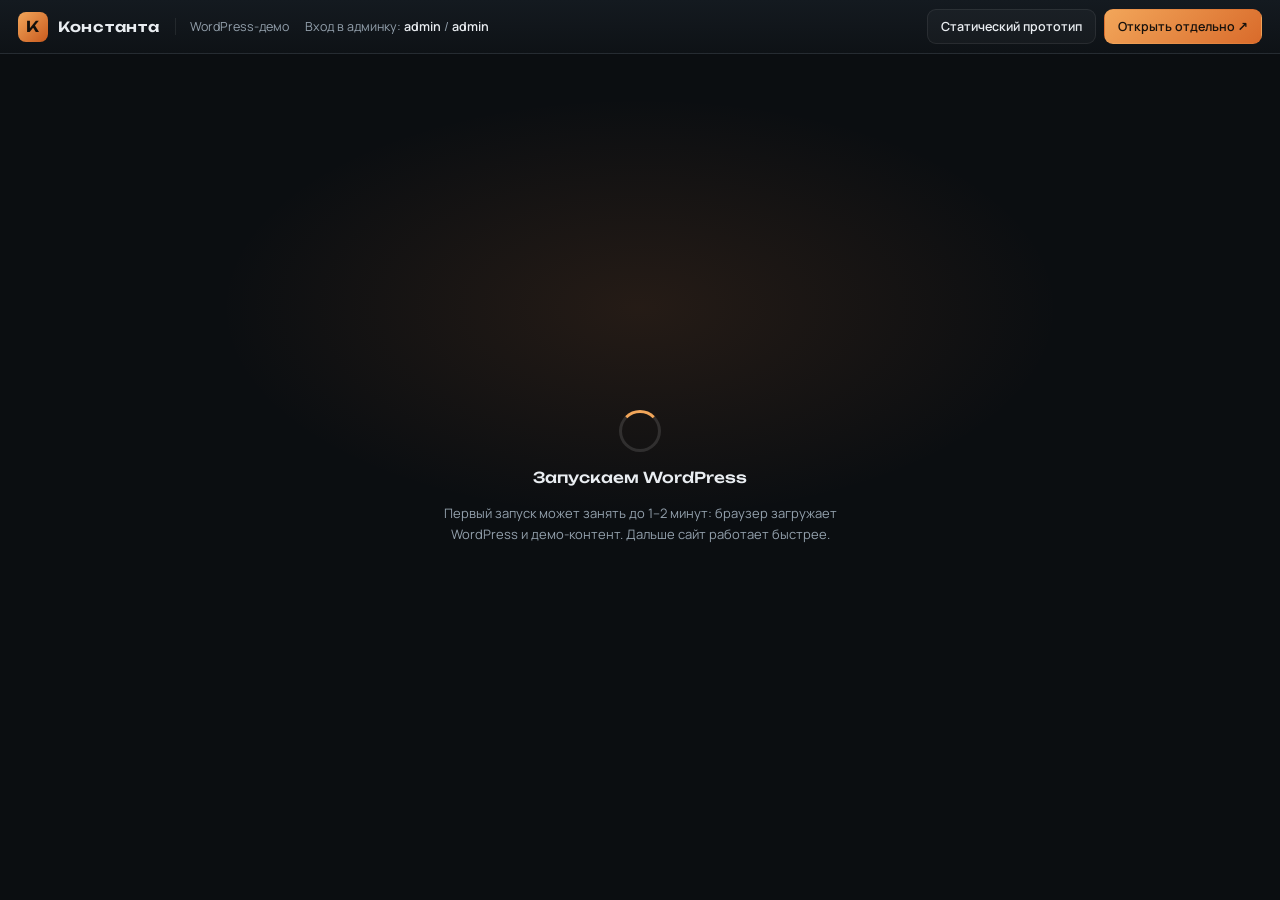
<file: index.html>
<!DOCTYPE html>
<html lang="ru">
<head>
  <meta charset="UTF-8">
  <meta name="viewport" content="width=device-width, initial-scale=1.0">
  <title>Константа — WordPress-демо</title>
  <meta name="description" content="Демонстрационный стенд WordPress-сайта «Константа»: скупка кабеля, провода, арматуры, электрики и металлопроката.">
  <meta name="theme-color" content="#0B0E11">
  <link rel="icon" href="assets/img/favicon.svg" type="image/svg+xml">
  <link rel="preconnect" href="https://fonts.googleapis.com">
  <link rel="preconnect" href="https://fonts.gstatic.com" crossorigin>
  <link href="https://fonts.googleapis.com/css2?family=Manrope:wght@400;500;600;700;800&family=Unbounded:wght@400;500;600&display=swap" rel="stylesheet">
  <style>
    :root {
      --bg: #0B0E11;
      --panel: #12171C;
      --line: rgba(255, 255, 255, .08);
      --text: #E9EDF1;
      --muted: #93A0AC;
      --accent: #E07B39;
      --accent-2: #F2A65A;
    }

    * { box-sizing: border-box; }

    html, body {
      margin: 0;
      height: 100%;
    }

    body {
      display: grid;
      grid-template-rows: auto 1fr;
      height: 100dvh;
      overflow: hidden;
      color: var(--text);
      background: var(--bg);
      font-family: Manrope, "Segoe UI", system-ui, sans-serif;
    }

    .bar {
      display: flex;
      align-items: center;
      gap: 16px;
      min-height: 54px;
      padding: 8px 18px;
      background: linear-gradient(180deg, #141A20, #0E1216);
      border-bottom: 1px solid var(--line);
      z-index: 3;
    }

    .brand {
      display: flex;
      align-items: center;
      gap: 10px;
      color: inherit;
      text-decoration: none;
      font-family: Unbounded, Manrope, sans-serif;
      font-size: 14px;
      font-weight: 600;
      letter-spacing: .05em;
      white-space: nowrap;
    }

    .mark {
      display: grid;
      place-items: center;
      width: 30px;
      height: 30px;
      border-radius: 8px;
      background: linear-gradient(135deg, var(--accent-2), #C85A1E);
      color: #14100C;
      font-family: Unbounded, sans-serif;
      font-size: 15px;
      font-weight: 600;
      line-height: 1;
    }

    .tag {
      padding-left: 14px;
      border-left: 1px solid var(--line);
      color: var(--muted);
      font-size: 12.5px;
      white-space: nowrap;
    }

    .hint {
      color: var(--muted);
      font-size: 12.5px;
      white-space: nowrap;
    }

    .hint b {
      color: var(--text);
      font-weight: 600;
    }

    .links {
      display: flex;
      align-items: center;
      gap: 8px;
      margin-left: auto;
      flex-wrap: wrap;
    }

    .btn {
      display: inline-flex;
      align-items: center;
      gap: 6px;
      padding: 8px 13px;
      border: 1px solid var(--line);
      border-radius: 9px;
      color: var(--text);
      background: rgba(255, 255, 255, .03);
      font: inherit;
      font-size: 12.5px;
      font-weight: 600;
      text-decoration: none;
      white-space: nowrap;
      transition: border-color .2s, background .2s, color .2s;
    }

    .btn:hover {
      border-color: rgba(224, 123, 57, .55);
      background: rgba(224, 123, 57, .1);
    }

    .btn--accent {
      border-color: transparent;
      background: linear-gradient(135deg, var(--accent-2), #D96B2B);
      color: #17110C;
    }

    .btn--accent:hover {
      background: linear-gradient(135deg, #FFB46F, #E07B39);
      color: #17110C;
    }

    .frame {
      position: relative;
      min-height: 0;
      background: var(--bg);
    }

    .frame iframe {
      position: absolute;
      inset: 0;
      width: 100%;
      height: 100%;
      border: 0;
      background: #fff;
    }

    .loader {
      position: absolute;
      inset: 0;
      display: grid;
      place-content: center;
      justify-items: center;
      gap: 16px;
      padding: 24px;
      text-align: center;
      background:
        radial-gradient(600px 300px at 50% 30%, rgba(224, 123, 57, .12), transparent 70%),
        var(--bg);
      z-index: 2;
      transition: opacity .35s ease, visibility .35s ease;
    }

    .loader.is-hidden {
      opacity: 0;
      visibility: hidden;
      pointer-events: none;
    }

    .spinner {
      width: 42px;
      height: 42px;
      border: 3px solid rgba(255, 255, 255, .12);
      border-top-color: var(--accent-2);
      border-radius: 50%;
      animation: spin .9s linear infinite;
    }

    .loader strong {
      font-family: Unbounded, Manrope, sans-serif;
      font-size: 15px;
      font-weight: 500;
    }

    .loader span {
      max-width: 420px;
      color: var(--muted);
      font-size: 13px;
      line-height: 1.55;
    }

    @keyframes spin {
      to { transform: rotate(360deg); }
    }

    @media (max-width: 860px) {
      .tag, .hint { display: none; }
    }

    @media (max-width: 560px) {
      .bar {
        flex-wrap: wrap;
        gap: 8px 12px;
        padding: 10px 14px;
      }

      .links {
        width: 100%;
        margin-left: 0;
      }

      .links .btn {
        flex: 1;
        justify-content: center;
      }
    }
  </style>
</head>
<body>
  <header class="bar">
    <a class="brand" href="./" aria-label="Константа — WordPress-демо">
      <span class="mark" aria-hidden="true">К</span>
      <span>Константа</span>
    </a>
    <span class="tag">WordPress-демо</span>
    <span class="hint">Вход в админку: <b>admin</b> / <b>admin</b></span>
    <nav class="links" aria-label="Действия">
      <a class="btn" href="prototype.html">Статический прототип</a>
      <a class="btn btn--accent" id="open-external" href="https://playground.wordpress.net/?blueprint-url=https%3A%2F%2Fzhibinov.github.io%2Fskupka-demo%2Fwp%2Fblueprint.json" target="_blank" rel="noopener">Открыть отдельно ↗</a>
    </nav>
  </header>

  <main class="frame">
    <div class="loader" id="loader">
      <div class="spinner" aria-hidden="true"></div>
      <strong>Запускаем WordPress</strong>
      <span>Первый запуск может занять до 1–2 минут: браузер загружает WordPress и демо-контент. Дальше сайт работает быстрее.</span>
    </div>

    <iframe
      id="wp"
      title="WordPress-сайт «Константа»"
      src="https://playground.wordpress.net/?blueprint-url=https%3A%2F%2Fzhibinov.github.io%2Fskupka-demo%2Fwp%2Fblueprint.json"
      allow="clipboard-read; clipboard-write; fullscreen"
      loading="eager"
      referrerpolicy="no-referrer-when-downgrade"
    ></iframe>
  </main>

  <script>
    (function () {
      var frame = document.getElementById('wp');
      var loader = document.getElementById('loader');
      var external = document.getElementById('open-external');
      var blueprint = 'https://zhibinov.github.io/skupka-demo/wp/blueprint.json';
      var playground = 'https://playground.wordpress.net/?blueprint-url=' + encodeURIComponent(blueprint);

      external.href = playground;

      function hideLoader() {
        loader.classList.add('is-hidden');
      }

      frame.addEventListener('load', function () {
        window.setTimeout(hideLoader, 800);
      });

      window.setTimeout(hideLoader, 12000);
    })();
  </script>
</body>
</html>
</file>
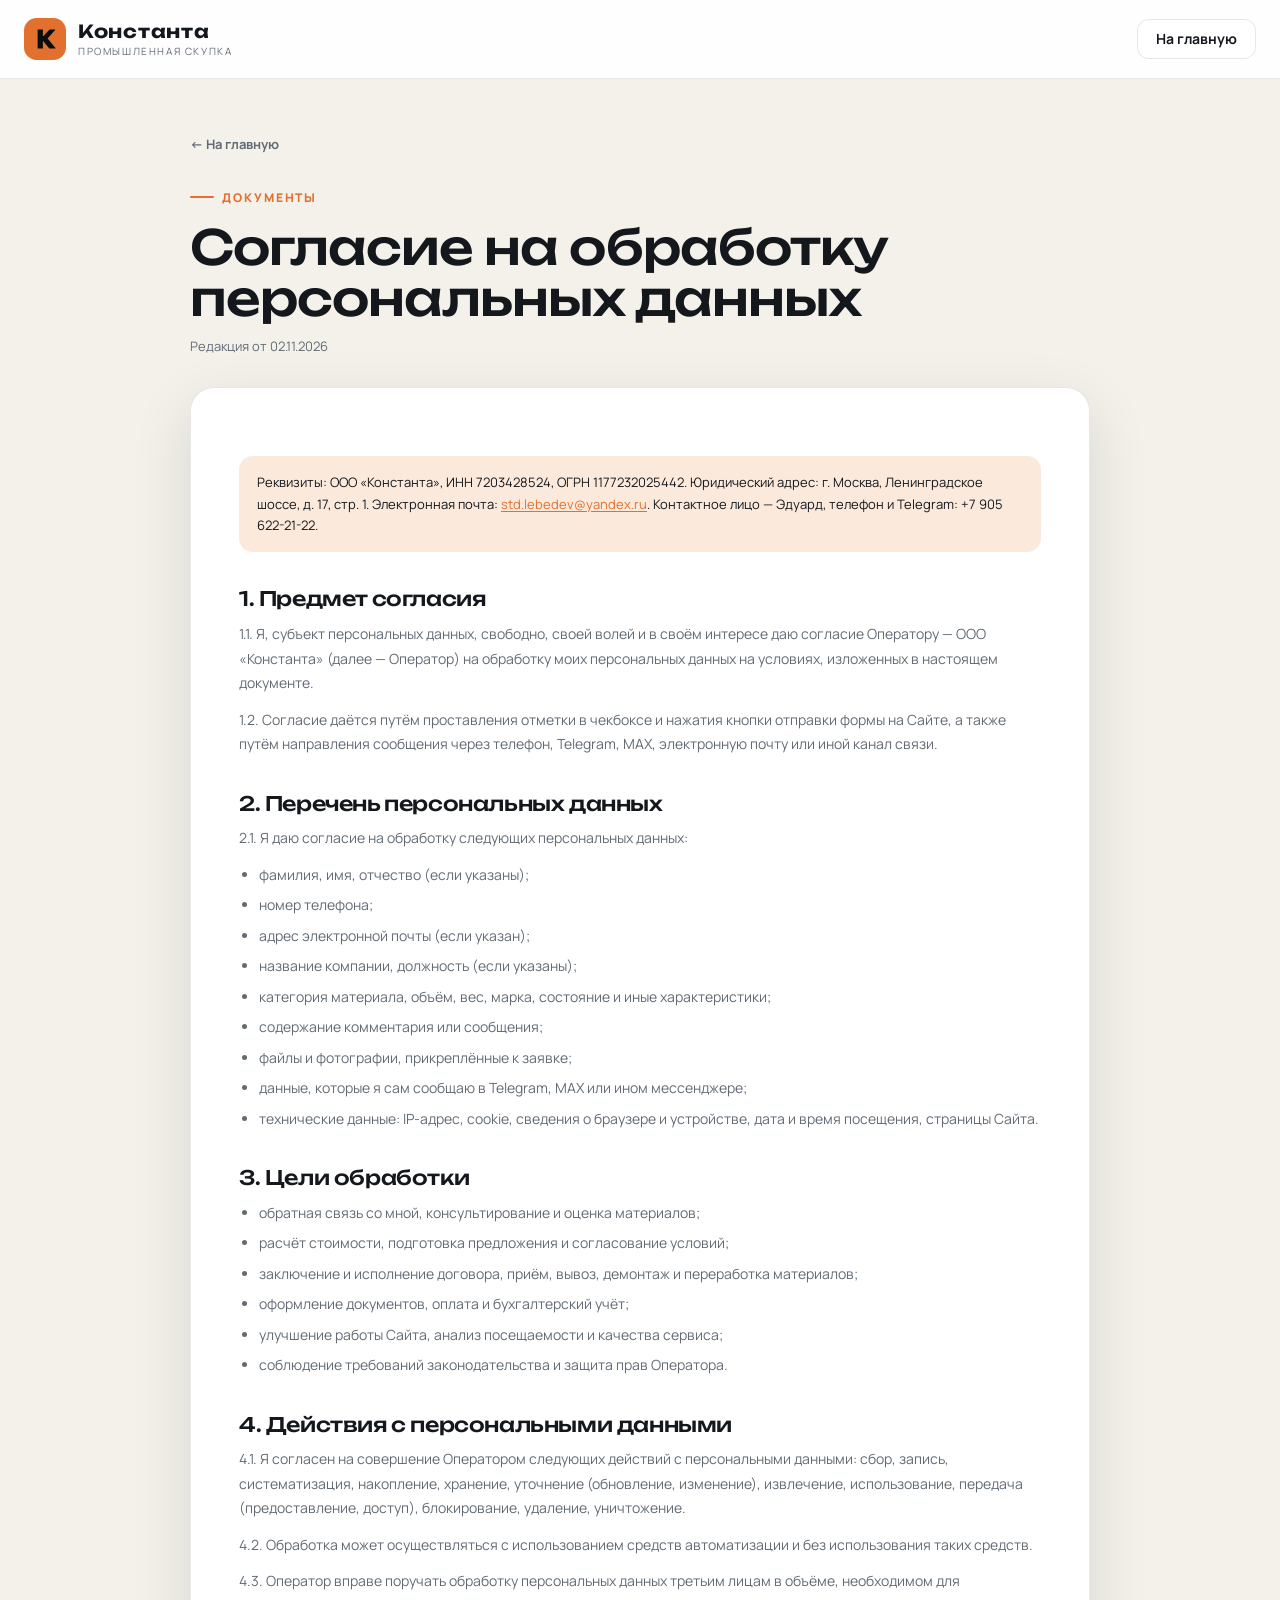
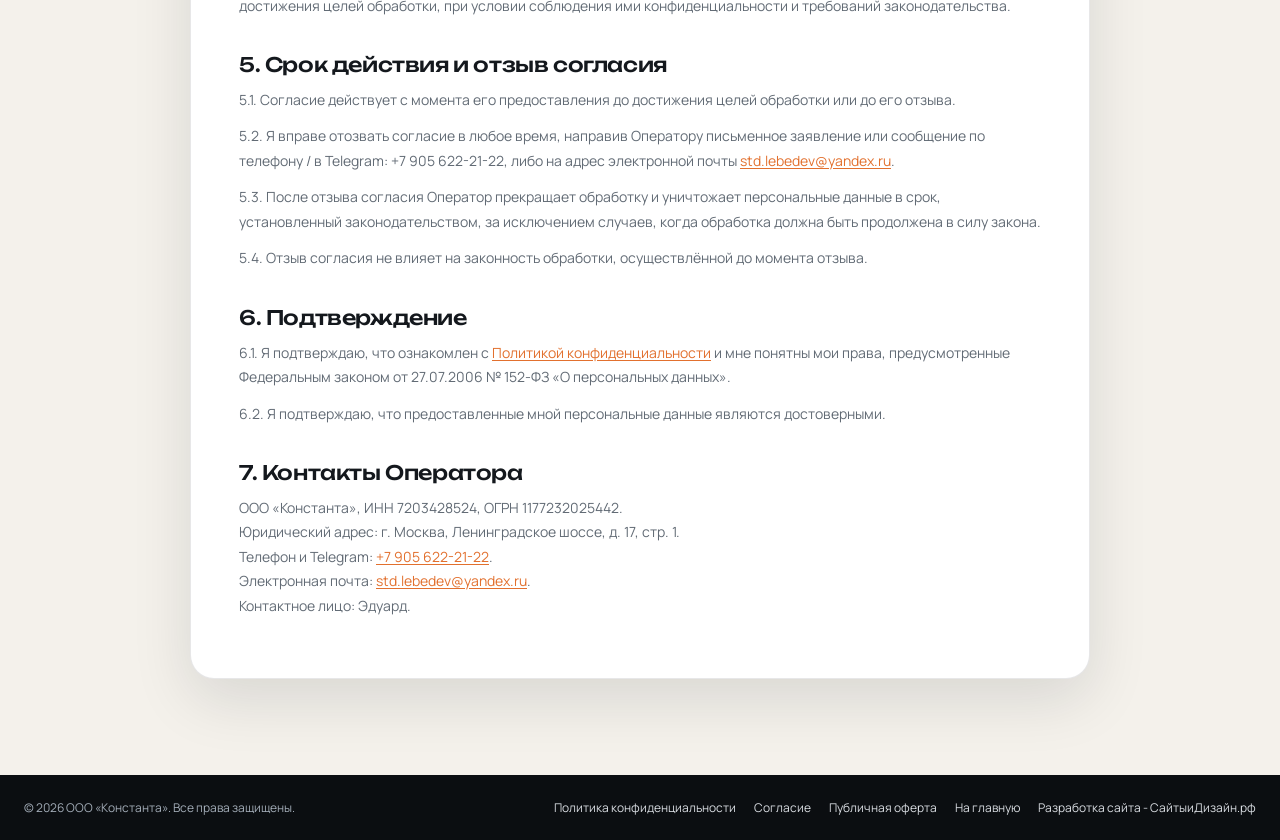
<file: consent.html>
﻿<!DOCTYPE html>
<html lang="ru">
<head>
  <meta charset="UTF-8">
  <meta name="viewport" content="width=device-width, initial-scale=1.0">
  <title>Согласие на обработку персональных данных — Константа</title>
  <meta name="description" content="Согласие на обработку персональных данных пользователей сайта Константа.">
  <meta name="theme-color" content="#0B0E11">
  <link rel="icon" href="assets/img/favicon.svg" type="image/svg+xml">
  <link rel="preconnect" href="https://fonts.googleapis.com">
  <link rel="preconnect" href="https://fonts.gstatic.com" crossorigin>
  <link href="https://fonts.googleapis.com/css2?family=Manrope:wght@400;500;600;700;800&family=Unbounded:wght@400;500;600&display=swap" rel="stylesheet">
  <link rel="stylesheet" href="assets/css/style.css">
  <link rel="stylesheet" href="assets/css/legal.css">
</head>
<body class="legal-page">

  <header class="legal-header">
    <div class="container legal-header__inner">
      <a class="logo" href="prototype.html" aria-label="Константа — на главную">
        <svg class="logo__mark" viewBox="0 0 40 40" aria-hidden="true">
          <rect width="40" height="40" rx="12" fill="#E2702E"/>
          <path d="M13 11h5v6.6L24.4 11H30l-7.5 8.6L30.4 29h-6.3l-6.1-7.4V29h-5z" fill="#0B0E11"/>
        </svg>
        <span class="logo__text"><strong>Константа</strong><small>промышленная скупка</small></span>
      </a>
      <a class="btn btn--outline btn--sm" href="prototype.html">На главную</a>
    </div>
  </header>

  <main class="legal-main">
    <div class="container legal-container">
      <a class="legal-back" href="prototype.html">← На главную</a>
      <span class="eyebrow">Документы</span>
      <h1>Согласие на обработку персональных данных</h1>
      <p class="legal-updated">Редакция от 02.11.2026</p>

      <div class="legal-content">
        <div class="legal-note">
          Реквизиты: ООО «Константа», ИНН 7203428524, ОГРН 1177232025442. Юридический адрес: г. Москва, Ленинградское шоссе, д. 17, стр. 1. Электронная почта: <a href="mailto:std.lebedev@yandex.ru">std.lebedev@yandex.ru</a>. Контактное лицо — Эдуард, телефон и Telegram: +7 905 622-21-22.
        </div>

        <h2>1. Предмет согласия</h2>
        <p>1.1. Я, субъект персональных данных, свободно, своей волей и в своём интересе даю согласие Оператору — ООО «Константа» (далее — Оператор) на обработку моих персональных данных на условиях, изложенных в настоящем документе.</p>
        <p>1.2. Согласие даётся путём проставления отметки в чекбоксе и нажатия кнопки отправки формы на Сайте, а также путём направления сообщения через телефон, Telegram, MAX, электронную почту или иной канал связи.</p>

        <h2>2. Перечень персональных данных</h2>
        <p>2.1. Я даю согласие на обработку следующих персональных данных:</p>
        <ul>
          <li>фамилия, имя, отчество (если указаны);</li>
          <li>номер телефона;</li>
          <li>адрес электронной почты (если указан);</li>
          <li>название компании, должность (если указаны);</li>
          <li>категория материала, объём, вес, марка, состояние и иные характеристики;</li>
          <li>содержание комментария или сообщения;</li>
          <li>файлы и фотографии, прикреплённые к заявке;</li>
          <li>данные, которые я сам сообщаю в Telegram, MAX или ином мессенджере;</li>
          <li>технические данные: IP-адрес, cookie, сведения о браузере и устройстве, дата и время посещения, страницы Сайта.</li>
        </ul>

        <h2>3. Цели обработки</h2>
        <ul>
          <li>обратная связь со мной, консультирование и оценка материалов;</li>
          <li>расчёт стоимости, подготовка предложения и согласование условий;</li>
          <li>заключение и исполнение договора, приём, вывоз, демонтаж и переработка материалов;</li>
          <li>оформление документов, оплата и бухгалтерский учёт;</li>
          <li>улучшение работы Сайта, анализ посещаемости и качества сервиса;</li>
          <li>соблюдение требований законодательства и защита прав Оператора.</li>
        </ul>

        <h2>4. Действия с персональными данными</h2>
        <p>4.1. Я согласен на совершение Оператором следующих действий с персональными данными: сбор, запись, систематизация, накопление, хранение, уточнение (обновление, изменение), извлечение, использование, передача (предоставление, доступ), блокирование, удаление, уничтожение.</p>
        <p>4.2. Обработка может осуществляться с использованием средств автоматизации и без использования таких средств.</p>
        <p>4.3. Оператор вправе поручать обработку персональных данных третьим лицам в объёме, необходимом для достижения целей обработки, при условии соблюдения ими конфиденциальности и требований законодательства.</p>

        <h2>5. Срок действия и отзыв согласия</h2>
        <p>5.1. Согласие действует с момента его предоставления до достижения целей обработки или до его отзыва.</p>
        <p>5.2. Я вправе отозвать согласие в любое время, направив Оператору письменное заявление или сообщение по телефону / в Telegram: +7 905 622-21-22, либо на адрес электронной почты <a href="mailto:std.lebedev@yandex.ru">std.lebedev@yandex.ru</a>.</p>
        <p>5.3. После отзыва согласия Оператор прекращает обработку и уничтожает персональные данные в срок, установленный законодательством, за исключением случаев, когда обработка должна быть продолжена в силу закона.</p>
        <p>5.4. Отзыв согласия не влияет на законность обработки, осуществлённой до момента отзыва.</p>

        <h2>6. Подтверждение</h2>
        <p>6.1. Я подтверждаю, что ознакомлен с <a href="privacy.html">Политикой конфиденциальности</a> и мне понятны мои права, предусмотренные Федеральным законом от 27.07.2006 № 152-ФЗ «О персональных данных».</p>
        <p>6.2. Я подтверждаю, что предоставленные мной персональные данные являются достоверными.</p>

        <h2>7. Контакты Оператора</h2>
        <p>ООО «Константа», ИНН 7203428524, ОГРН 1177232025442.<br>Юридический адрес: г. Москва, Ленинградское шоссе, д. 17, стр. 1.<br>Телефон и Telegram: <a href="tel:+79056222122">+7 905 622-21-22</a>.<br>Электронная почта: <a href="mailto:std.lebedev@yandex.ru">std.lebedev@yandex.ru</a>.<br>Контактное лицо: Эдуард.</p>
      </div>
    </div>
  </main>

  <footer class="legal-footer">
    <div class="container legal-footer__inner">
      <span>© 2026 ООО «Константа». Все права защищены.</span>
      <nav aria-label="Документы">
        <a href="privacy.html">Политика конфиденциальности</a>
        <a href="consent.html">Согласие</a>
        <a href="offer.html">Публичная оферта</a>
        <a href="prototype.html">На главную</a>
        <a href="http://sitesanddesign.ru/" target="_blank" rel="noopener">Разработка сайта - СайтыиДизайн.рф</a>
      </nav>
    </div>
  </footer>

</body>
</html>
</file>
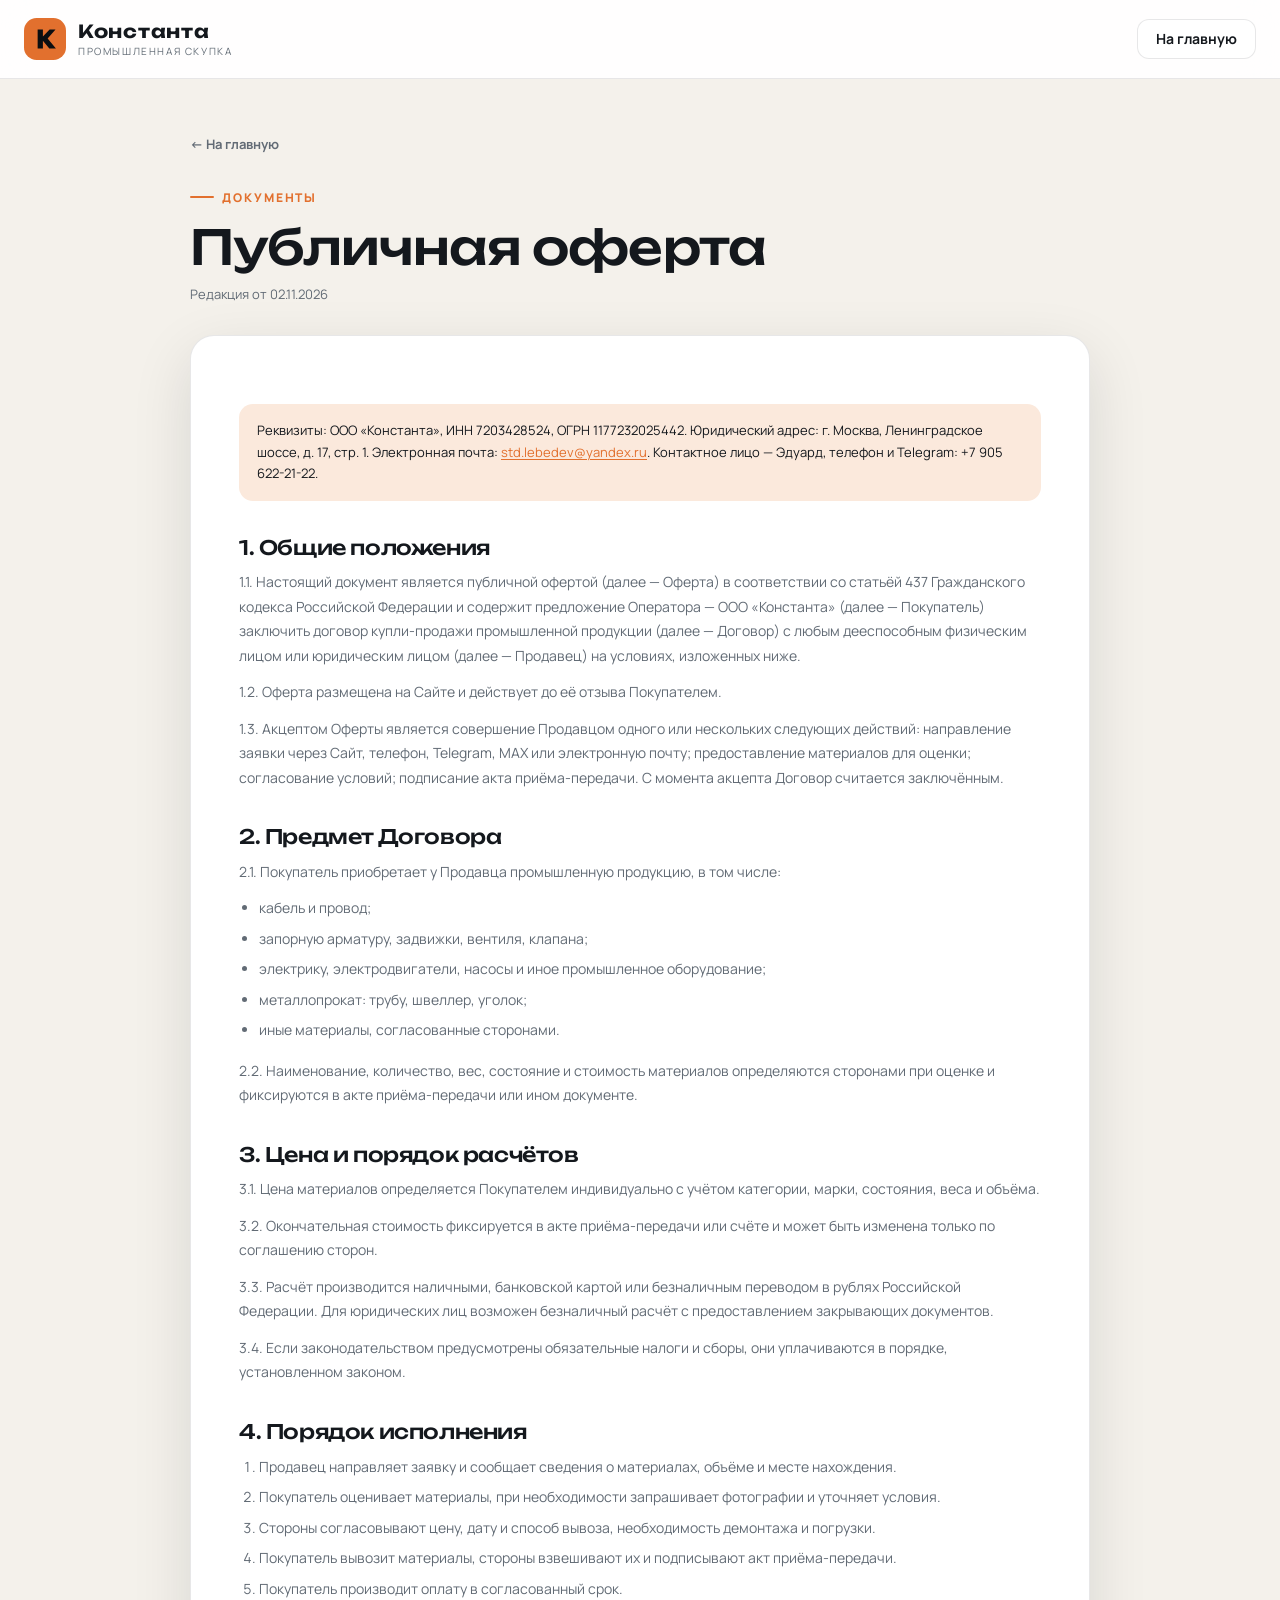
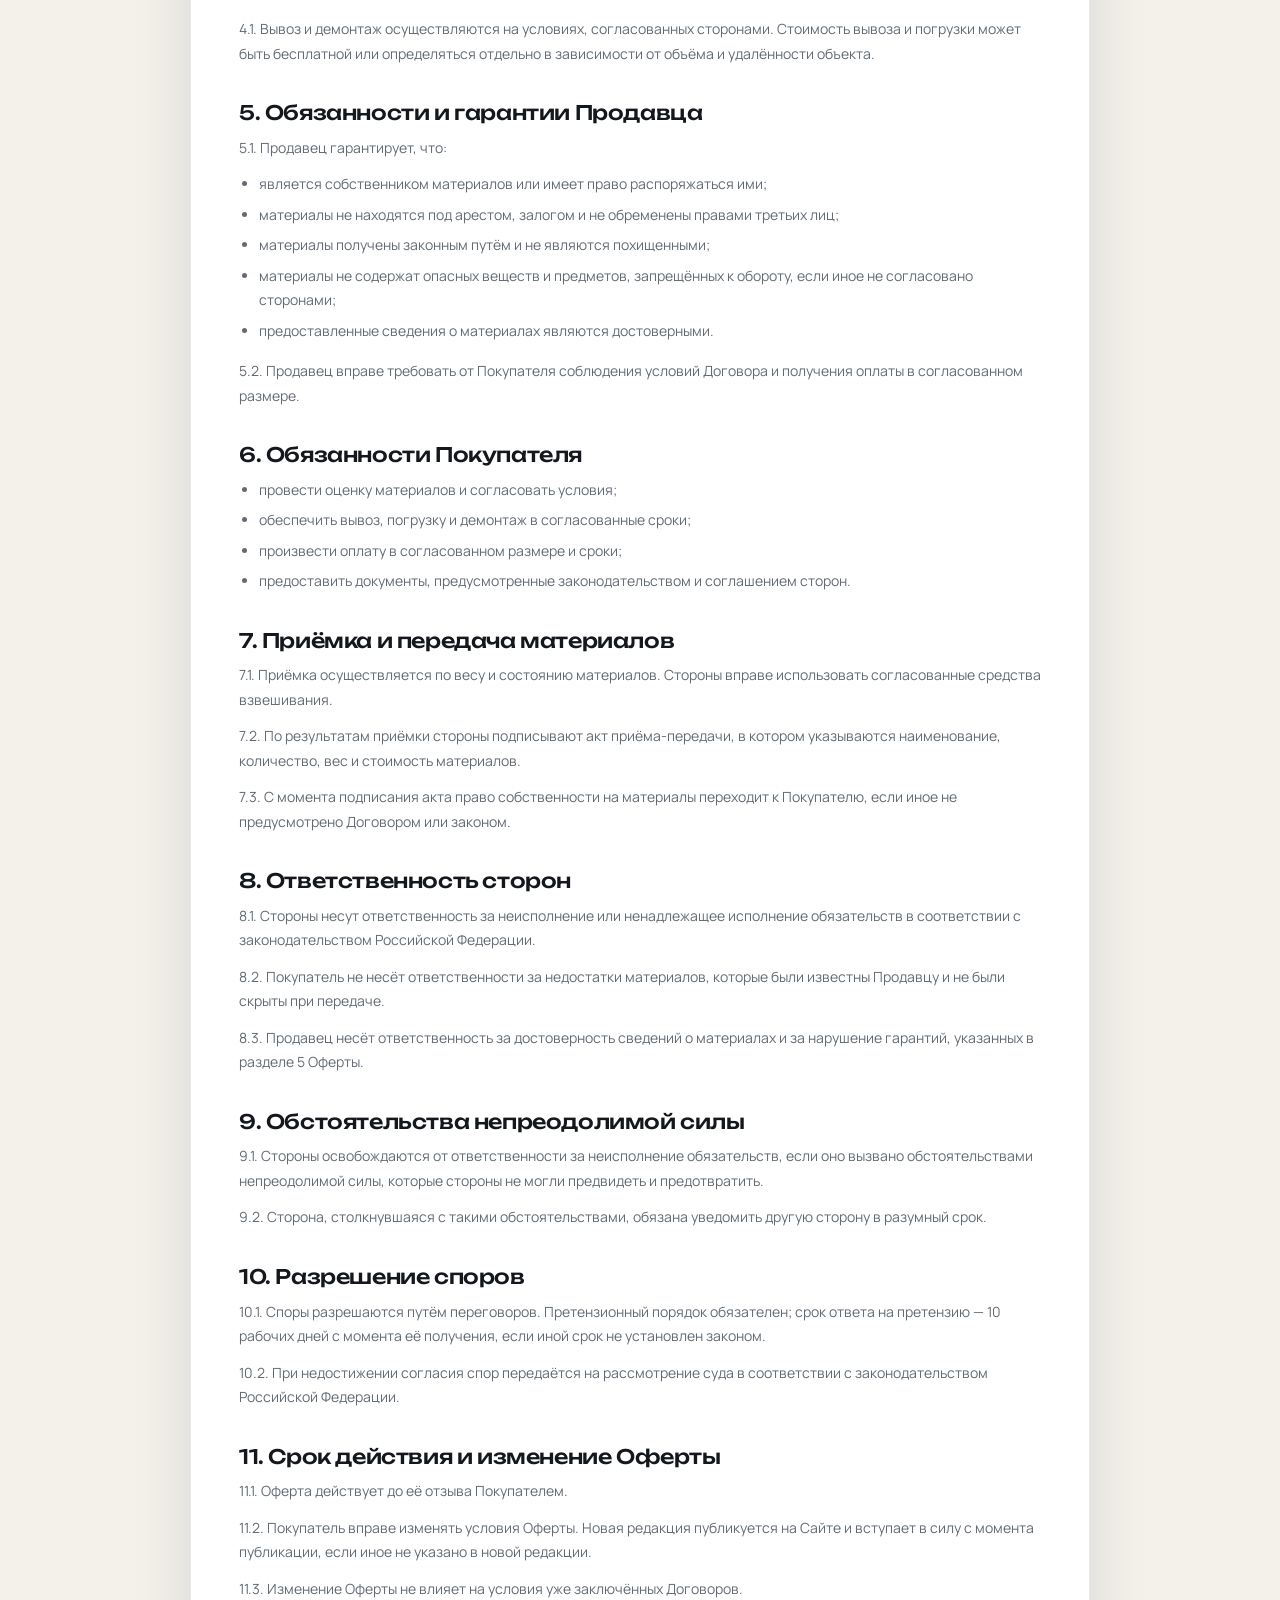
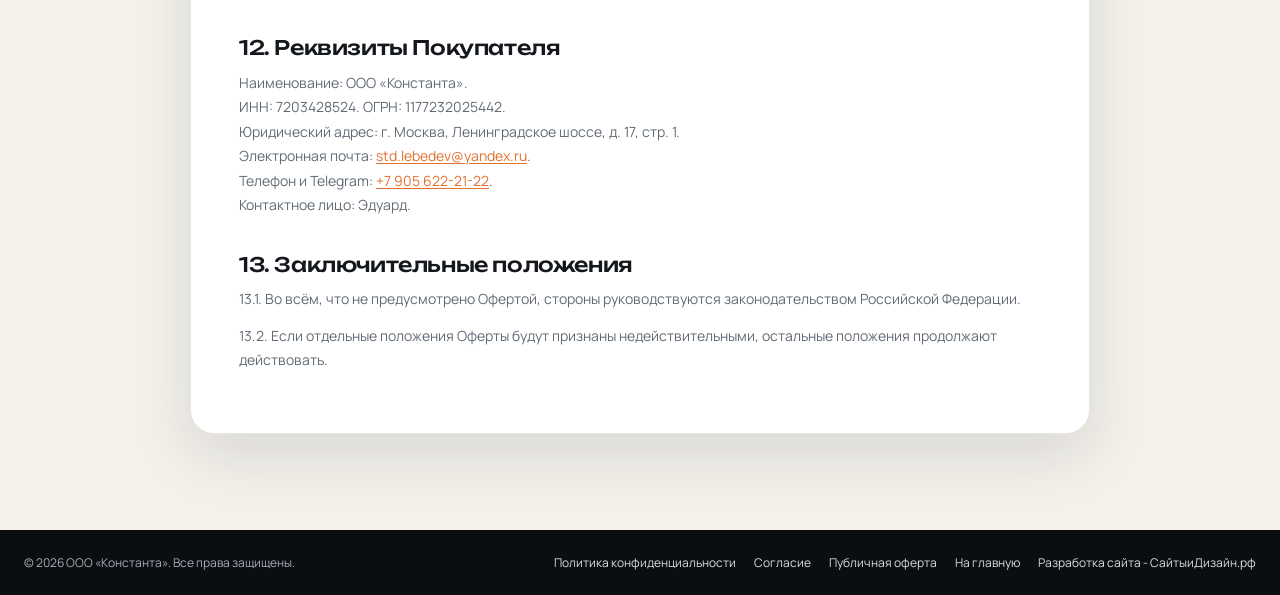
<file: offer.html>
﻿<!DOCTYPE html>
<html lang="ru">
<head>
  <meta charset="UTF-8">
  <meta name="viewport" content="width=device-width, initial-scale=1.0">
  <title>Публичная оферта — Константа</title>
  <meta name="description" content="Публичная оферта о заключении договора купли-продажи промышленной продукции Константа.">
  <meta name="theme-color" content="#0B0E11">
  <link rel="icon" href="assets/img/favicon.svg" type="image/svg+xml">
  <link rel="preconnect" href="https://fonts.googleapis.com">
  <link rel="preconnect" href="https://fonts.gstatic.com" crossorigin>
  <link href="https://fonts.googleapis.com/css2?family=Manrope:wght@400;500;600;700;800&family=Unbounded:wght@400;500;600&display=swap" rel="stylesheet">
  <link rel="stylesheet" href="assets/css/style.css">
  <link rel="stylesheet" href="assets/css/legal.css">
</head>
<body class="legal-page">

  <header class="legal-header">
    <div class="container legal-header__inner">
      <a class="logo" href="prototype.html" aria-label="Константа — на главную">
        <svg class="logo__mark" viewBox="0 0 40 40" aria-hidden="true">
          <rect width="40" height="40" rx="12" fill="#E2702E"/>
          <path d="M13 11h5v6.6L24.4 11H30l-7.5 8.6L30.4 29h-6.3l-6.1-7.4V29h-5z" fill="#0B0E11"/>
        </svg>
        <span class="logo__text"><strong>Константа</strong><small>промышленная скупка</small></span>
      </a>
      <a class="btn btn--outline btn--sm" href="prototype.html">На главную</a>
    </div>
  </header>

  <main class="legal-main">
    <div class="container legal-container">
      <a class="legal-back" href="prototype.html">← На главную</a>
      <span class="eyebrow">Документы</span>
      <h1>Публичная оферта</h1>
      <p class="legal-updated">Редакция от 02.11.2026</p>

      <div class="legal-content">
        <div class="legal-note">
          Реквизиты: ООО «Константа», ИНН 7203428524, ОГРН 1177232025442. Юридический адрес: г. Москва, Ленинградское шоссе, д. 17, стр. 1. Электронная почта: <a href="mailto:std.lebedev@yandex.ru">std.lebedev@yandex.ru</a>. Контактное лицо — Эдуард, телефон и Telegram: +7 905 622-21-22.
        </div>

        <h2>1. Общие положения</h2>
        <p>1.1. Настоящий документ является публичной офертой (далее — Оферта) в соответствии со статьёй 437 Гражданского кодекса Российской Федерации и содержит предложение Оператора — ООО «Константа» (далее — Покупатель) заключить договор купли-продажи промышленной продукции (далее — Договор) с любым дееспособным физическим лицом или юридическим лицом (далее — Продавец) на условиях, изложенных ниже.</p>
        <p>1.2. Оферта размещена на Сайте и действует до её отзыва Покупателем.</p>
        <p>1.3. Акцептом Оферты является совершение Продавцом одного или нескольких следующих действий: направление заявки через Сайт, телефон, Telegram, MAX или электронную почту; предоставление материалов для оценки; согласование условий; подписание акта приёма-передачи. С момента акцепта Договор считается заключённым.</p>

        <h2>2. Предмет Договора</h2>
        <p>2.1. Покупатель приобретает у Продавца промышленную продукцию, в том числе:</p>
        <ul>
          <li>кабель и провод;</li>
          <li>запорную арматуру, задвижки, вентиля, клапана;</li>
          <li>электрику, электродвигатели, насосы и иное промышленное оборудование;</li>
          <li>металлопрокат: трубу, швеллер, уголок;</li>
          <li>иные материалы, согласованные сторонами.</li>
        </ul>
        <p>2.2. Наименование, количество, вес, состояние и стоимость материалов определяются сторонами при оценке и фиксируются в акте приёма-передачи или ином документе.</p>

        <h2>3. Цена и порядок расчётов</h2>
        <p>3.1. Цена материалов определяется Покупателем индивидуально с учётом категории, марки, состояния, веса и объёма.</p>
        <p>3.2. Окончательная стоимость фиксируется в акте приёма-передачи или счёте и может быть изменена только по соглашению сторон.</p>
        <p>3.3. Расчёт производится наличными, банковской картой или безналичным переводом в рублях Российской Федерации. Для юридических лиц возможен безналичный расчёт с предоставлением закрывающих документов.</p>
        <p>3.4. Если законодательством предусмотрены обязательные налоги и сборы, они уплачиваются в порядке, установленном законом.</p>

        <h2>4. Порядок исполнения</h2>
        <ol>
          <li>Продавец направляет заявку и сообщает сведения о материалах, объёме и месте нахождения.</li>
          <li>Покупатель оценивает материалы, при необходимости запрашивает фотографии и уточняет условия.</li>
          <li>Стороны согласовывают цену, дату и способ вывоза, необходимость демонтажа и погрузки.</li>
          <li>Покупатель вывозит материалы, стороны взвешивают их и подписывают акт приёма-передачи.</li>
          <li>Покупатель производит оплату в согласованный срок.</li>
        </ol>
        <p>4.1. Вывоз и демонтаж осуществляются на условиях, согласованных сторонами. Стоимость вывоза и погрузки может быть бесплатной или определяться отдельно в зависимости от объёма и удалённости объекта.</p>

        <h2>5. Обязанности и гарантии Продавца</h2>
        <p>5.1. Продавец гарантирует, что:</p>
        <ul>
          <li>является собственником материалов или имеет право распоряжаться ими;</li>
          <li>материалы не находятся под арестом, залогом и не обременены правами третьих лиц;</li>
          <li>материалы получены законным путём и не являются похищенными;</li>
          <li>материалы не содержат опасных веществ и предметов, запрещённых к обороту, если иное не согласовано сторонами;</li>
          <li>предоставленные сведения о материалах являются достоверными.</li>
        </ul>
        <p>5.2. Продавец вправе требовать от Покупателя соблюдения условий Договора и получения оплаты в согласованном размере.</p>

        <h2>6. Обязанности Покупателя</h2>
        <ul>
          <li>провести оценку материалов и согласовать условия;</li>
          <li>обеспечить вывоз, погрузку и демонтаж в согласованные сроки;</li>
          <li>произвести оплату в согласованном размере и сроки;</li>
          <li>предоставить документы, предусмотренные законодательством и соглашением сторон.</li>
        </ul>

        <h2>7. Приёмка и передача материалов</h2>
        <p>7.1. Приёмка осуществляется по весу и состоянию материалов. Стороны вправе использовать согласованные средства взвешивания.</p>
        <p>7.2. По результатам приёмки стороны подписывают акт приёма-передачи, в котором указываются наименование, количество, вес и стоимость материалов.</p>
        <p>7.3. С момента подписания акта право собственности на материалы переходит к Покупателю, если иное не предусмотрено Договором или законом.</p>

        <h2>8. Ответственность сторон</h2>
        <p>8.1. Стороны несут ответственность за неисполнение или ненадлежащее исполнение обязательств в соответствии с законодательством Российской Федерации.</p>
        <p>8.2. Покупатель не несёт ответственности за недостатки материалов, которые были известны Продавцу и не были скрыты при передаче.</p>
        <p>8.3. Продавец несёт ответственность за достоверность сведений о материалах и за нарушение гарантий, указанных в разделе 5 Оферты.</p>

        <h2>9. Обстоятельства непреодолимой силы</h2>
        <p>9.1. Стороны освобождаются от ответственности за неисполнение обязательств, если оно вызвано обстоятельствами непреодолимой силы, которые стороны не могли предвидеть и предотвратить.</p>
        <p>9.2. Сторона, столкнувшаяся с такими обстоятельствами, обязана уведомить другую сторону в разумный срок.</p>

        <h2>10. Разрешение споров</h2>
        <p>10.1. Споры разрешаются путём переговоров. Претензионный порядок обязателен; срок ответа на претензию — 10 рабочих дней с момента её получения, если иной срок не установлен законом.</p>
        <p>10.2. При недостижении согласия спор передаётся на рассмотрение суда в соответствии с законодательством Российской Федерации.</p>

        <h2>11. Срок действия и изменение Оферты</h2>
        <p>11.1. Оферта действует до её отзыва Покупателем.</p>
        <p>11.2. Покупатель вправе изменять условия Оферты. Новая редакция публикуется на Сайте и вступает в силу с момента публикации, если иное не указано в новой редакции.</p>
        <p>11.3. Изменение Оферты не влияет на условия уже заключённых Договоров.</p>

        <h2>12. Реквизиты Покупателя</h2>
        <p>Наименование: ООО «Константа».<br>ИНН: 7203428524. ОГРН: 1177232025442.<br>Юридический адрес: г. Москва, Ленинградское шоссе, д. 17, стр. 1.<br>Электронная почта: <a href="mailto:std.lebedev@yandex.ru">std.lebedev@yandex.ru</a>.<br>Телефон и Telegram: <a href="tel:+79056222122">+7 905 622-21-22</a>.<br>Контактное лицо: Эдуард.</p>

        <h2>13. Заключительные положения</h2>
        <p>13.1. Во всём, что не предусмотрено Офертой, стороны руководствуются законодательством Российской Федерации.</p>
        <p>13.2. Если отдельные положения Оферты будут признаны недействительными, остальные положения продолжают действовать.</p>
      </div>
    </div>
  </main>

  <footer class="legal-footer">
    <div class="container legal-footer__inner">
      <span>© 2026 ООО «Константа». Все права защищены.</span>
      <nav aria-label="Документы">
        <a href="privacy.html">Политика конфиденциальности</a>
        <a href="consent.html">Согласие</a>
        <a href="offer.html">Публичная оферта</a>
        <a href="prototype.html">На главную</a>
        <a href="http://sitesanddesign.ru/" target="_blank" rel="noopener">Разработка сайта - СайтыиДизайн.рф</a>
      </nav>
    </div>
  </footer>

</body>
</html>
</file>
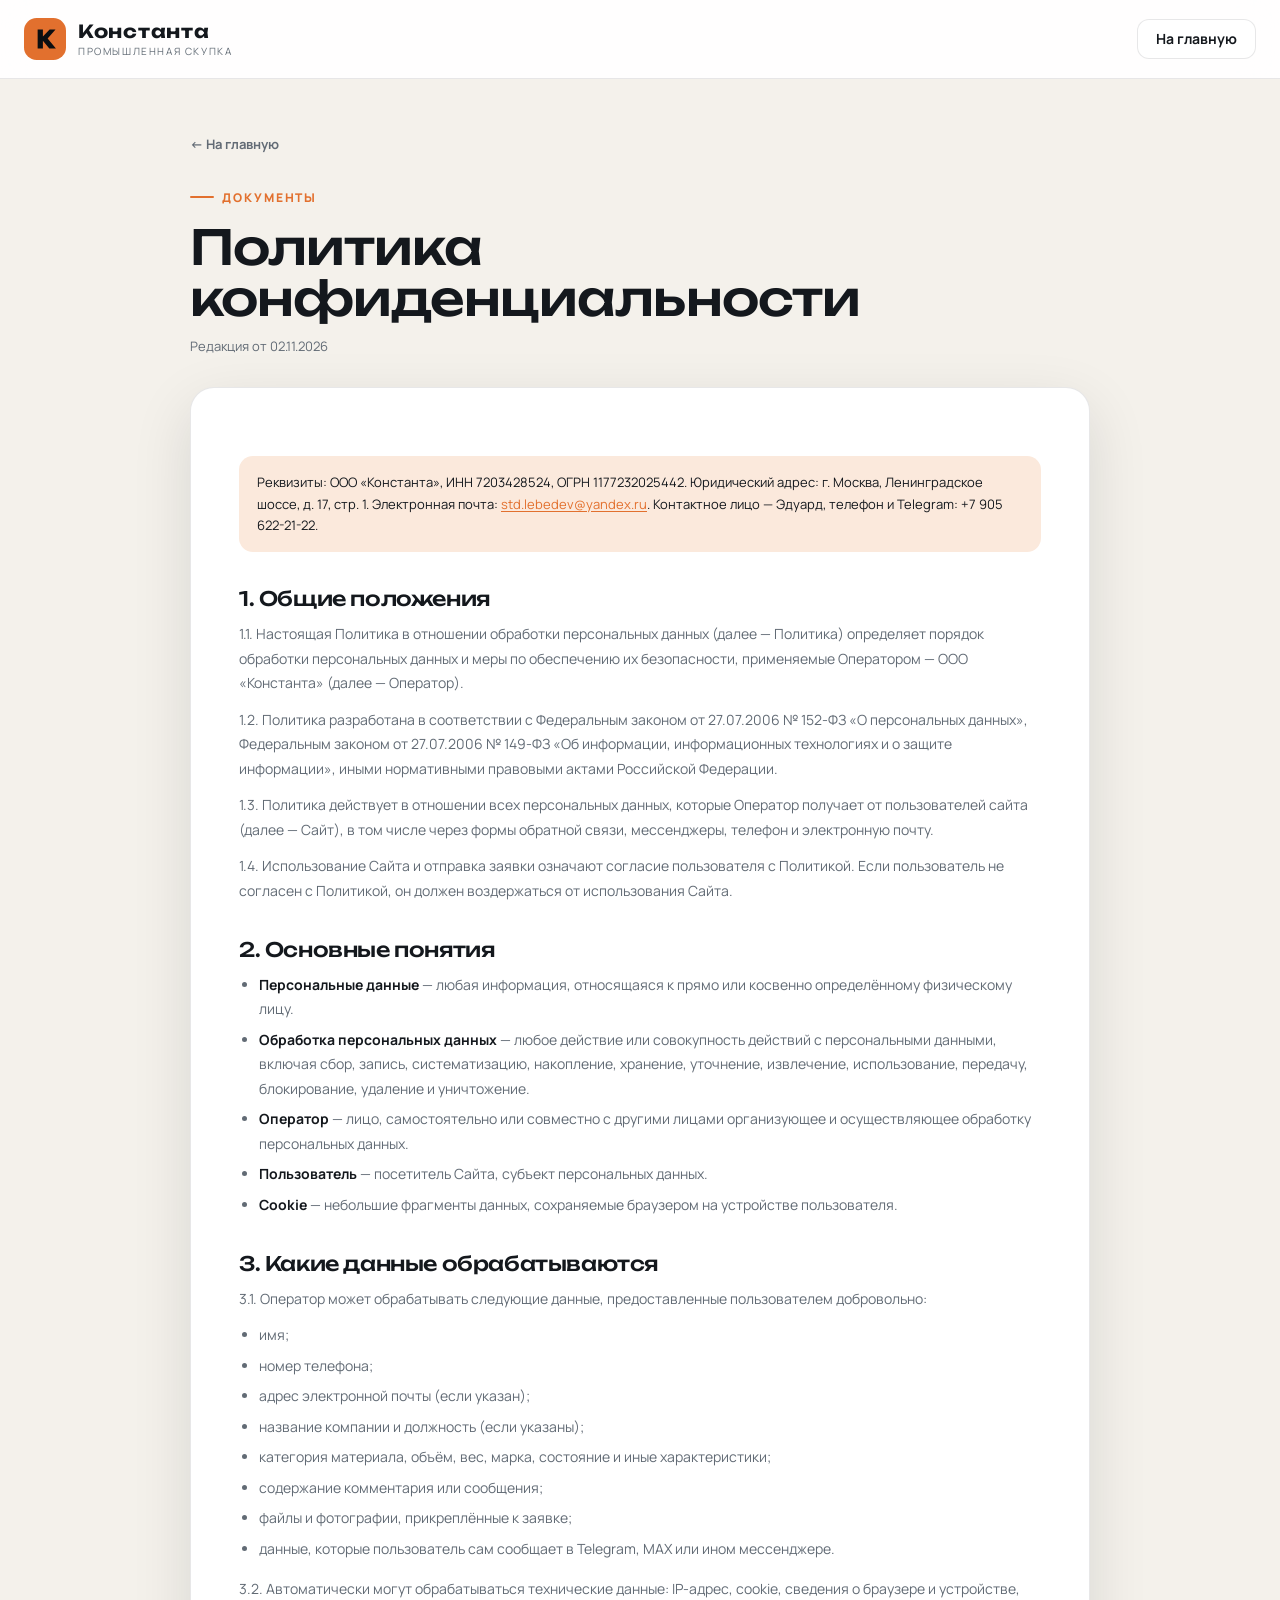
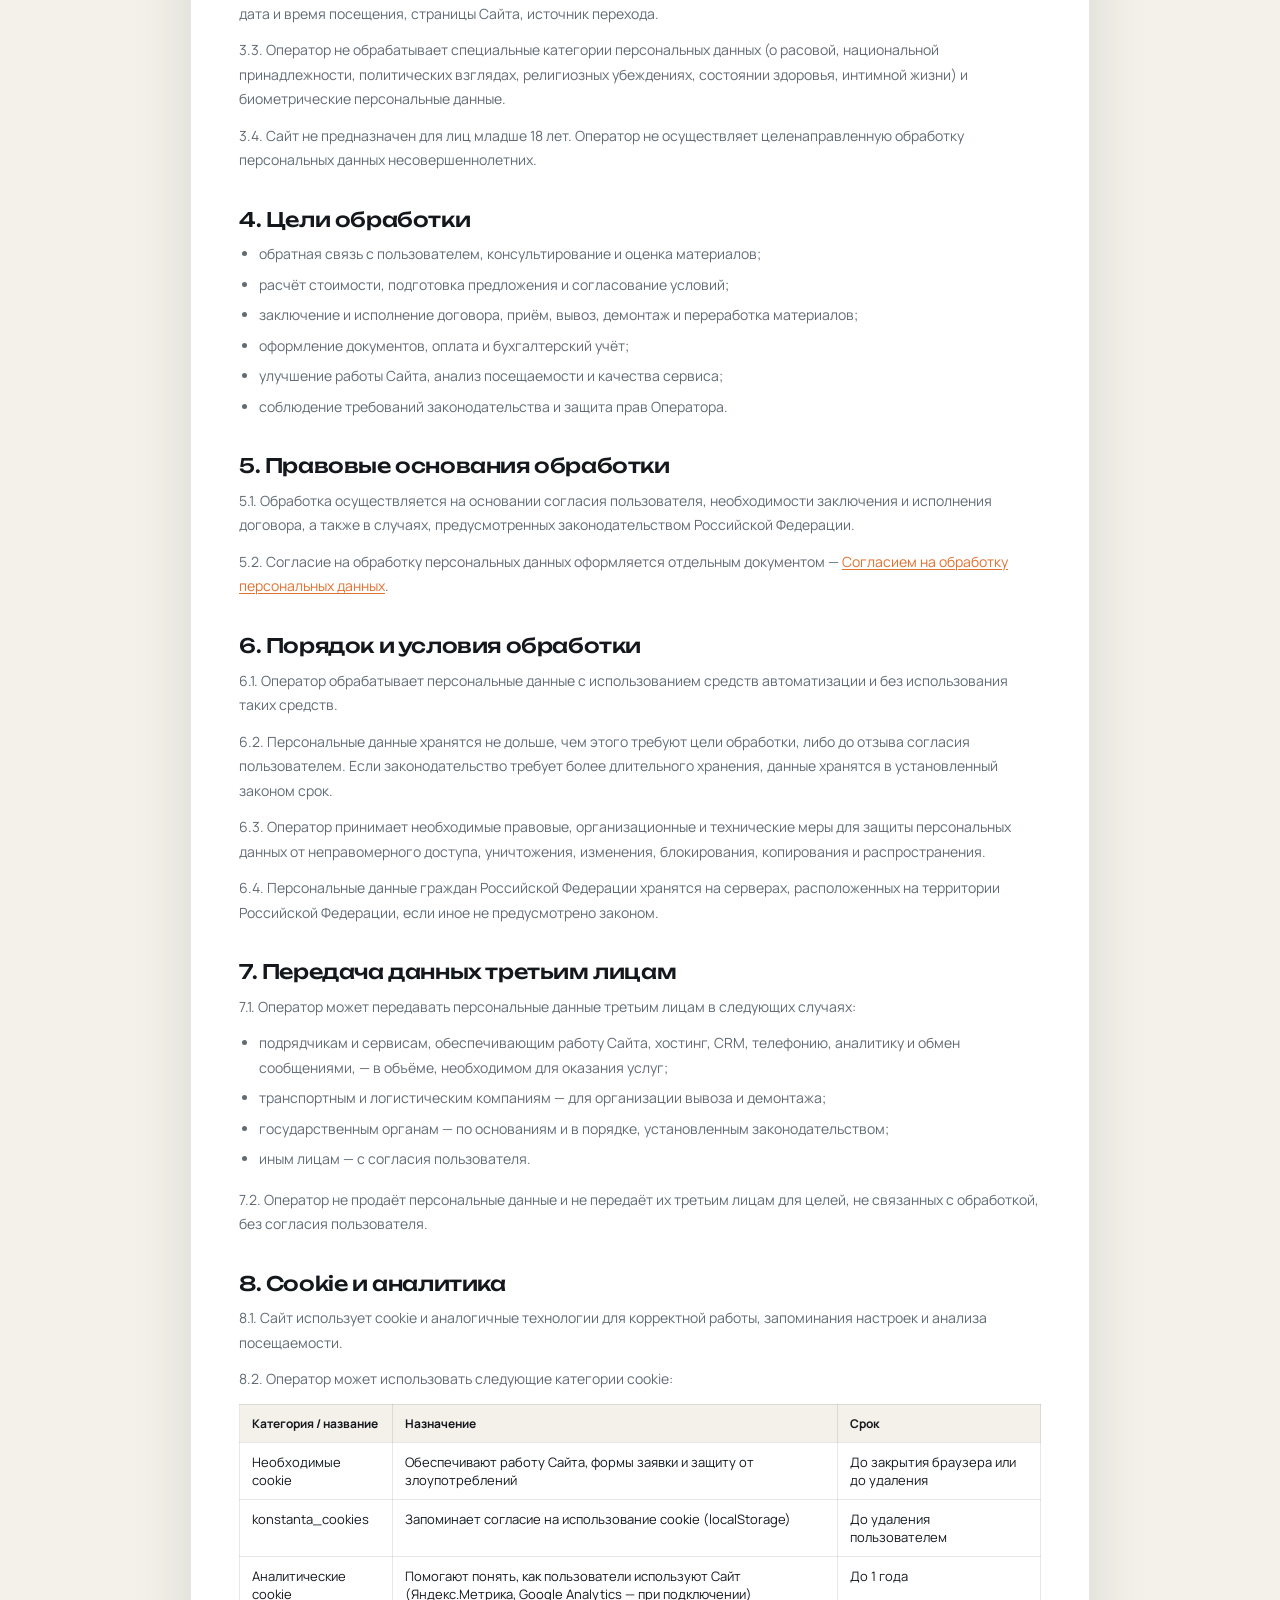
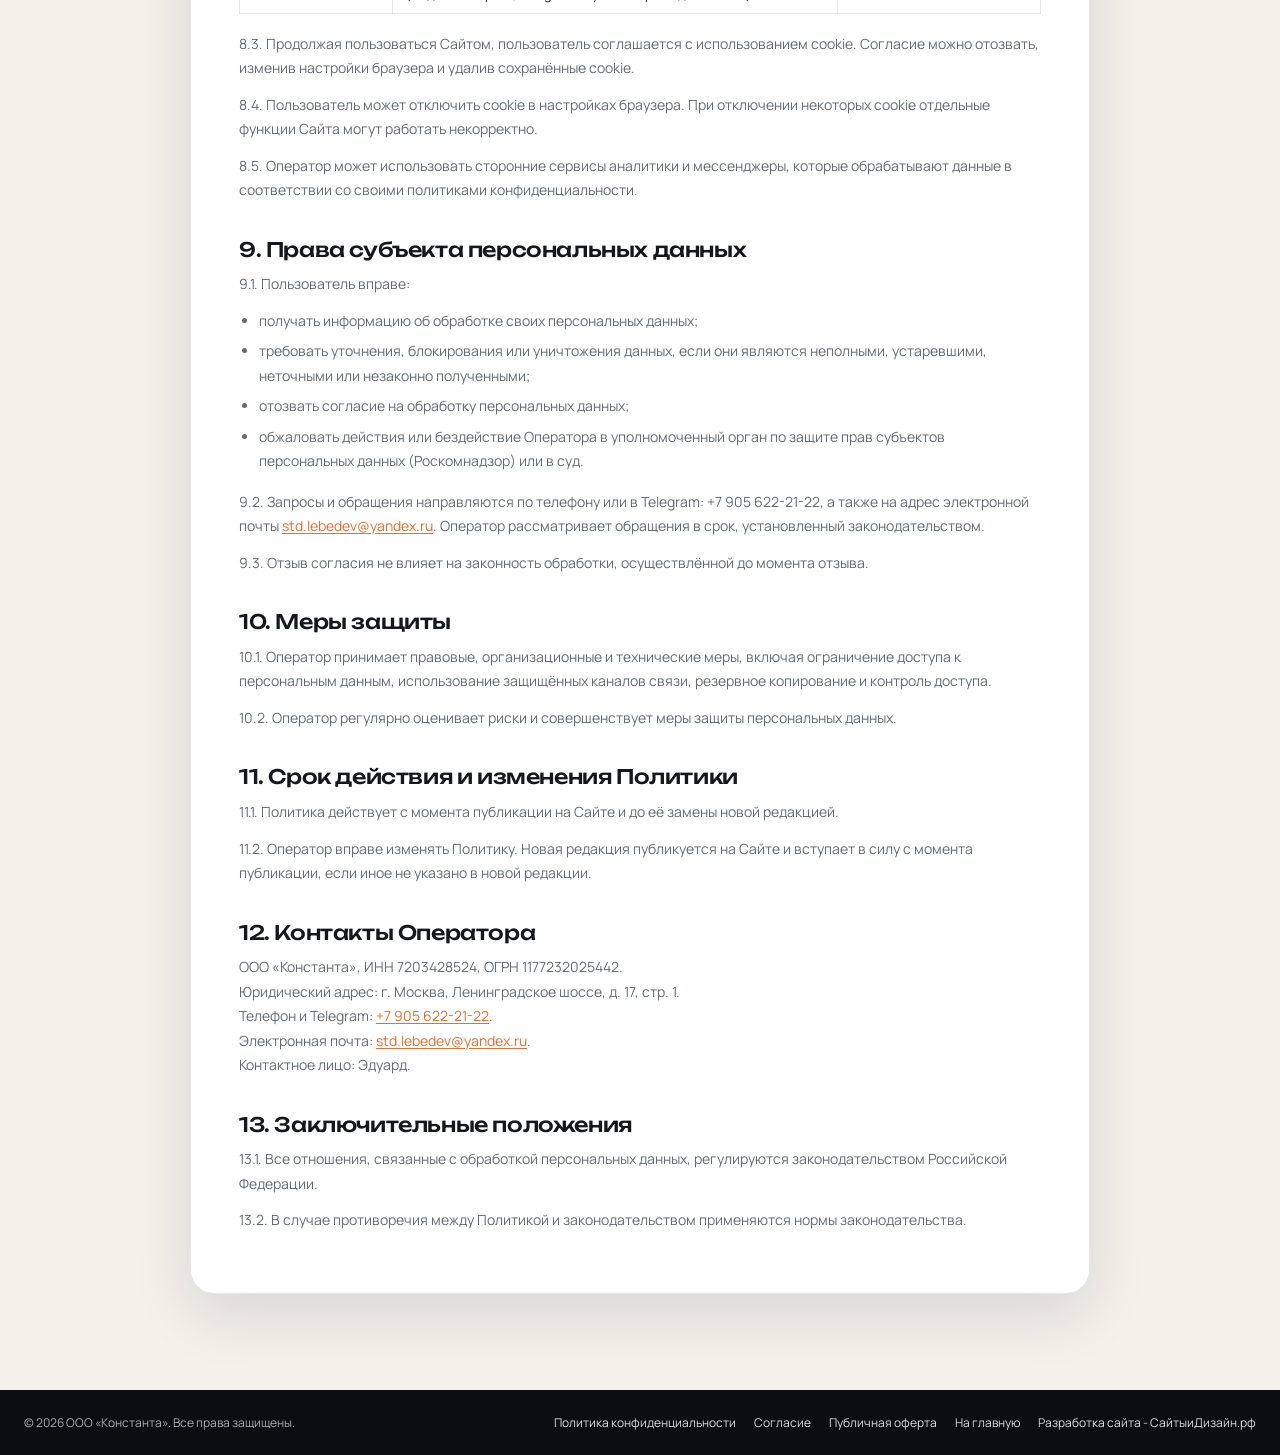
<file: privacy.html>
﻿<!DOCTYPE html>
<html lang="ru">
<head>
  <meta charset="UTF-8">
  <meta name="viewport" content="width=device-width, initial-scale=1.0">
  <title>Политика конфиденциальности — Константа</title>
  <meta name="description" content="Политика в отношении обработки персональных данных и использования cookie на сайте Константа.">
  <meta name="theme-color" content="#0B0E11">
  <link rel="icon" href="assets/img/favicon.svg" type="image/svg+xml">
  <link rel="preconnect" href="https://fonts.googleapis.com">
  <link rel="preconnect" href="https://fonts.gstatic.com" crossorigin>
  <link href="https://fonts.googleapis.com/css2?family=Manrope:wght@400;500;600;700;800&family=Unbounded:wght@400;500;600&display=swap" rel="stylesheet">
  <link rel="stylesheet" href="assets/css/style.css">
  <link rel="stylesheet" href="assets/css/legal.css">
</head>
<body class="legal-page">

  <header class="legal-header">
    <div class="container legal-header__inner">
      <a class="logo" href="prototype.html" aria-label="Константа — на главную">
        <svg class="logo__mark" viewBox="0 0 40 40" aria-hidden="true">
          <rect width="40" height="40" rx="12" fill="#E2702E"/>
          <path d="M13 11h5v6.6L24.4 11H30l-7.5 8.6L30.4 29h-6.3l-6.1-7.4V29h-5z" fill="#0B0E11"/>
        </svg>
        <span class="logo__text"><strong>Константа</strong><small>промышленная скупка</small></span>
      </a>
      <a class="btn btn--outline btn--sm" href="prototype.html">На главную</a>
    </div>
  </header>

  <main class="legal-main">
    <div class="container legal-container">
      <a class="legal-back" href="prototype.html">← На главную</a>
      <span class="eyebrow">Документы</span>
      <h1>Политика конфиденциальности</h1>
      <p class="legal-updated">Редакция от 02.11.2026</p>

      <div class="legal-content">
        <div class="legal-note">
          Реквизиты: ООО «Константа», ИНН 7203428524, ОГРН 1177232025442. Юридический адрес: г. Москва, Ленинградское шоссе, д. 17, стр. 1. Электронная почта: <a href="mailto:std.lebedev@yandex.ru">std.lebedev@yandex.ru</a>. Контактное лицо — Эдуард, телефон и Telegram: +7 905 622-21-22.
        </div>

        <h2>1. Общие положения</h2>
        <p>1.1. Настоящая Политика в отношении обработки персональных данных (далее — Политика) определяет порядок обработки персональных данных и меры по обеспечению их безопасности, применяемые Оператором — ООО «Константа» (далее — Оператор).</p>
        <p>1.2. Политика разработана в соответствии с Федеральным законом от 27.07.2006 № 152-ФЗ «О персональных данных», Федеральным законом от 27.07.2006 № 149-ФЗ «Об информации, информационных технологиях и о защите информации», иными нормативными правовыми актами Российской Федерации.</p>
        <p>1.3. Политика действует в отношении всех персональных данных, которые Оператор получает от пользователей сайта (далее — Сайт), в том числе через формы обратной связи, мессенджеры, телефон и электронную почту.</p>
        <p>1.4. Использование Сайта и отправка заявки означают согласие пользователя с Политикой. Если пользователь не согласен с Политикой, он должен воздержаться от использования Сайта.</p>

        <h2>2. Основные понятия</h2>
        <ul>
          <li><strong>Персональные данные</strong> — любая информация, относящаяся к прямо или косвенно определённому физическому лицу.</li>
          <li><strong>Обработка персональных данных</strong> — любое действие или совокупность действий с персональными данными, включая сбор, запись, систематизацию, накопление, хранение, уточнение, извлечение, использование, передачу, блокирование, удаление и уничтожение.</li>
          <li><strong>Оператор</strong> — лицо, самостоятельно или совместно с другими лицами организующее и осуществляющее обработку персональных данных.</li>
          <li><strong>Пользователь</strong> — посетитель Сайта, субъект персональных данных.</li>
          <li><strong>Cookie</strong> — небольшие фрагменты данных, сохраняемые браузером на устройстве пользователя.</li>
        </ul>

        <h2>3. Какие данные обрабатываются</h2>
        <p>3.1. Оператор может обрабатывать следующие данные, предоставленные пользователем добровольно:</p>
        <ul>
          <li>имя;</li>
          <li>номер телефона;</li>
          <li>адрес электронной почты (если указан);</li>
          <li>название компании и должность (если указаны);</li>
          <li>категория материала, объём, вес, марка, состояние и иные характеристики;</li>
          <li>содержание комментария или сообщения;</li>
          <li>файлы и фотографии, прикреплённые к заявке;</li>
          <li>данные, которые пользователь сам сообщает в Telegram, MAX или ином мессенджере.</li>
        </ul>
        <p>3.2. Автоматически могут обрабатываться технические данные: IP-адрес, cookie, сведения о браузере и устройстве, дата и время посещения, страницы Сайта, источник перехода.</p>
        <p>3.3. Оператор не обрабатывает специальные категории персональных данных (о расовой, национальной принадлежности, политических взглядах, религиозных убеждениях, состоянии здоровья, интимной жизни) и биометрические персональные данные.</p>
        <p>3.4. Сайт не предназначен для лиц младше 18 лет. Оператор не осуществляет целенаправленную обработку персональных данных несовершеннолетних.</p>

        <h2>4. Цели обработки</h2>
        <ul>
          <li>обратная связь с пользователем, консультирование и оценка материалов;</li>
          <li>расчёт стоимости, подготовка предложения и согласование условий;</li>
          <li>заключение и исполнение договора, приём, вывоз, демонтаж и переработка материалов;</li>
          <li>оформление документов, оплата и бухгалтерский учёт;</li>
          <li>улучшение работы Сайта, анализ посещаемости и качества сервиса;</li>
          <li>соблюдение требований законодательства и защита прав Оператора.</li>
        </ul>

        <h2>5. Правовые основания обработки</h2>
        <p>5.1. Обработка осуществляется на основании согласия пользователя, необходимости заключения и исполнения договора, а также в случаях, предусмотренных законодательством Российской Федерации.</p>
        <p>5.2. Согласие на обработку персональных данных оформляется отдельным документом — <a href="consent.html">Согласием на обработку персональных данных</a>.</p>

        <h2>6. Порядок и условия обработки</h2>
        <p>6.1. Оператор обрабатывает персональные данные с использованием средств автоматизации и без использования таких средств.</p>
        <p>6.2. Персональные данные хранятся не дольше, чем этого требуют цели обработки, либо до отзыва согласия пользователем. Если законодательство требует более длительного хранения, данные хранятся в установленный законом срок.</p>
        <p>6.3. Оператор принимает необходимые правовые, организационные и технические меры для защиты персональных данных от неправомерного доступа, уничтожения, изменения, блокирования, копирования и распространения.</p>
        <p>6.4. Персональные данные граждан Российской Федерации хранятся на серверах, расположенных на территории Российской Федерации, если иное не предусмотрено законом.</p>

        <h2>7. Передача данных третьим лицам</h2>
        <p>7.1. Оператор может передавать персональные данные третьим лицам в следующих случаях:</p>
        <ul>
          <li>подрядчикам и сервисам, обеспечивающим работу Сайта, хостинг, CRM, телефонию, аналитику и обмен сообщениями, — в объёме, необходимом для оказания услуг;</li>
          <li>транспортным и логистическим компаниям — для организации вывоза и демонтажа;</li>
          <li>государственным органам — по основаниям и в порядке, установленным законодательством;</li>
          <li>иным лицам — с согласия пользователя.</li>
        </ul>
        <p>7.2. Оператор не продаёт персональные данные и не передаёт их третьим лицам для целей, не связанных с обработкой, без согласия пользователя.</p>

        <h2 id="cookies">8. Cookie и аналитика</h2>
        <p>8.1. Сайт использует cookie и аналогичные технологии для корректной работы, запоминания настроек и анализа посещаемости.</p>
        <p>8.2. Оператор может использовать следующие категории cookie:</p>
        <table class="legal-cookie-table">
          <thead>
            <tr><th>Категория / название</th><th>Назначение</th><th>Срок</th></tr>
          </thead>
          <tbody>
            <tr><td>Необходимые cookie</td><td>Обеспечивают работу Сайта, формы заявки и защиту от злоупотреблений</td><td>До закрытия браузера или до удаления</td></tr>
            <tr><td>konstanta_cookies</td><td>Запоминает согласие на использование cookie (localStorage)</td><td>До удаления пользователем</td></tr>
            <tr><td>Аналитические cookie</td><td>Помогают понять, как пользователи используют Сайт (Яндекс.Метрика, Google Analytics — при подключении)</td><td>До 1 года</td></tr>
          </tbody>
        </table>
        <p>8.3. Продолжая пользоваться Сайтом, пользователь соглашается с использованием cookie. Согласие можно отозвать, изменив настройки браузера и удалив сохранённые cookie.</p>
        <p>8.4. Пользователь может отключить cookie в настройках браузера. При отключении некоторых cookie отдельные функции Сайта могут работать некорректно.</p>
        <p>8.5. Оператор может использовать сторонние сервисы аналитики и мессенджеры, которые обрабатывают данные в соответствии со своими политиками конфиденциальности.</p>

        <h2>9. Права субъекта персональных данных</h2>
        <p>9.1. Пользователь вправе:</p>
        <ul>
          <li>получать информацию об обработке своих персональных данных;</li>
          <li>требовать уточнения, блокирования или уничтожения данных, если они являются неполными, устаревшими, неточными или незаконно полученными;</li>
          <li>отозвать согласие на обработку персональных данных;</li>
          <li>обжаловать действия или бездействие Оператора в уполномоченный орган по защите прав субъектов персональных данных (Роскомнадзор) или в суд.</li>
        </ul>
        <p>9.2. Запросы и обращения направляются по телефону или в Telegram: +7 905 622-21-22, а также на адрес электронной почты <a href="mailto:std.lebedev@yandex.ru">std.lebedev@yandex.ru</a>. Оператор рассматривает обращения в срок, установленный законодательством.</p>
        <p>9.3. Отзыв согласия не влияет на законность обработки, осуществлённой до момента отзыва.</p>

        <h2>10. Меры защиты</h2>
        <p>10.1. Оператор принимает правовые, организационные и технические меры, включая ограничение доступа к персональным данным, использование защищённых каналов связи, резервное копирование и контроль доступа.</p>
        <p>10.2. Оператор регулярно оценивает риски и совершенствует меры защиты персональных данных.</p>

        <h2>11. Срок действия и изменения Политики</h2>
        <p>11.1. Политика действует с момента публикации на Сайте и до её замены новой редакцией.</p>
        <p>11.2. Оператор вправе изменять Политику. Новая редакция публикуется на Сайте и вступает в силу с момента публикации, если иное не указано в новой редакции.</p>

        <h2>12. Контакты Оператора</h2>
        <p>ООО «Константа», ИНН 7203428524, ОГРН 1177232025442.<br>Юридический адрес: г. Москва, Ленинградское шоссе, д. 17, стр. 1.<br>Телефон и Telegram: <a href="tel:+79056222122">+7 905 622-21-22</a>.<br>Электронная почта: <a href="mailto:std.lebedev@yandex.ru">std.lebedev@yandex.ru</a>.<br>Контактное лицо: Эдуард.</p>

        <h2>13. Заключительные положения</h2>
        <p>13.1. Все отношения, связанные с обработкой персональных данных, регулируются законодательством Российской Федерации.</p>
        <p>13.2. В случае противоречия между Политикой и законодательством применяются нормы законодательства.</p>
      </div>
    </div>
  </main>

  <footer class="legal-footer">
    <div class="container legal-footer__inner">
      <span>© 2026 ООО «Константа». Все права защищены.</span>
      <nav aria-label="Документы">
        <a href="privacy.html">Политика конфиденциальности</a>
        <a href="consent.html">Согласие</a>
        <a href="offer.html">Публичная оферта</a>
        <a href="prototype.html">На главную</a>
        <a href="http://sitesanddesign.ru/" target="_blank" rel="noopener">Разработка сайта - СайтыиДизайн.рф</a>
      </nav>
    </div>
  </footer>

</body>
</html>
</file>
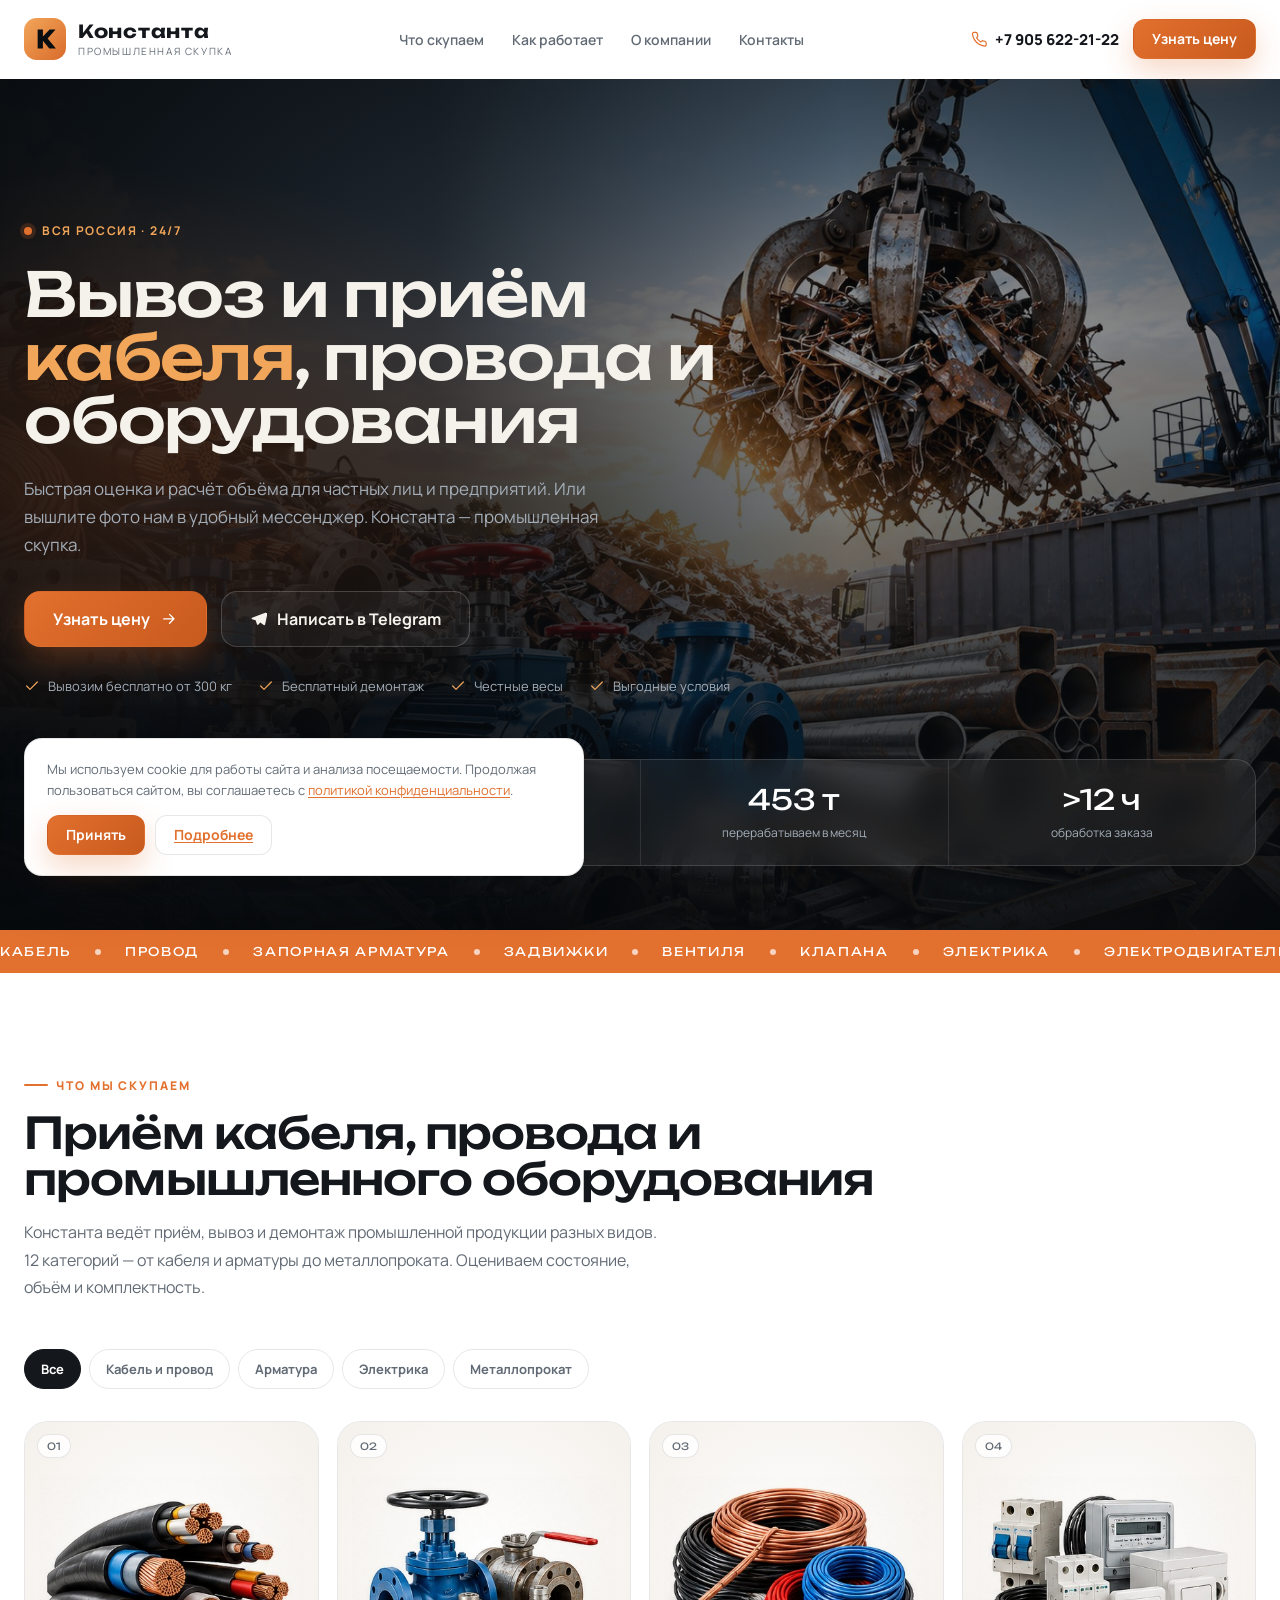
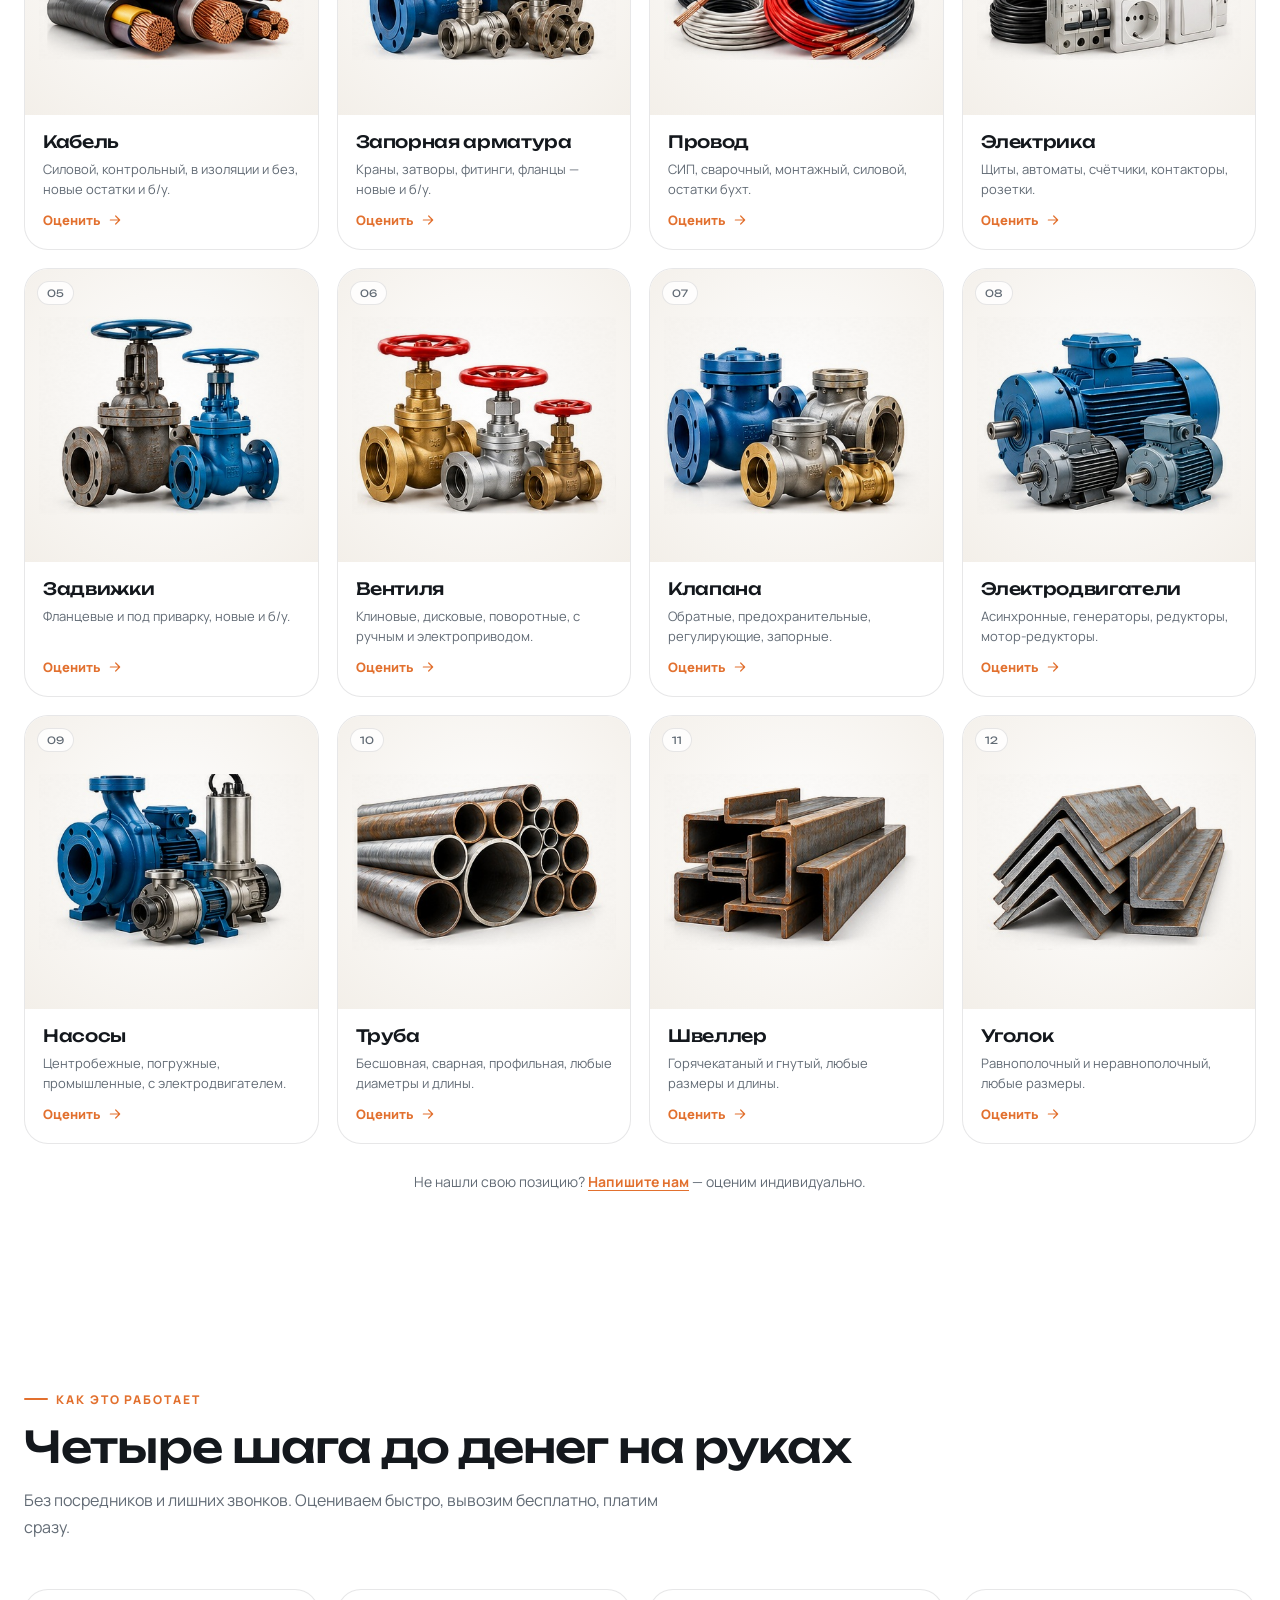
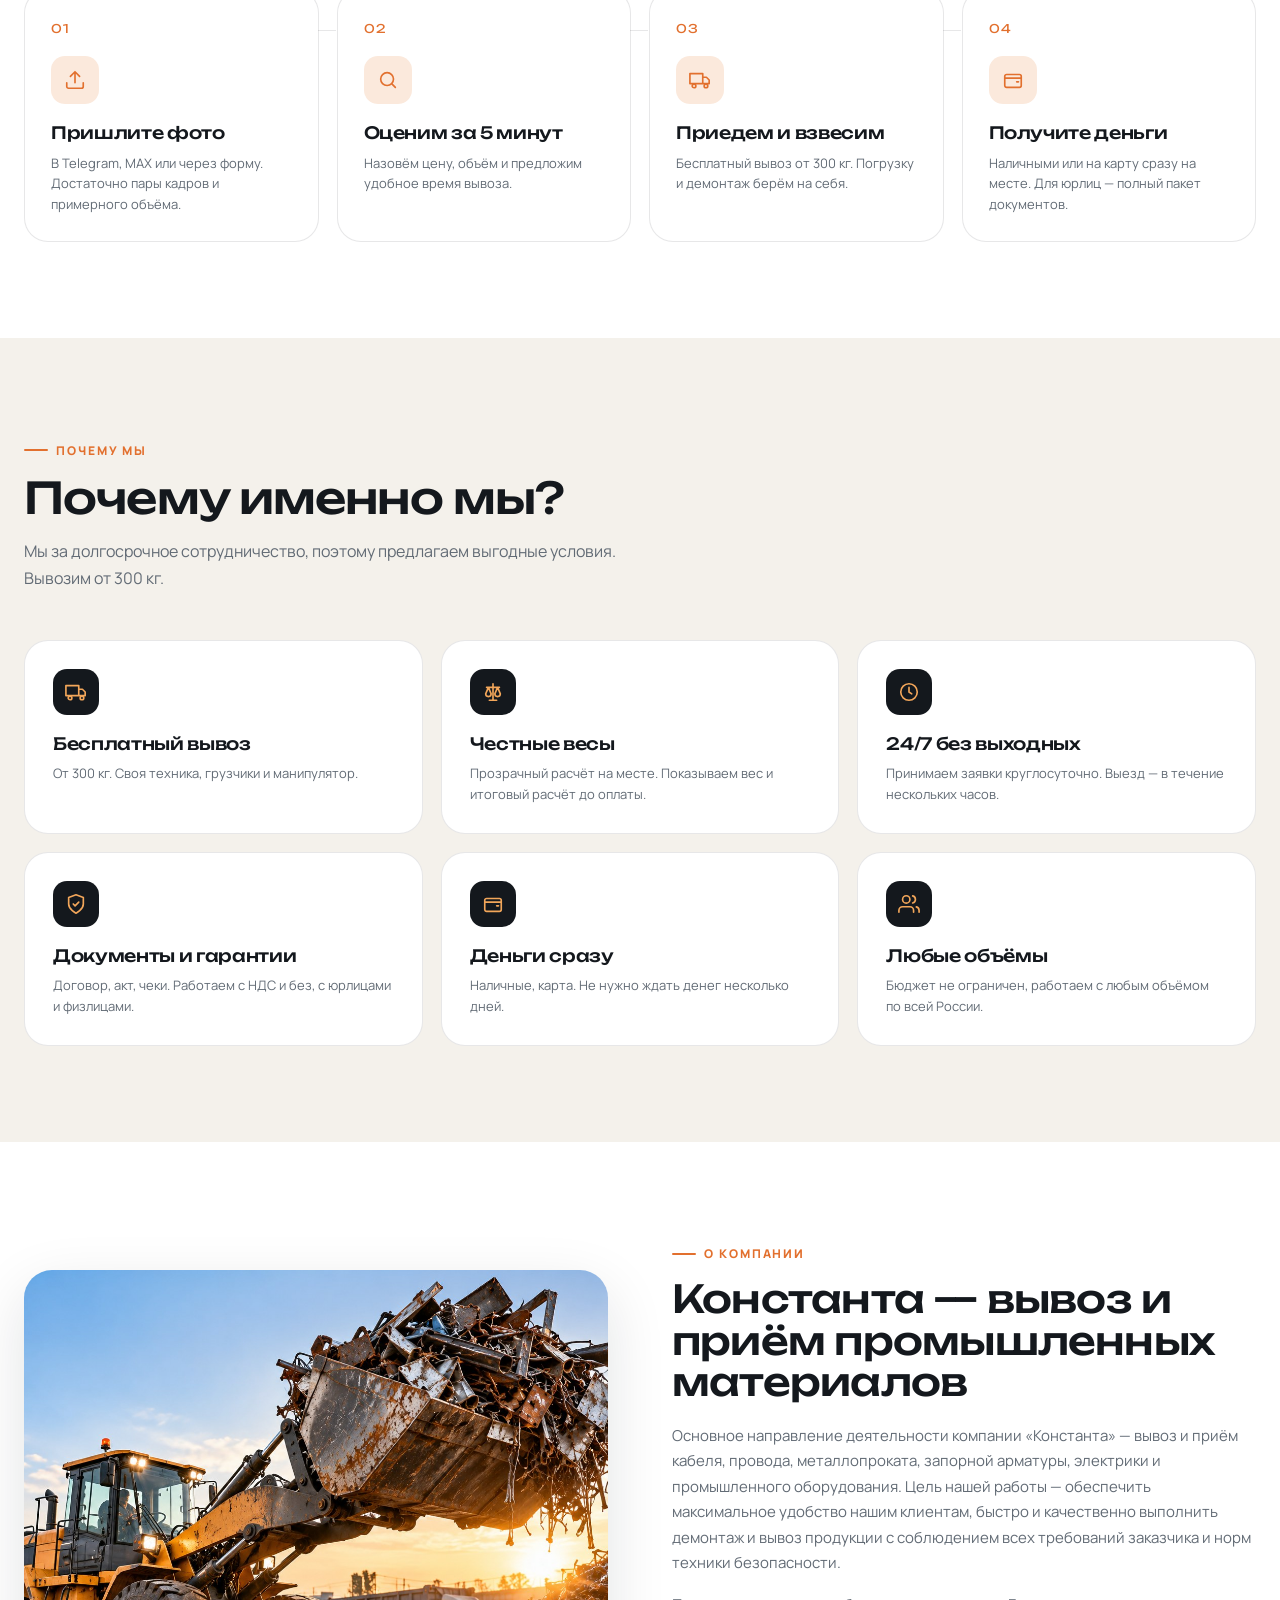
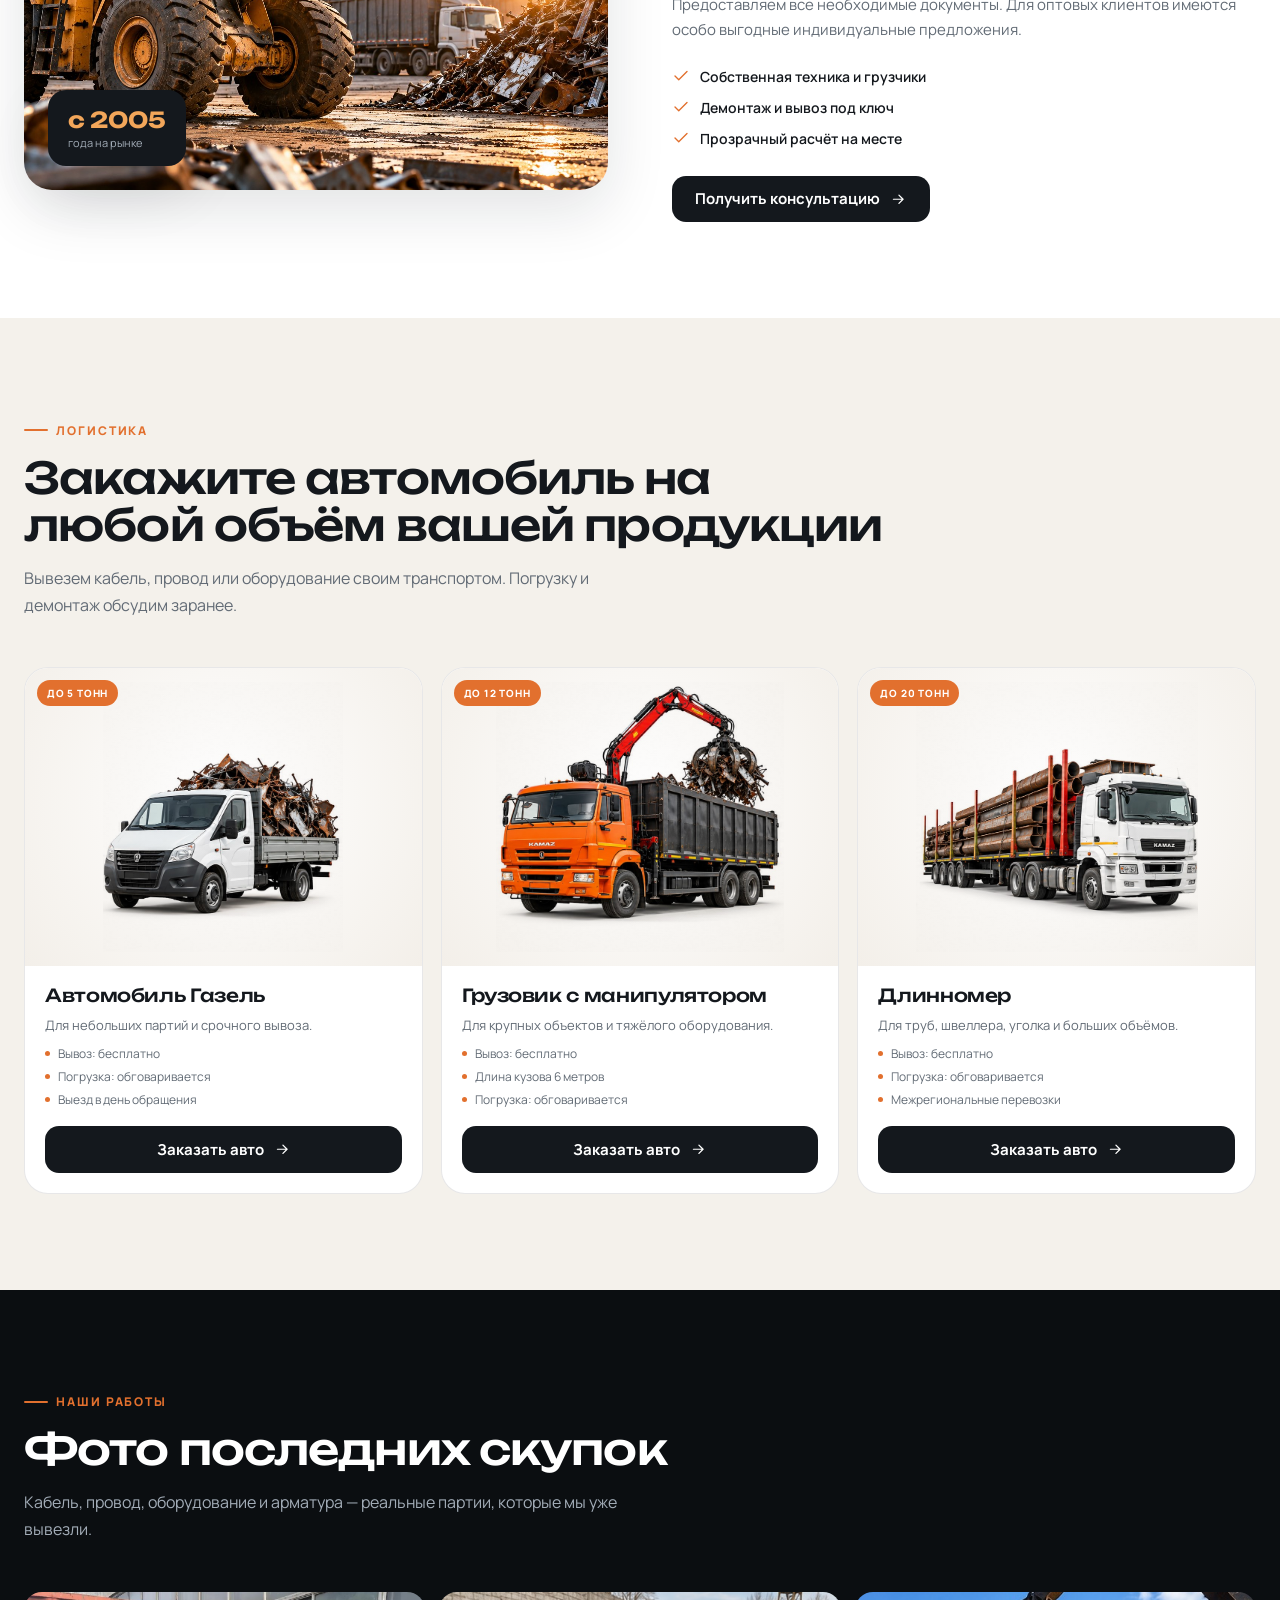
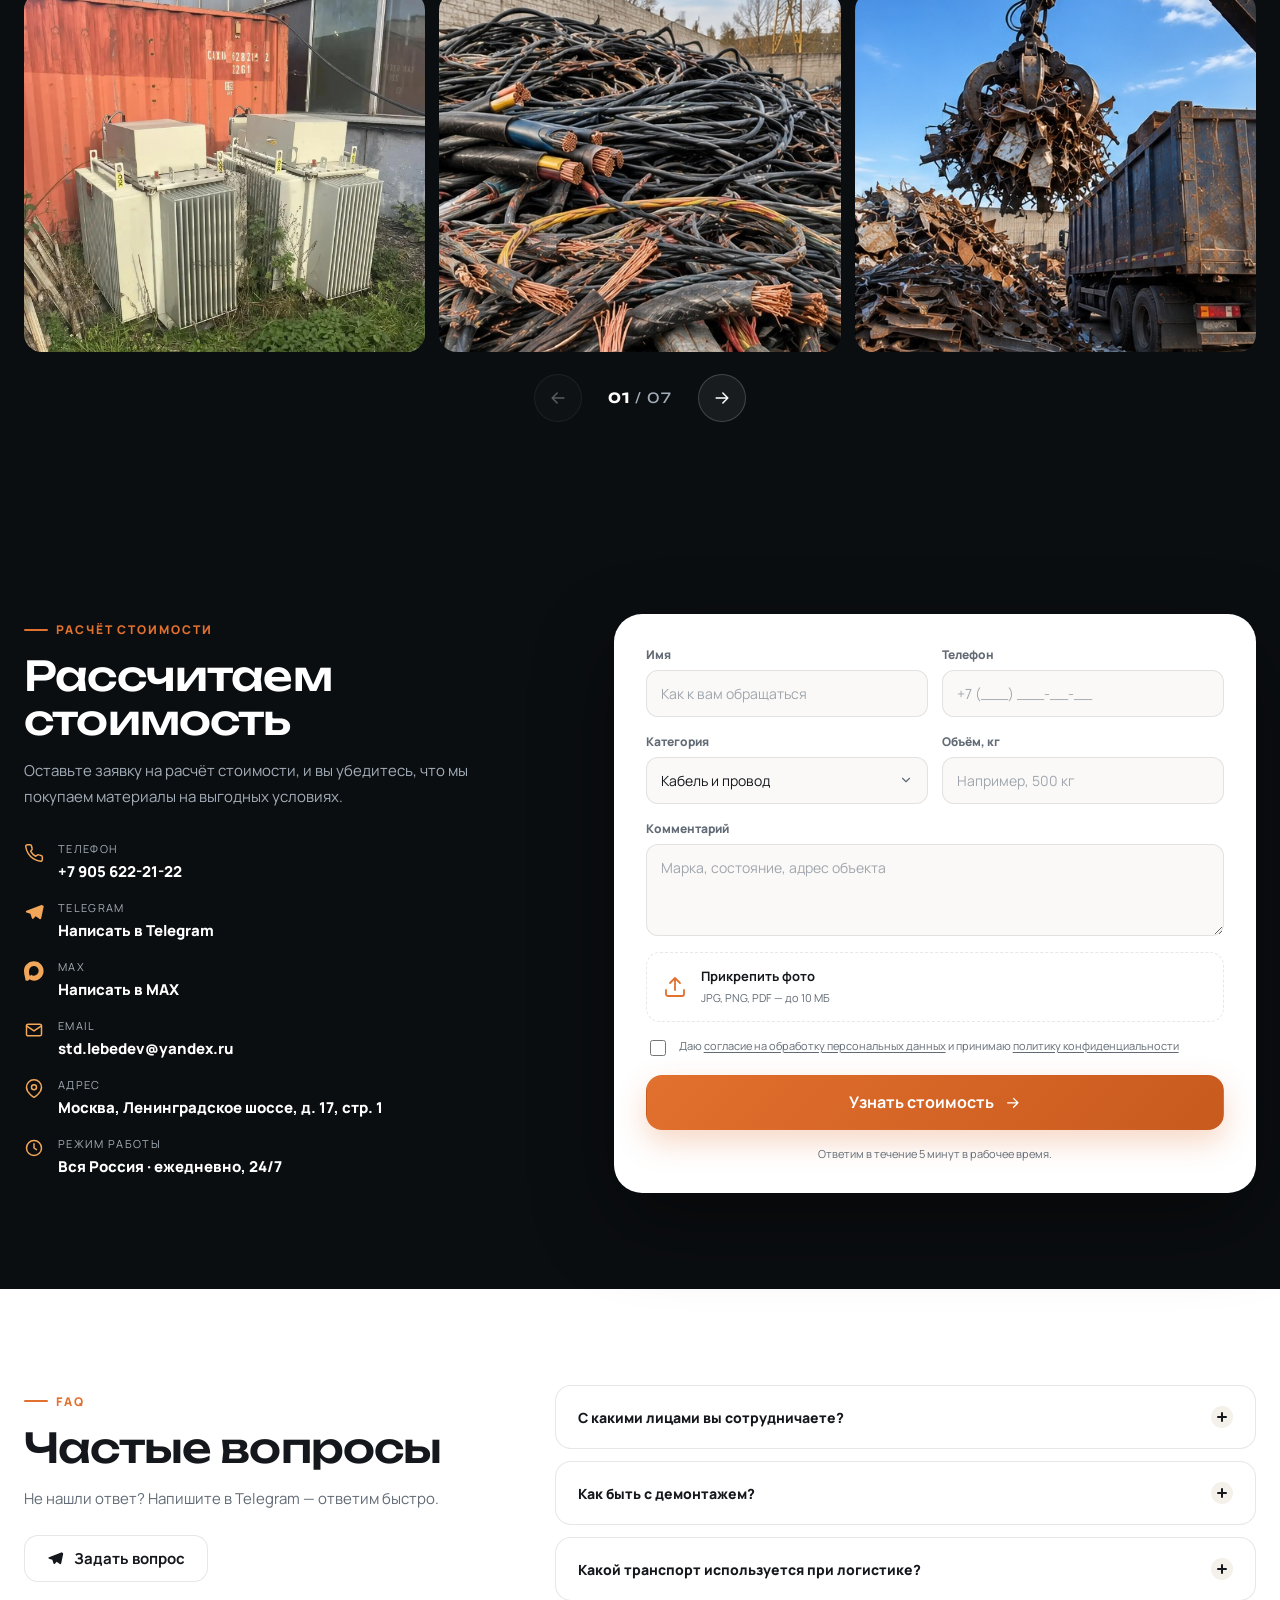
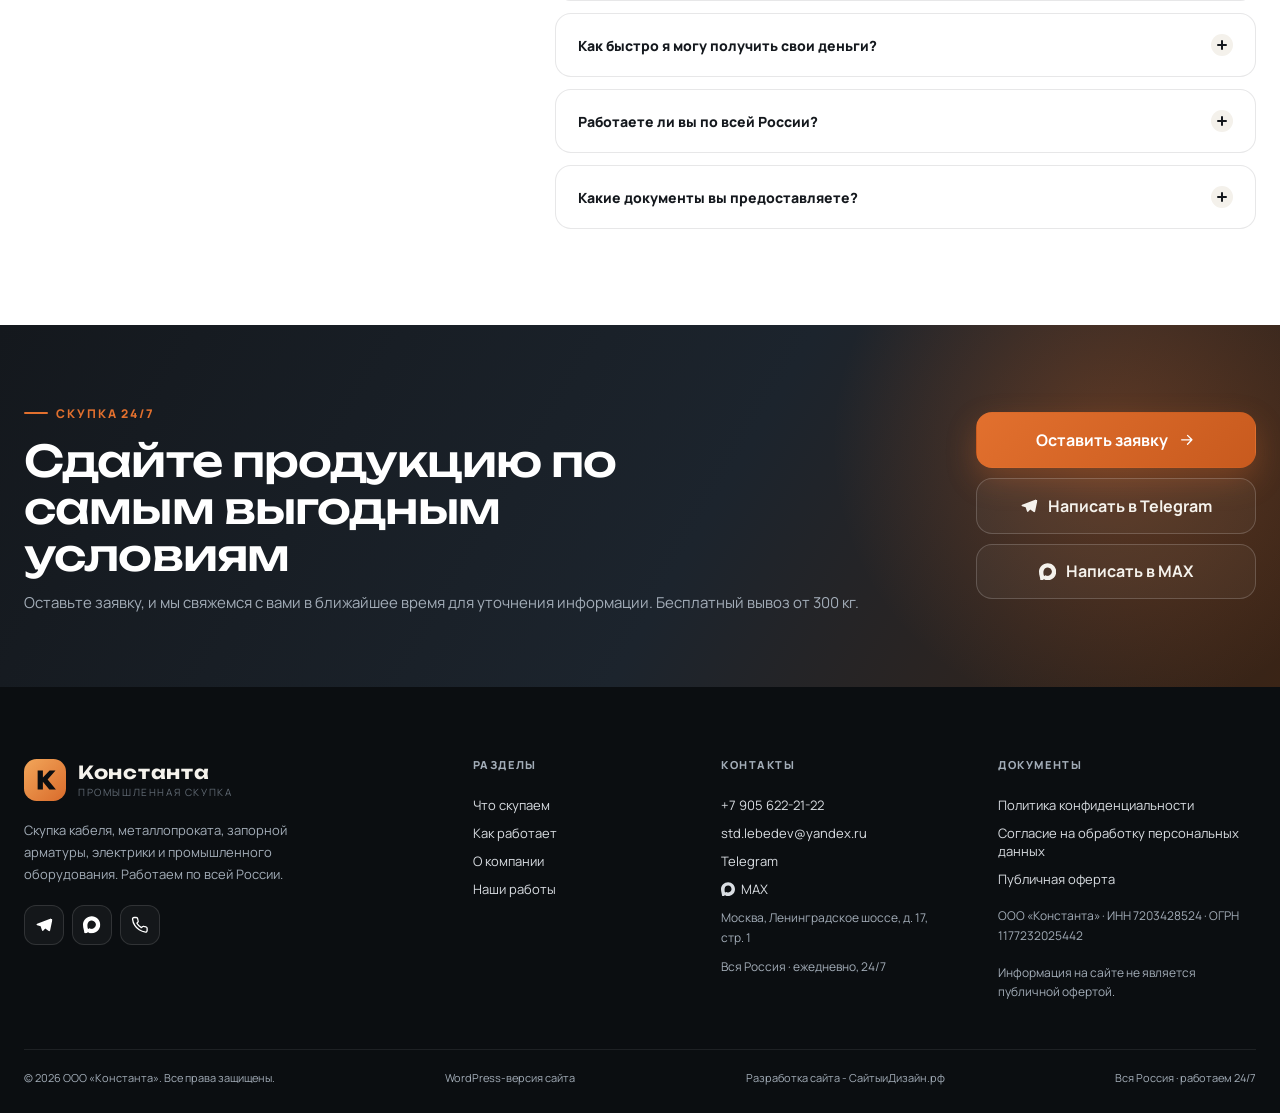
<file: prototype.html>
<!DOCTYPE html>
<html lang="ru">
<head>
  <meta charset="UTF-8">
  <meta name="viewport" content="width=device-width, initial-scale=1.0">
  <title>Константа — скупка кабеля, металлопроката и промышленного оборудования 24/7</title>
  <meta name="description" content="Скупка кабеля, провода, запорной арматуры, электрики, электродвигателей, насосов и металлопроката. Бесплатный вывоз от 300 кг, оценка по фото за 5 минут. Работаем по всей России, 24/7.">
  <meta name="theme-color" content="#0B0E11">
  <meta property="og:title" content="Константа — скупка кабеля, провода и оборудования 24/7">
  <meta property="og:description" content="Приём, демонтаж и бесплатный вывоз кабеля, арматуры, электрики, двигателей, насосов и металлопроката. Оценка по фото за 5 минут.">
  <meta property="og:type" content="website">
  <meta property="og:image" content="assets/img/hero.jpg">
  <link rel="icon" href="assets/img/favicon.svg" type="image/svg+xml">
  <link rel="preconnect" href="https://fonts.googleapis.com">
  <link rel="preconnect" href="https://fonts.gstatic.com" crossorigin>
  <link href="https://fonts.googleapis.com/css2?family=Manrope:wght@400;500;600;700;800&family=Unbounded:wght@400;500;600&display=swap" rel="stylesheet">
  <link rel="stylesheet" href="assets/css/style.css">
</head>
<body>

  <svg xmlns="http://www.w3.org/2000/svg" class="svg-sprite" aria-hidden="true">
    <defs>
      <linearGradient id="logoGrad" x1="0" y1="0" x2="1" y2="1">
        <stop offset="0" stop-color="#F2A65A"/>
        <stop offset="1" stop-color="#D96B2B"/>
      </linearGradient>
    </defs>
    <symbol id="i-phone" viewBox="0 0 24 24">
      <path d="M22 16.92v3a2 2 0 0 1-2.18 2 19.79 19.79 0 0 1-8.63-3.07 19.5 19.5 0 0 1-6-6A19.79 19.79 0 0 1 2.12 4.18 2 2 0 0 1 4.11 2h3a2 2 0 0 1 2 1.72c.12.9.33 1.78.62 2.63a2 2 0 0 1-.45 2.11L8.09 9.91a16 16 0 0 0 6 6l1.45-1.18a2 2 0 0 1 2.11-.45c.85.29 1.73.5 2.63.62A2 2 0 0 1 22 16.92z"/>
    </symbol>
    <symbol id="i-telegram" viewBox="0 0 24 24">
      <path d="M21.7 3.3 2.9 10.6c-1 .4-1 1.8.1 2.1l4.7 1.4 1.8 5.4c.3.9 1.4 1.1 2 .4l2.5-2.8 4.7 3.4c.7.5 1.7.1 1.9-.7l3-14.2c.2-1-.8-1.8-1.7-1.4Z" fill="currentColor" stroke="none"/>
    </symbol>
    <symbol id="i-max" viewBox="0 0 102 100">
      <path fill="currentColor" stroke="none" fill-rule="evenodd" clip-rule="evenodd" d="M50.76 0c27.53 0 49.12 22.34 49.12 49.89S77.61 99.23 51.02 99.23c-9.43 0-14.01-1.33-21.37-6.54-.5-.36-1.2-.26-1.63.19-5.66 6.04-20.17 10.28-20.83 2.03C7.19 80.53 0 71.18 0 49.61 0 21.3 23.22 0 50.76 0m.77 24.55c-13.07-.68-23.26 8.39-25.51 22.58-1.86 11.75 1.44 26.07 4.26 26.8 1.2.3 4.08-1.9 6.18-3.88.4-.37.99-.44 1.45-.15 3.27 2 6.97 3.5 11.05 3.71 13.42.7 25.3-9.8 26-23.21.71-13.42-10.01-25.14-23.43-25.85"/>
    </symbol>
    <symbol id="i-arrow" viewBox="0 0 24 24">
      <path d="M5 12h14M13 6l6 6-6 6"/>
    </symbol>
    <symbol id="i-check" viewBox="0 0 24 24">
      <path d="M20 6 9 17l-5-5"/>
    </symbol>
    <symbol id="i-clock" viewBox="0 0 24 24">
      <circle cx="12" cy="12" r="9"/><path d="M12 7v5l3 2"/>
    </symbol>
    <symbol id="i-truck" viewBox="0 0 24 24">
      <path d="M1 5h14v11H1zM15 9h4l3 3v4h-7V9z"/><circle cx="5.5" cy="18.5" r="2"/><circle cx="18.5" cy="18.5" r="2"/>
    </symbol>
    <symbol id="i-scale" viewBox="0 0 24 24">
      <path d="M12 3v18M5 7h14M7 7l-3 7a3 3 0 0 0 6 0L7 7zM17 7l-3 7a3 3 0 0 0 6 0l-3-7zM8 21h8"/>
    </symbol>
    <symbol id="i-doc" viewBox="0 0 24 24">
      <path d="M14 2H6a2 2 0 0 0-2 2v16a2 2 0 0 0 2 2h12a2 2 0 0 0 2-2V8z"/><path d="M14 2v6h6M8 13h8M8 17h5"/>
    </symbol>
    <symbol id="i-shield" viewBox="0 0 24 24">
      <path d="M12 22s8-4 8-10V5l-8-3-8 3v7c0 6 8 10 8 10z"/><path d="m9 12 2 2 4-4"/>
    </symbol>
    <symbol id="i-wallet" viewBox="0 0 24 24">
      <rect x="3" y="6" width="18" height="14" rx="2"/><path d="M3 10h18M16 14h2"/>
    </symbol>
    <symbol id="i-users" viewBox="0 0 24 24">
      <path d="M17 21v-2a4 4 0 0 0-4-4H5a4 4 0 0 0-4 4v2"/><circle cx="9" cy="7" r="4"/><path d="M23 21v-2a4 4 0 0 0-3-3.87M16 3.13a4 4 0 0 1 0 7.75"/>
    </symbol>
    <symbol id="i-plus" viewBox="0 0 24 24">
      <path d="M12 5v14M5 12h14"/>
    </symbol>
    <symbol id="i-close" viewBox="0 0 24 24">
      <path d="M18 6 6 18M6 6l12 12"/>
    </symbol>
    <symbol id="i-map" viewBox="0 0 24 24">
      <path d="M21 10c0 7-9 12-9 12S3 17 3 10a9 9 0 0 1 18 0z"/><circle cx="12" cy="10" r="3"/>
    </symbol>
    <symbol id="i-mail" viewBox="0 0 24 24">
      <rect x="3" y="5" width="18" height="14" rx="2"/><path d="m3 7 9 6 9-6"/>
    </symbol>
    <symbol id="i-upload" viewBox="0 0 24 24">
      <path d="M21 15v4a2 2 0 0 1-2 2H5a2 2 0 0 1-2-2v-4"/><path d="M17 8l-5-5-5 5M12 3v12"/>
    </symbol>
    <symbol id="i-search" viewBox="0 0 24 24">
      <circle cx="11" cy="11" r="7"/><path d="m20 20-3.5-3.5"/>
    </symbol>
    <symbol id="i-box" viewBox="0 0 24 24">
      <path d="M21 8 12 3 3 8v8l9 5 9-5V8z"/><path d="m3 8 9 5 9-5M12 13v8"/>
    </symbol>
  </svg>

  <header class="site-header" id="header">
    <div class="container header__inner">
      <a class="logo" href="#top" aria-label="Константа — на главную">
        <svg class="logo__mark" viewBox="0 0 40 40" aria-hidden="true">
          <rect width="40" height="40" rx="12" fill="url(#logoGrad)"/>
          <path d="M13 11h5v6.6L24.4 11H30l-7.5 8.6L30.4 29h-6.3l-6.1-7.4V29h-5z" fill="#0B0E11"/>
        </svg>
        <span class="logo__text">
          <strong>Константа</strong>
          <small>промышленная скупка</small>
        </span>
      </a>

      <nav class="nav" id="nav" aria-label="Основная навигация">
        <a class="nav__link" href="#materials">Что скупаем</a>
        <a class="nav__link" href="#how">Как работает</a>
        <a class="nav__link" href="#about">О компании</a>
        <a class="nav__link" href="#contacts">Контакты</a>
      </nav>

      <div class="header__actions">
        <a class="header__phone" href="tel:+79056222122">
          <svg class="icon" aria-hidden="true"><use href="#i-phone"/></svg>
          <span>+7 905 622-21-22</span>
        </a>
        <a class="btn btn--accent btn--sm header__cta" href="#calc">Узнать цену</a>
        <button class="burger" id="burger" type="button" aria-label="Открыть меню" aria-expanded="false" aria-controls="nav">
          <span></span><span></span><span></span>
        </button>
      </div>
    </div>
  </header>

  <main>
    <section class="hero" id="top">
      <div class="hero__bg" aria-hidden="true"></div>
      <div class="container hero__inner">
        <div class="hero__content reveal">
          <div class="hero__eyebrow"><span class="dot"></span> Вся Россия · 24/7</div>
          <h1 class="hero__title">Вывоз и приём <span>кабеля</span>, провода и оборудования</h1>
          <p class="hero__lead">Быстрая оценка и расчёт объёма для частных лиц и предприятий. Или вышлите фото нам в удобный мессенджер. Константа — промышленная скупка.</p>
          <div class="hero__actions">
            <a class="btn btn--accent btn--lg" href="#calc">Узнать цену <svg class="icon" aria-hidden="true"><use href="#i-arrow"/></svg></a>
            <a class="btn btn--ghost btn--lg" href="https://t.me/+79056222122" target="_blank" rel="noopener">
              <svg class="icon icon--fill" aria-hidden="true"><use href="#i-telegram"/></svg> Написать в Telegram
            </a>
          </div>
          <ul class="hero__trust">
            <li><svg class="icon" aria-hidden="true"><use href="#i-check"/></svg> Вывозим бесплатно от 300 кг</li>
            <li><svg class="icon" aria-hidden="true"><use href="#i-check"/></svg> Бесплатный демонтаж</li>
            <li><svg class="icon" aria-hidden="true"><use href="#i-check"/></svg> Честные весы</li>
            <li><svg class="icon" aria-hidden="true"><use href="#i-check"/></svg> Выгодные условия</li>
          </ul>
        </div>
      </div>

      <div class="container">
        <dl class="hero__stats">
          <div><dt>20 лет</dt><dd>на рынке</dd></div>
          <div><dt>650+</dt><dd>постоянных клиентов</dd></div>
          <div><dt>453 т</dt><dd>перерабатываем в месяц</dd></div>
          <div><dt>&gt;12 ч</dt><dd>обработка заказа</dd></div>
        </dl>
      </div>
    </section>

    <div class="marquee" aria-hidden="true">
      <div class="marquee__track">
        <span>Кабель</span><span>Провод</span><span>Запорная арматура</span><span>Задвижки</span><span>Вентиля</span><span>Клапана</span><span>Электрика</span><span>Электродвигатели</span><span>Насосы</span><span>Труба</span><span>Швеллер</span><span>Уголок</span>
        <span>Кабель</span><span>Провод</span><span>Запорная арматура</span><span>Задвижки</span><span>Вентиля</span><span>Клапана</span><span>Электрика</span><span>Электродвигатели</span><span>Насосы</span><span>Труба</span><span>Швеллер</span><span>Уголок</span>
      </div>
    </div>

    <section class="section" id="materials">
      <div class="container">
        <div class="section-head reveal">
          <span class="eyebrow">Что мы скупаем</span>
          <h2>Приём кабеля, провода и промышленного оборудования</h2>
          <p>Константа ведёт приём, вывоз и демонтаж промышленной продукции разных видов. 12 категорий — от кабеля и арматуры до металлопроката. Оцениваем состояние, объём и комплектность.</p>
        </div>

        <div class="filters reveal" role="group" aria-label="Фильтр категорий">
          <button class="filter is-active" type="button" data-filter="all" aria-pressed="true">Все</button>
          <button class="filter" type="button" data-filter="cable" aria-pressed="false">Кабель и провод</button>
          <button class="filter" type="button" data-filter="valve" aria-pressed="false">Арматура</button>
          <button class="filter" type="button" data-filter="electric" aria-pressed="false">Электрика</button>
          <button class="filter" type="button" data-filter="metal" aria-pressed="false">Металлопрокат</button>
        </div>

        <div class="materials-grid" id="materialsGrid">
          <article class="material-card reveal" data-cat="cable">
            <div class="material-card__media">
              <img src="assets/img/materials/01_kabel.jpg" alt="Кабель" loading="lazy" width="400" height="400">
              <span class="material-card__tag">01</span>
            </div>
            <div class="material-card__body">
              <h3>Кабель</h3>
              <p>Силовой, контрольный, в изоляции и без, новые остатки и б/у.</p>
              <a class="material-card__link" href="#calc">Оценить <svg class="icon" aria-hidden="true"><use href="#i-arrow"/></svg></a>
            </div>
          </article>

          <article class="material-card reveal" data-cat="valve">
            <div class="material-card__media">
              <img src="assets/img/materials/02_zapornaya_armatura.jpg" alt="Запорная арматура" loading="lazy" width="400" height="400">
              <span class="material-card__tag">02</span>
            </div>
            <div class="material-card__body">
              <h3>Запорная арматура</h3>
              <p>Краны, затворы, фитинги, фланцы — новые и б/у.</p>
              <a class="material-card__link" href="#calc">Оценить <svg class="icon" aria-hidden="true"><use href="#i-arrow"/></svg></a>
            </div>
          </article>

          <article class="material-card reveal" data-cat="cable">
            <div class="material-card__media">
              <img src="assets/img/materials/03_provod.jpg" alt="Провод" loading="lazy" width="400" height="400">
              <span class="material-card__tag">03</span>
            </div>
            <div class="material-card__body">
              <h3>Провод</h3>
              <p>СИП, сварочный, монтажный, силовой, остатки бухт.</p>
              <a class="material-card__link" href="#calc">Оценить <svg class="icon" aria-hidden="true"><use href="#i-arrow"/></svg></a>
            </div>
          </article>

          <article class="material-card reveal" data-cat="electric">
            <div class="material-card__media">
              <img src="assets/img/materials/04_electrika.jpg" alt="Электрика" loading="lazy" width="400" height="400">
              <span class="material-card__tag">04</span>
            </div>
            <div class="material-card__body">
              <h3>Электрика</h3>
              <p>Щиты, автоматы, счётчики, контакторы, розетки.</p>
              <a class="material-card__link" href="#calc">Оценить <svg class="icon" aria-hidden="true"><use href="#i-arrow"/></svg></a>
            </div>
          </article>

          <article class="material-card reveal" data-cat="valve">
            <div class="material-card__media">
              <img src="assets/img/materials/05_zadvizhki.jpg" alt="Задвижки" loading="lazy" width="400" height="400">
              <span class="material-card__tag">05</span>
            </div>
            <div class="material-card__body">
              <h3>Задвижки</h3>
              <p>Фланцевые и под приварку, новые и б/у.</p>
              <a class="material-card__link" href="#calc">Оценить <svg class="icon" aria-hidden="true"><use href="#i-arrow"/></svg></a>
            </div>
          </article>

          <article class="material-card reveal" data-cat="valve">
            <div class="material-card__media">
              <img src="assets/img/materials/06_ventili.jpg" alt="Вентиля" loading="lazy" width="400" height="400">
              <span class="material-card__tag">06</span>
            </div>
            <div class="material-card__body">
              <h3>Вентиля</h3>
              <p>Клиновые, дисковые, поворотные, с ручным и электроприводом.</p>
              <a class="material-card__link" href="#calc">Оценить <svg class="icon" aria-hidden="true"><use href="#i-arrow"/></svg></a>
            </div>
          </article>

          <article class="material-card reveal" data-cat="valve">
            <div class="material-card__media">
              <img src="assets/img/materials/07_klapany.jpg" alt="Клапана" loading="lazy" width="400" height="400">
              <span class="material-card__tag">07</span>
            </div>
            <div class="material-card__body">
              <h3>Клапана</h3>
              <p>Обратные, предохранительные, регулирующие, запорные.</p>
              <a class="material-card__link" href="#calc">Оценить <svg class="icon" aria-hidden="true"><use href="#i-arrow"/></svg></a>
            </div>
          </article>

          <article class="material-card reveal" data-cat="electric">
            <div class="material-card__media">
              <img src="assets/img/materials/08_elektrodvigateli.jpg" alt="Электродвигатели" loading="lazy" width="400" height="400">
              <span class="material-card__tag">08</span>
            </div>
            <div class="material-card__body">
              <h3>Электродвигатели</h3>
              <p>Асинхронные, генераторы, редукторы, мотор-редукторы.</p>
              <a class="material-card__link" href="#calc">Оценить <svg class="icon" aria-hidden="true"><use href="#i-arrow"/></svg></a>
            </div>
          </article>

          <article class="material-card reveal" data-cat="electric">
            <div class="material-card__media">
              <img src="assets/img/materials/09_nasosy.jpg" alt="Насосы" loading="lazy" width="400" height="400">
              <span class="material-card__tag">09</span>
            </div>
            <div class="material-card__body">
              <h3>Насосы</h3>
              <p>Центробежные, погружные, промышленные, с электродвигателем.</p>
              <a class="material-card__link" href="#calc">Оценить <svg class="icon" aria-hidden="true"><use href="#i-arrow"/></svg></a>
            </div>
          </article>

          <article class="material-card reveal" data-cat="metal">
            <div class="material-card__media">
              <img src="assets/img/materials/10_metalloprokat_truba.jpg" alt="Труба" loading="lazy" width="400" height="400">
              <span class="material-card__tag">10</span>
            </div>
            <div class="material-card__body">
              <h3>Труба</h3>
              <p>Бесшовная, сварная, профильная, любые диаметры и длины.</p>
              <a class="material-card__link" href="#calc">Оценить <svg class="icon" aria-hidden="true"><use href="#i-arrow"/></svg></a>
            </div>
          </article>

          <article class="material-card reveal" data-cat="metal">
            <div class="material-card__media">
              <img src="assets/img/materials/11_metalloprokat_shveller.jpg" alt="Швеллер" loading="lazy" width="400" height="400">
              <span class="material-card__tag">11</span>
            </div>
            <div class="material-card__body">
              <h3>Швеллер</h3>
              <p>Горячекатаный и гнутый, любые размеры и длины.</p>
              <a class="material-card__link" href="#calc">Оценить <svg class="icon" aria-hidden="true"><use href="#i-arrow"/></svg></a>
            </div>
          </article>

          <article class="material-card reveal" data-cat="metal">
            <div class="material-card__media">
              <img src="assets/img/materials/12_metalloprokat_ugolok.jpg" alt="Уголок" loading="lazy" width="400" height="400">
              <span class="material-card__tag">12</span>
            </div>
            <div class="material-card__body">
              <h3>Уголок</h3>
              <p>Равнополочный и неравнополочный, любые размеры.</p>
              <a class="material-card__link" href="#calc">Оценить <svg class="icon" aria-hidden="true"><use href="#i-arrow"/></svg></a>
            </div>
          </article>
        </div>

        <p class="materials-note reveal">Не нашли свою позицию? <a href="#calc">Напишите нам</a> — оценим индивидуально.</p>
      </div>
    </section>

    <section class="section" id="how">
      <div class="container">
        <div class="section-head reveal">
          <span class="eyebrow">Как это работает</span>
          <h2>Четыре шага до денег на руках</h2>
          <p>Без посредников и лишних звонков. Оцениваем быстро, вывозим бесплатно, платим сразу.</p>
        </div>

        <ol class="steps">
          <li class="step reveal">
            <span class="step__num">01</span>
            <div class="step__icon"><svg class="icon" aria-hidden="true"><use href="#i-upload"/></svg></div>
            <h3>Пришлите фото</h3>
            <p>В Telegram, MAX или через форму. Достаточно пары кадров и примерного объёма.</p>
          </li>
          <li class="step reveal">
            <span class="step__num">02</span>
            <div class="step__icon"><svg class="icon" aria-hidden="true"><use href="#i-search"/></svg></div>
            <h3>Оценим за 5 минут</h3>
            <p>Назовём цену, объём и предложим удобное время вывоза.</p>
          </li>
          <li class="step reveal">
            <span class="step__num">03</span>
            <div class="step__icon"><svg class="icon" aria-hidden="true"><use href="#i-truck"/></svg></div>
            <h3>Приедем и взвесим</h3>
            <p>Бесплатный вывоз от 300 кг. Погрузку и демонтаж берём на себя.</p>
          </li>
          <li class="step reveal">
            <span class="step__num">04</span>
            <div class="step__icon"><svg class="icon" aria-hidden="true"><use href="#i-wallet"/></svg></div>
            <h3>Получите деньги</h3>
            <p>Наличными или на карту сразу на месте. Для юрлиц — полный пакет документов.</p>
          </li>
        </ol>
      </div>
    </section>

    <section class="section section--cream">
      <div class="container">
        <div class="section-head reveal">
          <span class="eyebrow">Почему мы</span>
          <h2>Почему именно мы?</h2>
          <p>Мы за долгосрочное сотрудничество, поэтому предлагаем выгодные условия. Вывозим от 300 кг.</p>
        </div>

        <div class="features">
          <article class="feature reveal">
            <div class="feature__icon"><svg class="icon" aria-hidden="true"><use href="#i-truck"/></svg></div>
            <h3>Бесплатный вывоз</h3>
            <p>От 300 кг. Своя техника, грузчики и манипулятор.</p>
          </article>
          <article class="feature reveal">
            <div class="feature__icon"><svg class="icon" aria-hidden="true"><use href="#i-scale"/></svg></div>
            <h3>Честные весы</h3>
            <p>Прозрачный расчёт на месте. Показываем вес и итоговый расчёт до оплаты.</p>
          </article>
          <article class="feature reveal">
            <div class="feature__icon"><svg class="icon" aria-hidden="true"><use href="#i-clock"/></svg></div>
            <h3>24/7 без выходных</h3>
            <p>Принимаем заявки круглосуточно. Выезд — в течение нескольких часов.</p>
          </article>
          <article class="feature reveal">
            <div class="feature__icon"><svg class="icon" aria-hidden="true"><use href="#i-shield"/></svg></div>
            <h3>Документы и гарантии</h3>
            <p>Договор, акт, чеки. Работаем с НДС и без, с юрлицами и физлицами.</p>
          </article>
          <article class="feature reveal">
            <div class="feature__icon"><svg class="icon" aria-hidden="true"><use href="#i-wallet"/></svg></div>
            <h3>Деньги сразу</h3>
            <p>Наличные, карта. Не нужно ждать денег несколько дней.</p>
          </article>
          <article class="feature reveal">
            <div class="feature__icon"><svg class="icon" aria-hidden="true"><use href="#i-users"/></svg></div>
            <h3>Любые объёмы</h3>
            <p>Бюджет не ограничен, работаем с любым объёмом по всей России.</p>
          </article>
        </div>
      </div>
    </section>

    <section class="section" id="about">
      <div class="container about">
        <div class="about__media reveal">
          <img class="about__img" src="assets/img/about.jpg" alt="Погрузчик вывозит продукцию с площадки" loading="lazy" width="1536" height="1024">
          <div class="about__badge"><strong>с 2005</strong><span>года на рынке</span></div>
        </div>

        <div class="about__content reveal" data-delay="120">
          <span class="eyebrow">О компании</span>
          <h2>Константа — вывоз и приём промышленных материалов</h2>
          <p>Основное направление деятельности компании «Константа» — вывоз и приём кабеля, провода, металлопроката, запорной арматуры, электрики и промышленного оборудования. Цель нашей работы — обеспечить максимальное удобство нашим клиентам, быстро и качественно выполнить демонтаж и вывоз продукции с соблюдением всех требований заказчика и норм техники безопасности.</p>
          <p>Предоставляем все необходимые документы. Для оптовых клиентов имеются особо выгодные индивидуальные предложения.</p>
          <ul class="about__list">
            <li><svg class="icon" aria-hidden="true"><use href="#i-check"/></svg> Собственная техника и грузчики</li>
            <li><svg class="icon" aria-hidden="true"><use href="#i-check"/></svg> Демонтаж и вывоз под ключ</li>
            <li><svg class="icon" aria-hidden="true"><use href="#i-check"/></svg> Прозрачный расчёт на месте</li>
          </ul>
          <a class="btn btn--dark" href="#calc">Получить консультацию <svg class="icon" aria-hidden="true"><use href="#i-arrow"/></svg></a>
        </div>
      </div>
    </section>

    <section class="section section--cream" id="transport">
      <div class="container">
        <div class="section-head reveal">
          <span class="eyebrow">Логистика</span>
          <h2>Закажите автомобиль на любой объём вашей продукции</h2>
          <p>Вывезем кабель, провод или оборудование своим транспортом. Погрузку и демонтаж обсудим заранее.</p>
        </div>

        <div class="transport-grid">
          <article class="vehicle-card reveal">
            <div class="vehicle-card__media">
              <img src="assets/img/transport-gazelle.jpg" alt="Газель для вывоза продукции" loading="lazy" width="640" height="640">
              <span class="vehicle-card__tag">до 5 тонн</span>
            </div>
            <div class="vehicle-card__body">
              <h3>Автомобиль Газель</h3>
              <p>Для небольших партий и срочного вывоза.</p>
              <ul>
                <li>Вывоз: бесплатно</li>
                <li>Погрузка: обговаривается</li>
                <li>Выезд в день обращения</li>
              </ul>
              <a class="btn btn--dark btn--full" href="#calc">Заказать авто <svg class="icon" aria-hidden="true"><use href="#i-arrow"/></svg></a>
            </div>
          </article>

          <article class="vehicle-card reveal" data-delay="120">
            <div class="vehicle-card__media">
              <img src="assets/img/transport-lomovoz.jpg" alt="Грузовик с манипулятором" loading="lazy" width="640" height="640">
              <span class="vehicle-card__tag">до 12 тонн</span>
            </div>
            <div class="vehicle-card__body">
              <h3>Грузовик с манипулятором</h3>
              <p>Для крупных объектов и тяжёлого оборудования.</p>
              <ul>
                <li>Вывоз: бесплатно</li>
                <li>Длина кузова 6 метров</li>
                <li>Погрузка: обговаривается</li>
              </ul>
              <a class="btn btn--dark btn--full" href="#calc">Заказать авто <svg class="icon" aria-hidden="true"><use href="#i-arrow"/></svg></a>
            </div>
          </article>

          <article class="vehicle-card reveal" data-delay="240">
            <div class="vehicle-card__media">
              <img src="assets/img/transport-dlinnomer.jpg" alt="Длинномер для металлопроката" loading="lazy" width="640" height="640">
              <span class="vehicle-card__tag">до 20 тонн</span>
            </div>
            <div class="vehicle-card__body">
              <h3>Длинномер</h3>
              <p>Для труб, швеллера, уголка и больших объёмов.</p>
              <ul>
                <li>Вывоз: бесплатно</li>
                <li>Погрузка: обговаривается</li>
                <li>Межрегиональные перевозки</li>
              </ul>
              <a class="btn btn--dark btn--full" href="#calc">Заказать авто <svg class="icon" aria-hidden="true"><use href="#i-arrow"/></svg></a>
            </div>
          </article>
        </div>
      </div>
    </section>

    <section class="section section--dark" id="gallery">
      <div class="container">
        <div class="section-head section-head--light reveal">
          <span class="eyebrow">Наши работы</span>
          <h2>Фото последних скупок</h2>
          <p>Кабель, провод, оборудование и арматура — реальные партии, которые мы уже вывезли.</p>
        </div>

        <div class="gallery-slider reveal" id="gallerySlider">
          <div class="gallery-slider__viewport" id="galleryViewport" tabindex="0" aria-label="Галерея фотографий последних скупок">
            <div class="gallery-slider__track" id="galleryTrack"></div>
          </div>
          <div class="gallery-slider__controls">
            <button class="gallery-slider__arrow" id="galleryPrev" type="button" aria-label="Предыдущее фото"><svg class="icon" aria-hidden="true"><use href="#i-arrow"/></svg></button>
            <span class="gallery-slider__counter"><strong id="galleryCurrent">01</strong> / <span id="galleryTotal">00</span></span>
            <button class="gallery-slider__arrow gallery-slider__arrow--next" id="galleryNext" type="button" aria-label="Следующее фото"><svg class="icon" aria-hidden="true"><use href="#i-arrow"/></svg></button>
          </div>
        </div>
      </div>
    </section>

    <section class="section section--dark" id="calc">
      <div class="container calc">
        <div class="calc__content reveal">
          <span class="eyebrow">Расчёт стоимости</span>
          <h2>Рассчитаем стоимость</h2>
          <p>Оставьте заявку на расчёт стоимости, и вы убедитесь, что мы покупаем материалы на выгодных условиях.</p>

          <ul class="calc__contacts">
            <li>
              <svg class="icon" aria-hidden="true"><use href="#i-phone"/></svg>
              <div><span>Телефон</span><a href="tel:+79056222122">+7 905 622-21-22</a></div>
            </li>
            <li>
              <svg class="icon icon--fill" aria-hidden="true"><use href="#i-telegram"/></svg>
              <div><span>Telegram</span><a href="https://t.me/+79056222122" target="_blank" rel="noopener">Написать в Telegram</a></div>
            </li>
            <li>
              <svg class="icon" aria-hidden="true"><use href="#i-max"/></svg>
              <div><span>MAX</span><a href="https://max.ru/u/f9LHodD0cOJMlTKvxi_rbC6VbO87elEfIggZckKfSeAaSG1NAwWXDLCsMxg" target="_blank" rel="noopener">Написать в MAX</a></div>
            </li>
            <li>
              <svg class="icon" aria-hidden="true"><use href="#i-mail"/></svg>
              <div><span>Email</span><a href="mailto:std.lebedev@yandex.ru">std.lebedev@yandex.ru</a></div>
            </li>
            <li>
              <svg class="icon" aria-hidden="true"><use href="#i-map"/></svg>
              <div><span>Адрес</span><a href="https://yandex.ru/maps/?text=Москва%2C%20Ленинградское%20шоссе%2C%20д.%2017%2C%20стр.%201" target="_blank" rel="noopener">Москва, Ленинградское шоссе, д. 17, стр. 1</a></div>
            </li>
            <li>
              <svg class="icon" aria-hidden="true"><use href="#i-clock"/></svg>
              <div><span>Режим работы</span><strong>Вся Россия · ежедневно, 24/7</strong></div>
            </li>
          </ul>
        </div>

        <div class="calc__form-wrap reveal" data-delay="120">
          <form class="calc-form" id="calcForm" novalidate>
            <div class="calc-form__row">
              <label class="field"><span>Имя</span><input type="text" name="name" placeholder="Как к вам обращаться" autocomplete="name" required></label>
              <label class="field"><span>Телефон</span><input type="tel" name="phone" placeholder="+7 (___) ___-__-__" autocomplete="tel" inputmode="tel" required></label>
            </div>
            <div class="calc-form__row">
              <label class="field"><span>Категория</span>
                <select name="category">
                  <option>Кабель и провод</option>
                  <option>Металлопрокат</option>
                  <option>Запорная арматура</option>
                  <option>Электрика и оборудование</option>
                  <option>Другое</option>
                </select>
              </label>
              <label class="field"><span>Объём, кг</span><input type="text" name="weight" placeholder="Например, 500 кг" inputmode="numeric"></label>
            </div>
            <label class="field"><span>Комментарий</span><textarea name="comment" rows="3" placeholder="Марка, состояние, адрес объекта"></textarea></label>
            <label class="upload" for="files">
              <svg class="icon" aria-hidden="true"><use href="#i-upload"/></svg>
              <span><strong>Прикрепить фото</strong><small id="fileName">JPG, PNG, PDF — до 10 МБ</small></span>
              <input type="file" id="files" name="files" multiple accept="image/*,.pdf">
            </label>
            <label class="checkbox">
              <input type="checkbox" required>
              <span>Даю <a href="consent.html" target="_blank" rel="noopener">согласие на обработку персональных данных</a> и принимаю <a href="privacy.html" target="_blank" rel="noopener">политику конфиденциальности</a></span>
            </label>
            <button class="btn btn--accent btn--full btn--lg" type="submit">Узнать стоимость <svg class="icon" aria-hidden="true"><use href="#i-arrow"/></svg></button>
            <p class="calc-form__note">Ответим в течение 5 минут в рабочее время.</p>
          </form>

          <div class="calc-success" id="calcSuccess" hidden>
            <div class="calc-success__icon"><svg class="icon" aria-hidden="true"><use href="#i-check"/></svg></div>
            <h3>Письмо с заявкой готово</h3>
            <p>Почтовый клиент должен открыться автоматически — отправьте письмо на <a href="mailto:std.lebedev@yandex.ru">std.lebedev@yandex.ru</a>. Если этого не произошло, напишите нам в Telegram или позвоните.</p>
            <div class="calc-success__actions">
              <a class="btn btn--accent" href="tel:+79056222122">Позвонить</a>
              <button class="btn btn--ghost" type="button" id="calcAgain">Отправить ещё</button>
            </div>
          </div>
        </div>
      </div>
    </section>

    <section class="section" id="faq">
      <div class="container faq">
        <div class="faq__head reveal">
          <span class="eyebrow">FAQ</span>
          <h2>Частые вопросы</h2>
          <p>Не нашли ответ? Напишите в Telegram — ответим быстро.</p>
          <a class="btn btn--ghost" href="https://t.me/+79056222122" target="_blank" rel="noopener">
            <svg class="icon icon--fill" aria-hidden="true"><use href="#i-telegram"/></svg> Задать вопрос
          </a>
        </div>

        <div class="faq__list reveal" data-delay="120">
          <details class="faq-item">
            <summary>С какими лицами вы сотрудничаете?<span class="faq-item__icon" aria-hidden="true"></span></summary>
            <div class="faq-item__body"><p>Мы постоянно сотрудничаем с компаниями и физическими лицами. Для юрлиц предоставляем договор, акт и закрывающие документы, работаем с НДС и без.</p></div>
          </details>
          <details class="faq-item">
            <summary>Как быть с демонтажем?<span class="faq-item__icon" aria-hidden="true"></span></summary>
            <div class="faq-item__body"><p>У нас имеются специально обученные люди по демонтажу. Оцениваем объект, согласовываем время и выполняем работы с соблюдением техники безопасности.</p></div>
          </details>
          <details class="faq-item">
            <summary>Какой транспорт используется при логистике?<span class="faq-item__icon" aria-hidden="true"></span></summary>
            <div class="faq-item__body"><p>Газель до 5 тонн, грузовик с манипулятором до 12 тонн, длинномер до 20 тонн. Подберём машину под вашу партию.</p></div>
          </details>
          <details class="faq-item">
            <summary>Как быстро я могу получить свои деньги?<span class="faq-item__icon" aria-hidden="true"></span></summary>
            <div class="faq-item__body"><p>После приёма товара расчёт происходит сразу на месте, наличными или безналичным способом.</p></div>
          </details>
          <details class="faq-item">
            <summary>Работаете ли вы по всей России?<span class="faq-item__icon" aria-hidden="true"></span></summary>
            <div class="faq-item__body"><p>Да, работаем по всей России. Для крупных объектов организуем вывоз и демонтаж в любом регионе.</p></div>
          </details>
          <details class="faq-item">
            <summary>Какие документы вы предоставляете?<span class="faq-item__icon" aria-hidden="true"></span></summary>
            <div class="faq-item__body"><p>Договор, акт приёма-передачи, чеки об оплате. Для бухгалтерии юрлиц — полный комплект закрывающих документов.</p></div>
          </details>
        </div>
      </div>
    </section>

    <section class="cta">
      <div class="container cta__inner reveal">
        <div>
          <span class="eyebrow">Скупка 24/7</span>
          <h2>Сдайте продукцию по самым выгодным условиям</h2>
          <p>Оставьте заявку, и мы свяжемся с вами в ближайшее время для уточнения информации. Бесплатный вывоз от 300 кг.</p>
        </div>
        <div class="cta__actions">
          <a class="btn btn--accent btn--lg" href="#calc">Оставить заявку <svg class="icon" aria-hidden="true"><use href="#i-arrow"/></svg></a>
          <a class="btn btn--ghost btn--lg" href="https://t.me/+79056222122" target="_blank" rel="noopener"><svg class="icon icon--fill" aria-hidden="true"><use href="#i-telegram"/></svg> Написать в Telegram</a>
          <a class="btn btn--ghost btn--lg" href="https://max.ru/u/f9LHodD0cOJMlTKvxi_rbC6VbO87elEfIggZckKfSeAaSG1NAwWXDLCsMxg" target="_blank" rel="noopener"><svg class="icon" aria-hidden="true"><use href="#i-max"/></svg> Написать в MAX</a>
        </div>
      </div>
    </section>
  </main>

  <footer class="footer" id="contacts">
    <div class="container footer__grid">
      <div class="footer__brand">
        <a class="logo logo--footer" href="#top" aria-label="Константа — на главную">
          <svg class="logo__mark" viewBox="0 0 40 40" aria-hidden="true">
            <rect width="40" height="40" rx="12" fill="url(#logoGrad)"/>
            <path d="M13 11h5v6.6L24.4 11H30l-7.5 8.6L30.4 29h-6.3l-6.1-7.4V29h-5z" fill="#0B0E11"/>
          </svg>
          <span class="logo__text"><strong>Константа</strong><small>промышленная скупка</small></span>
        </a>
        <p>Скупка кабеля, металлопроката, запорной арматуры, электрики и промышленного оборудования. Работаем по всей России.</p>
        <div class="footer__socials">
          <a href="https://t.me/+79056222122" target="_blank" rel="noopener" aria-label="Telegram"><svg class="icon icon--fill" aria-hidden="true"><use href="#i-telegram"/></svg></a>
          <a href="https://max.ru/u/f9LHodD0cOJMlTKvxi_rbC6VbO87elEfIggZckKfSeAaSG1NAwWXDLCsMxg" target="_blank" rel="noopener" aria-label="MAX"><svg class="icon" aria-hidden="true"><use href="#i-max"/></svg></a>
          <a href="tel:+79056222122" aria-label="Позвонить"><svg class="icon" aria-hidden="true"><use href="#i-phone"/></svg></a>
        </div>
      </div>

      <nav class="footer__nav" aria-label="Разделы сайта">
        <h3>Разделы</h3>
        <a href="#materials">Что скупаем</a>
        <a href="#how">Как работает</a>
        <a href="#about">О компании</a>
        <a href="#gallery">Наши работы</a>
      </nav>

      <div class="footer__contacts">
        <h3>Контакты</h3>
        <a href="tel:+79056222122">+7 905 622-21-22</a>
        <a href="mailto:std.lebedev@yandex.ru">std.lebedev@yandex.ru</a>
        <a href="https://t.me/+79056222122" target="_blank" rel="noopener">Telegram</a>
        <a href="https://max.ru/u/f9LHodD0cOJMlTKvxi_rbC6VbO87elEfIggZckKfSeAaSG1NAwWXDLCsMxg" target="_blank" rel="noopener"><svg class="icon" aria-hidden="true"><use href="#i-max"/></svg> MAX</a>
        <span>Москва, Ленинградское шоссе, д. 17, стр. 1</span>
        <span>Вся Россия · ежедневно, 24/7</span>
      </div>

      <div class="footer__legal">
        <h3>Документы</h3>
        <a href="privacy.html">Политика конфиденциальности</a>
        <a href="consent.html">Согласие на обработку персональных данных</a>
        <a href="offer.html">Публичная оферта</a>
        <p>ООО «Константа» · ИНН 7203428524 · ОГРН 1177232025442</p>
        <p>Информация на сайте не является публичной офертой.</p>
      </div>
    </div>

    <div class="container footer__bottom">
      <span>© <span id="year">2026</span> ООО «Константа». Все права защищены.</span>
      <a class="footer__dev" href="./">WordPress-версия сайта</a>
      <a class="footer__dev" href="http://sitesanddesign.ru/" target="_blank" rel="noopener">Разработка сайта - СайтыиДизайн.рф</a>
      <span>Вся Россия · работаем 24/7</span>
    </div>
  </footer>

  <div class="fab" aria-label="Быстрая связь">
    <a class="fab__item fab__item--tg" href="https://t.me/+79056222122" target="_blank" rel="noopener" aria-label="Написать в Telegram"><svg class="icon icon--fill" aria-hidden="true"><use href="#i-telegram"/></svg></a>
    <a class="fab__item fab__item--phone" href="tel:+79056222122" aria-label="Позвонить"><svg class="icon" aria-hidden="true"><use href="#i-phone"/></svg></a>
    <a class="fab__item fab__item--max" href="https://max.ru/u/f9LHodD0cOJMlTKvxi_rbC6VbO87elEfIggZckKfSeAaSG1NAwWXDLCsMxg" target="_blank" rel="noopener" aria-label="MAX"><svg class="icon" aria-hidden="true"><use href="#i-max"/></svg></a>
  </div>

  <div class="lightbox" id="lightbox" aria-hidden="true" role="dialog" aria-modal="true" aria-label="Просмотр фото">
    <button class="lightbox__close" id="lightboxClose" type="button" aria-label="Закрыть"><svg class="icon" aria-hidden="true"><use href="#i-close"/></svg></button>
    <button class="lightbox__nav lightbox__nav--prev" id="lightboxPrev" type="button" aria-label="Предыдущее фото">‹</button>
    <img class="lightbox__img" id="lightboxImg" alt="">
    <button class="lightbox__nav lightbox__nav--next" id="lightboxNext" type="button" aria-label="Следующее фото">›</button>
  </div>

  <div class="toast" id="toast" role="status" aria-live="polite"></div>

  <div class="cookie-banner" id="cookieBanner" role="dialog" aria-live="polite" aria-label="Уведомление об использовании cookie">
    <p>Мы используем cookie для работы сайта и анализа посещаемости. Продолжая пользоваться сайтом, вы соглашаетесь с <a href="privacy.html#cookies">политикой конфиденциальности</a>.</p>
    <div class="cookie-banner__actions">
      <button class="btn btn--accent btn--sm" type="button" id="cookieAccept">Принять</button>
      <a class="btn btn--outline btn--sm" href="privacy.html#cookies">Подробнее</a>
    </div>
  </div>

  <script src="assets/js/gallery-data.js"></script>
  <script src="assets/js/main.js"></script>
</body>
</html>
</file>
<file: assets/css/style.css>
:root {
  --bg: #0b0e11;
  --bg-2: #11161b;
  --bg-3: #171d24;
  --cream: #f4f1eb;
  --cream-2: #ece7de;
  --text: #14181d;
  --text-light: #f5f2ec;
  --muted: #626b75;
  --muted-light: #a3adb8;
  --line: rgba(20, 24, 29, 0.1);
  --line-light: rgba(255, 255, 255, 0.1);
  --accent: #e2702e;
  --accent-2: #f2a65a;
  --accent-soft: #fbe9dc;
  --green: #2e9e6b;
  --radius: 24px;
  --radius-sm: 16px;
  --shadow: 0 20px 60px rgba(20, 24, 29, 0.12);
  --shadow-dark: 0 30px 80px rgba(0, 0, 0, 0.45);
  --container: 1240px;
  --font-head: "Unbounded", system-ui, sans-serif;
  --font-body: "Manrope", system-ui, sans-serif;
}

*,
*::before,
*::after {
  box-sizing: border-box;
}

html {
  scroll-behavior: smooth;
  scroll-padding-top: 92px;
}

body {
  margin: 0;
  font-family: var(--font-body);
  color: var(--text);
  background: #fff;
  -webkit-font-smoothing: antialiased;
  text-rendering: optimizeLegibility;
}

body.menu-open,
body.lightbox-open {
  overflow: hidden;
}

img {
  display: block;
  max-width: 100%;
}

[hidden] {
  display: none !important;
}

a {
  color: inherit;
  text-decoration: none;
}

button,
input,
select,
textarea {
  font: inherit;
  color: inherit;
}

button {
  cursor: pointer;
}

h1,
h2,
h3 {
  margin: 0;
  font-family: var(--font-head);
  font-weight: 500;
  line-height: 1.08;
  letter-spacing: -0.02em;
}

p {
  margin: 0;
}

ul,
ol {
  margin: 0;
  padding: 0;
  list-style: none;
}

::selection {
  background: var(--accent);
  color: #fff;
}

:focus-visible {
  outline: 2px solid var(--accent);
  outline-offset: 3px;
}

.container {
  width: min(100% - 48px, var(--container));
  margin-inline: auto;
}

.icon {
  width: 1.1em;
  height: 1.1em;
  flex: none;
  fill: none;
  stroke: currentColor;
  stroke-width: 1.8;
  stroke-linecap: round;
  stroke-linejoin: round;
}

.icon--fill {
  fill: currentColor;
  stroke: none;
}

.svg-sprite {
  position: absolute;
  width: 0;
  height: 0;
  overflow: hidden;
}

/* Buttons */
.btn {
  display: inline-flex;
  align-items: center;
  justify-content: center;
  gap: 10px;
  padding: 14px 22px;
  border: 1px solid transparent;
  border-radius: 14px;
  font-size: 15px;
  font-weight: 700;
  line-height: 1;
  white-space: nowrap;
  transition: transform 0.2s ease, background 0.2s ease, border-color 0.2s ease,
    color 0.2s ease, box-shadow 0.2s ease;
}

.btn:hover {
  transform: translateY(-2px);
}

.btn--accent {
  background: linear-gradient(135deg, var(--accent), #c85a1e);
  color: #fff;
  box-shadow: 0 12px 30px rgba(226, 112, 46, 0.28);
}

.btn--accent:hover {
  box-shadow: 0 16px 38px rgba(226, 112, 46, 0.38);
}

.btn--ghost {
  border-color: rgba(255, 255, 255, 0.18);
  background: rgba(255, 255, 255, 0.04);
  color: var(--text-light);
}

.btn--ghost:hover {
  border-color: rgba(255, 255, 255, 0.3);
  background: rgba(255, 255, 255, 0.1);
}

.btn--dark {
  background: var(--text);
  color: #fff;
}

.btn--dark:hover {
  background: #000;
}

.btn--outline {
  border-color: var(--line);
  background: #fff;
  color: var(--text);
}

.btn--outline:hover {
  border-color: var(--accent);
  color: var(--accent);
}

.btn--sm {
  padding: 12px 18px;
  border-radius: 12px;
  font-size: 14px;
}

.btn--lg {
  padding: 18px 28px;
  border-radius: 16px;
  font-size: 16px;
}

.btn--full {
  width: 100%;
}

/* Header */
.site-header {
  position: sticky;
  top: 0;
  z-index: 50;
  background: rgba(255, 255, 255, 0.84);
  backdrop-filter: blur(18px);
  border-bottom: 1px solid transparent;
  transition: border-color 0.3s ease, box-shadow 0.3s ease, background 0.3s ease;
}

.site-header.is-scrolled {
  border-color: var(--line);
  box-shadow: 0 10px 30px rgba(20, 24, 29, 0.06);
}

.header__inner {
  display: flex;
  align-items: center;
  justify-content: space-between;
  gap: 24px;
  min-height: 78px;
}

.logo {
  display: flex;
  align-items: center;
  gap: 12px;
}

.logo__mark {
  width: 42px;
  height: 42px;
  flex: none;
}

.logo__text {
  display: flex;
  flex-direction: column;
  line-height: 1;
}

.logo__text strong {
  font-family: var(--font-head);
  font-size: 18px;
  letter-spacing: 0.04em;
}

.logo__text small {
  margin-top: 6px;
  color: var(--muted);
  font-size: 10px;
  letter-spacing: 0.16em;
  text-transform: uppercase;
}

.nav {
  display: flex;
  gap: 28px;
}

.nav__link {
  position: relative;
  color: var(--muted);
  font-size: 14px;
  font-weight: 600;
  transition: color 0.2s ease;
}

.nav__link::after {
  content: "";
  position: absolute;
  left: 0;
  right: 0;
  bottom: -8px;
  height: 2px;
  border-radius: 2px;
  background: var(--accent);
  transform: scaleX(0);
  transform-origin: left;
  transition: transform 0.25s ease;
}

.nav__link:hover {
  color: var(--text);
}

.nav__link:hover::after {
  transform: scaleX(1);
}

.header__actions {
  display: flex;
  align-items: center;
  gap: 14px;
}

.header__phone {
  display: flex;
  align-items: center;
  gap: 8px;
  font-size: 15px;
  font-weight: 800;
}

.header__phone .icon {
  color: var(--accent);
}

.burger {
  position: relative;
  display: none;
  width: 44px;
  height: 44px;
  padding: 0;
  border: 1px solid var(--line);
  border-radius: 12px;
  background: #fff;
}

.burger span {
  position: absolute;
  left: 12px;
  right: 12px;
  height: 2px;
  border-radius: 2px;
  background: var(--text);
  transition: transform 0.25s ease, opacity 0.2s ease;
}

.burger span:nth-child(1) {
  top: 15px;
}

.burger span:nth-child(2) {
  top: 21px;
}

.burger span:nth-child(3) {
  top: 27px;
}

.burger.is-active span:nth-child(1) {
  transform: translateY(6px) rotate(45deg);
}

.burger.is-active span:nth-child(2) {
  opacity: 0;
}

.burger.is-active span:nth-child(3) {
  transform: translateY(-6px) rotate(-45deg);
}

/* Hero */
.hero {
  position: relative;
  overflow: hidden;
  padding: 88px 0 48px;
  color: var(--text-light);
  background: var(--bg);
}

.hero__bg {
  position: absolute;
  inset: 0;
  background-image: linear-gradient(
      90deg,
      rgba(7, 10, 13, 0.96) 0%,
      rgba(7, 10, 13, 0.82) 34%,
      rgba(7, 10, 13, 0.38) 66%,
      rgba(7, 10, 13, 0.55) 100%
    ),
    linear-gradient(180deg, rgba(7, 10, 13, 0.55) 0%, transparent 30%, rgba(7, 10, 13, 0.92) 100%),
    url("../img/hero.jpg");
  background-position: center;
  background-size: cover;
  background-repeat: no-repeat;
}

.hero__bg::after {
  content: "";
  position: absolute;
  inset: 0;
  background: radial-gradient(700px 420px at 10% 45%, rgba(226, 112, 46, 0.18), transparent 70%);
}

.hero__inner {
  position: relative;
  z-index: 1;
  display: flex;
  align-items: flex-end;
  justify-content: space-between;
  gap: 40px;
  min-height: 540px;
}

.hero__content {
  max-width: 720px;
  padding-bottom: 12px;
}

.hero__eyebrow {
  display: inline-flex;
  align-items: center;
  gap: 10px;
  margin-bottom: 24px;
  color: var(--accent-2);
  font-size: 12px;
  font-weight: 700;
  letter-spacing: 0.14em;
  text-transform: uppercase;
}

.dot {
  width: 8px;
  height: 8px;
  border-radius: 50%;
  background: var(--accent);
  box-shadow: 0 0 0 4px rgba(226, 112, 46, 0.18);
}

.hero__title {
  margin-bottom: 24px;
  font-size: clamp(2.5rem, 4.8vw, 4.35rem);
  line-height: 1.02;
}

.hero__title span {
  color: var(--accent-2);
}

.hero__title em {
  font-style: normal;
  background: linear-gradient(180deg, transparent 64%, rgba(226, 112, 46, 0.48) 64%);
}

.hero__lead {
  max-width: 600px;
  margin-bottom: 32px;
  color: var(--muted-light);
  font-size: 17px;
  line-height: 1.65;
}

.hero__actions {
  display: flex;
  flex-wrap: wrap;
  gap: 14px;
  margin-bottom: 30px;
}

.hero__trust {
  display: flex;
  flex-wrap: wrap;
  gap: 18px 26px;
  color: var(--muted-light);
  font-size: 13px;
}

.hero__trust li {
  display: flex;
  align-items: center;
  gap: 8px;
}

.hero__trust .icon {
  width: 16px;
  height: 16px;
  color: var(--accent-2);
}

.hero__float {
  position: relative;
  flex: none;
  width: 262px;
  margin-bottom: 18px;
  padding: 20px 22px;
  border: 1px solid rgba(255, 255, 255, 0.16);
  border-radius: 20px;
  background: rgba(11, 14, 17, 0.68);
  box-shadow: 0 20px 50px rgba(0, 0, 0, 0.3);
  backdrop-filter: blur(16px);
}

.hero__float-label {
  display: block;
  margin-bottom: 8px;
  color: var(--muted-light);
  font-size: 10px;
  font-weight: 700;
  letter-spacing: 0.14em;
  text-transform: uppercase;
}

.hero__float strong {
  display: block;
  color: #fff;
  font-family: var(--font-head);
  font-size: 28px;
  line-height: 1;
  white-space: nowrap;
}

.hero__float strong small {
  color: var(--muted-light);
  font-family: var(--font-body);
  font-size: 13px;
  font-weight: 600;
}

.hero__float-note {
  display: block;
  margin-top: 8px;
  color: var(--muted-light);
  font-size: 11px;
}

.hero__float-badge {
  position: absolute;
  top: -12px;
  right: -12px;
  display: grid;
  place-items: center;
  width: 48px;
  height: 48px;
  border-radius: 50%;
  background: var(--accent);
  color: #fff;
  font-family: var(--font-head);
  font-size: 12px;
  box-shadow: 0 10px 24px rgba(226, 112, 46, 0.4);
  transform: rotate(-8deg);
}

.hero__stats {
  position: relative;
  z-index: 1;
  display: grid;
  grid-template-columns: repeat(4, 1fr);
  margin-top: 52px;
  border: 1px solid rgba(255, 255, 255, 0.14);
  border-radius: 20px;
  background: rgba(255, 255, 255, 0.06);
  backdrop-filter: blur(14px);
  overflow: hidden;
}

.hero__stats > div {
  padding: 22px 16px 24px;
  text-align: center;
}

.hero__stats > div + div {
  border-left: 1px solid rgba(255, 255, 255, 0.1);
}

.hero__stats dt {
  color: #fff;
  font-family: var(--font-head);
  font-size: clamp(1.4rem, 2.2vw, 1.9rem);
}

.hero__stats dd {
  margin: 7px 0 0;
  color: var(--muted-light);
  font-size: 12px;
}

/* Marquee */
.marquee {
  overflow: hidden;
  padding: 14px 0;
  background: var(--accent);
  color: #fff;
}

.marquee__track {
  display: flex;
  width: max-content;
  animation: marquee 40s linear infinite;
}

.marquee__track span {
  display: inline-flex;
  align-items: center;
  gap: 24px;
  padding-right: 24px;
  font-family: var(--font-head);
  font-size: 12px;
  letter-spacing: 0.14em;
  text-transform: uppercase;
  white-space: nowrap;
}

.marquee__track span::after {
  content: "";
  width: 6px;
  height: 6px;
  border-radius: 50%;
  background: rgba(255, 255, 255, 0.7);
}

.marquee:hover .marquee__track {
  animation-play-state: paused;
}

@keyframes marquee {
  to {
    transform: translateX(-50%);
  }
}

/* Sections */
.section {
  padding: 96px 0;
}

.section--cream {
  background: var(--cream);
}

.section--dark {
  background: var(--bg);
  color: var(--text-light);
}

.section-head {
  max-width: 860px;
  margin-bottom: 48px;
}

.eyebrow {
  display: inline-flex;
  align-items: center;
  gap: 8px;
  margin-bottom: 16px;
  color: var(--accent);
  font-size: 12px;
  font-weight: 800;
  letter-spacing: 0.16em;
  text-transform: uppercase;
}

.eyebrow::before {
  content: "";
  width: 24px;
  height: 2px;
  border-radius: 2px;
  background: currentColor;
}

.section-head h2 {
  margin-bottom: 16px;
  font-size: clamp(1.9rem, 3.4vw, 3rem);
}

.section-head p {
  max-width: 640px;
  color: var(--muted);
  font-size: 16px;
  line-height: 1.7;
}

.section-head--light h2 {
  color: #fff;
}

.section-head--light p {
  color: var(--muted-light);
}

/* Filters */
.filters {
  display: flex;
  flex-wrap: wrap;
  gap: 8px;
  margin-bottom: 32px;
}

.filter {
  padding: 10px 16px;
  border: 1px solid var(--line);
  border-radius: 999px;
  background: transparent;
  color: var(--muted);
  font-size: 13px;
  font-weight: 700;
  transition: border-color 0.2s ease, color 0.2s ease, background 0.2s ease;
}

.filter:hover {
  border-color: var(--accent);
  color: var(--accent);
}

.filter.is-active {
  border-color: var(--text);
  background: var(--text);
  color: #fff;
}

/* Materials */
.materials-grid {
  display: grid;
  grid-template-columns: repeat(4, 1fr);
  gap: 18px;
}

.material-card {
  display: flex;
  flex-direction: column;
  overflow: hidden;
  border: 1px solid var(--line);
  border-radius: var(--radius);
  background: #fff;
  transition: transform 0.3s ease, box-shadow 0.3s ease, border-color 0.3s ease,
    opacity 0.3s ease;
}

.material-card:hover {
  border-color: rgba(226, 112, 46, 0.35);
  box-shadow: var(--shadow);
  transform: translateY(-6px);
}

.material-card.is-hidden {
  display: none;
}

.material-card__media {
  position: relative;
  display: grid;
  place-items: center;
  aspect-ratio: 4 / 3;
  padding: 14px;
  background: radial-gradient(circle at 50% 45%, #fff 0%, #f3efe9 100%);
}

.material-card__media img {
  width: 100%;
  height: 100%;
  object-fit: contain;
  mix-blend-mode: multiply;
  transition: transform 0.4s ease;
}

.material-card:hover .material-card__media img {
  transform: scale(1.06);
}

.material-card__tag {
  position: absolute;
  top: 12px;
  left: 12px;
  padding: 5px 9px;
  border: 1px solid var(--line);
  border-radius: 999px;
  background: rgba(255, 255, 255, 0.82);
  color: var(--muted);
  font-family: var(--font-head);
  font-size: 10px;
}

.material-card__body {
  display: flex;
  flex: 1;
  flex-direction: column;
  gap: 8px;
  padding: 18px 18px 20px;
}

.material-card__body h3 {
  font-size: 17px;
}

.material-card__body p {
  flex: 1;
  color: var(--muted);
  font-size: 13px;
  line-height: 1.55;
}

.material-card__link {
  display: inline-flex;
  align-items: center;
  gap: 6px;
  margin-top: 4px;
  color: var(--accent);
  font-size: 13px;
  font-weight: 800;
}

.material-card__link .icon {
  width: 16px;
  height: 16px;
  transition: transform 0.2s ease;
}

.material-card__link:hover .icon {
  transform: translateX(4px);
}

.materials-note {
  margin-top: 28px;
  color: var(--muted);
  font-size: 14px;
  text-align: center;
}

.materials-note a {
  color: var(--accent);
  font-weight: 700;
  text-decoration: underline;
  text-underline-offset: 3px;
}

/* Prices */
.price-layout {
  display: grid;
  grid-template-columns: 1.5fr 0.8fr;
  gap: 32px;
  align-items: start;
}

.tabs {
  display: flex;
  flex-wrap: wrap;
  gap: 8px;
  margin-bottom: 24px;
}

.tab {
  padding: 11px 18px;
  border: 1px solid rgba(255, 255, 255, 0.12);
  border-radius: 12px;
  background: rgba(255, 255, 255, 0.04);
  color: var(--muted-light);
  font-size: 13px;
  font-weight: 700;
  transition: border-color 0.2s ease, color 0.2s ease, background 0.2s ease;
}

.tab:hover {
  border-color: rgba(255, 255, 255, 0.3);
  color: #fff;
}

.tab.is-active {
  border-color: var(--accent);
  background: var(--accent);
  color: #fff;
}

.tab-panel {
  display: none;
}

.tab-panel.is-active {
  display: block;
  animation: fadeUp 0.3s ease;
}

@keyframes fadeUp {
  from {
    opacity: 0;
    transform: translateY(8px);
  }
  to {
    opacity: 1;
    transform: translateY(0);
  }
}

.price-table {
  width: 100%;
  border-collapse: collapse;
  font-size: 14px;
}

.price-table th {
  padding: 0 0 12px;
  border-bottom: 1px solid rgba(255, 255, 255, 0.14);
  color: var(--muted-light);
  font-size: 11px;
  font-weight: 700;
  letter-spacing: 0.12em;
  text-align: left;
  text-transform: uppercase;
}

.price-table th:last-child,
.price-table td:last-child {
  text-align: right;
}

.price-table td {
  padding: 14px 0;
  border-bottom: 1px solid rgba(255, 255, 255, 0.08);
  color: #e8e4dd;
}

.price-table td:last-child {
  color: var(--accent-2);
  font-weight: 800;
  white-space: nowrap;
}

.price-table td:last-child .price-muted {
  color: var(--muted-light);
  font-weight: 600;
}

.price-note {
  margin-top: 18px;
  color: var(--muted-light);
  font-size: 12px;
  line-height: 1.6;
}

.price-aside {
  position: sticky;
  top: 100px;
}

.price-card {
  padding: 28px;
  border: 1px solid rgba(255, 255, 255, 0.1);
  border-radius: var(--radius);
  background: linear-gradient(160deg, #1a2129, #11161b);
  box-shadow: var(--shadow-dark);
}

.price-card__label {
  color: var(--accent-2);
  font-size: 11px;
  font-weight: 800;
  letter-spacing: 0.14em;
  text-transform: uppercase;
}

.price-card__metal {
  margin: 14px 0 4px;
  font-family: var(--font-head);
  font-size: 22px;
}

.price-card__value {
  color: #fff;
  font-family: var(--font-head);
  font-size: 44px;
  line-height: 1;
}

.price-card__value small {
  color: var(--muted-light);
  font-family: var(--font-body);
  font-size: 14px;
  font-weight: 600;
}

.price-card ul {
  display: flex;
  flex-direction: column;
  gap: 12px;
  margin: 22px 0;
}

.price-card li {
  display: flex;
  justify-content: space-between;
  gap: 12px;
  padding-bottom: 12px;
  border-bottom: 1px solid rgba(255, 255, 255, 0.08);
  color: var(--muted-light);
  font-size: 13px;
}

.price-card li strong {
  color: #fff;
}

.price-card__note {
  display: block;
  margin-top: 12px;
  color: var(--muted-light);
  font-size: 11px;
  text-align: center;
}

/* Steps */
.steps {
  display: grid;
  grid-template-columns: repeat(4, 1fr);
  gap: 18px;
}

.step {
  position: relative;
  padding: 26px;
  border: 1px solid var(--line);
  border-radius: var(--radius);
  background: #fff;
}

.step__num {
  color: var(--accent);
  font-family: var(--font-head);
  font-size: 12px;
  letter-spacing: 0.1em;
}

.step__icon {
  display: grid;
  place-items: center;
  width: 48px;
  height: 48px;
  margin: 18px 0 20px;
  border-radius: 14px;
  background: var(--accent-soft);
  color: var(--accent);
}

.step__icon .icon {
  width: 22px;
  height: 22px;
}

.step h3 {
  margin-bottom: 10px;
  font-size: 17px;
}

.step p {
  color: var(--muted);
  font-size: 13px;
  line-height: 1.6;
}

.step::after {
  content: "";
  position: absolute;
  top: 40px;
  right: -18px;
  width: 18px;
  height: 1px;
  background: var(--line);
}

.step:last-child::after {
  display: none;
}

/* Features */
.features {
  display: grid;
  grid-template-columns: repeat(3, 1fr);
  gap: 18px;
}

.feature {
  padding: 28px;
  border: 1px solid var(--line);
  border-radius: var(--radius);
  background: #fff;
  transition: transform 0.3s ease, box-shadow 0.3s ease;
}

.feature:hover {
  box-shadow: var(--shadow);
  transform: translateY(-4px);
}

.feature__icon {
  display: grid;
  place-items: center;
  width: 46px;
  height: 46px;
  margin-bottom: 20px;
  border-radius: 14px;
  background: var(--text);
  color: var(--accent-2);
}

.feature__icon .icon {
  width: 22px;
  height: 22px;
}

.feature h3 {
  margin-bottom: 10px;
  font-size: 17px;
}

.feature p {
  color: var(--muted);
  font-size: 13px;
  line-height: 1.6;
}

/* About */
.about {
  display: grid;
  grid-template-columns: 1fr 1fr;
  gap: 64px;
  align-items: center;
}

.about__media {
  position: relative;
  min-height: 520px;
}

.about__img {
  width: 100%;
  height: 100%;
  min-height: 520px;
  border-radius: 28px;
  object-fit: cover;
  box-shadow: var(--shadow);
}

.about__badge {
  position: absolute;
  left: 24px;
  bottom: 24px;
  display: flex;
  flex-direction: column;
  gap: 2px;
  padding: 16px 20px;
  border-radius: 18px;
  background: var(--text);
  color: #fff;
  box-shadow: var(--shadow);
}

.about__badge strong {
  color: var(--accent-2);
  font-family: var(--font-head);
  font-size: 22px;
}

.about__badge span {
  color: var(--muted-light);
  font-size: 11px;
}

.about__content h2 {
  margin-bottom: 20px;
  font-size: clamp(1.8rem, 3vw, 2.7rem);
}

.about__content p {
  margin-bottom: 16px;
  color: var(--muted);
  font-size: 15px;
  line-height: 1.7;
}

.about__list {
  display: flex;
  flex-direction: column;
  gap: 12px;
  margin: 24px 0 28px;
}

.about__list li {
  display: flex;
  align-items: center;
  gap: 10px;
  font-size: 14px;
  font-weight: 600;
}

.about__list .icon {
  width: 18px;
  height: 18px;
  color: var(--accent);
}

/* Transport */
.transport-grid {
  display: grid;
  grid-template-columns: repeat(3, 1fr);
  gap: 18px;
}

.vehicle-card {
  display: flex;
  flex-direction: column;
  overflow: hidden;
  border: 1px solid var(--line);
  border-radius: var(--radius);
  background: #fff;
  transition: transform 0.3s ease, box-shadow 0.3s ease;
}

.vehicle-card:hover {
  box-shadow: var(--shadow);
  transform: translateY(-4px);
}

.vehicle-card__media {
  position: relative;
  aspect-ratio: 4 / 3;
  overflow: hidden;
  background: radial-gradient(circle at 50% 45%, #fff 0%, #f3efe9 100%);
}

.vehicle-card__media img {
  position: absolute;
  inset: 14px;
  width: calc(100% - 28px);
  height: calc(100% - 28px);
  object-fit: contain;
  mix-blend-mode: multiply;
  transition: transform 0.4s ease;
}

.vehicle-card:hover .vehicle-card__media img {
  transform: scale(1.05);
}

.vehicle-card__tag {
  position: absolute;
  top: 12px;
  left: 12px;
  padding: 6px 10px;
  border-radius: 999px;
  background: var(--accent);
  color: #fff;
  font-size: 10px;
  font-weight: 800;
  letter-spacing: 0.08em;
  text-transform: uppercase;
}

.vehicle-card__body {
  display: flex;
  flex: 1;
  flex-direction: column;
  gap: 10px;
  padding: 20px;
}

.vehicle-card__body h3 {
  font-size: 18px;
}

.vehicle-card__body > p {
  color: var(--muted);
  font-size: 13px;
  line-height: 1.55;
}

.vehicle-card__body ul {
  display: flex;
  flex-direction: column;
  gap: 6px;
  margin-bottom: 8px;
  color: var(--muted);
  font-size: 12px;
}

.vehicle-card__body li {
  display: flex;
  align-items: center;
  gap: 8px;
}

.vehicle-card__body li::before {
  content: "";
  flex: none;
  width: 5px;
  height: 5px;
  border-radius: 50%;
  background: var(--accent);
}

.vehicle-card__body .btn {
  margin-top: auto;
}

/* Gallery slider */
.gallery-slider {
  position: relative;
}

.gallery-slider__viewport {
  overflow-x: auto;
  overflow-y: hidden;
  scroll-snap-type: x mandatory;
  scrollbar-width: none;
  -ms-overflow-style: none;
}

.gallery-slider__viewport::-webkit-scrollbar {
  display: none;
}

.gallery-slider__viewport:focus-visible {
  outline: 2px solid var(--accent);
  outline-offset: 6px;
  border-radius: 18px;
}

.gallery-slider__track {
  display: flex;
  gap: 14px;
}

.gallery-slide {
  position: relative;
  flex: 0 0 calc((100% - 28px) / 3);
  height: 360px;
  overflow: hidden;
  padding: 0;
  border: 0;
  border-radius: 18px;
  background: #1a2129;
  cursor: zoom-in;
  scroll-snap-align: start;
}

.gallery-slide img {
  width: 100%;
  height: 100%;
  object-fit: cover;
  transition: transform 0.5s ease, opacity 0.3s ease;
}

.gallery-slide:hover img {
  opacity: 0.82;
  transform: scale(1.05);
}

.gallery-slide__zoom {
  position: absolute;
  right: 12px;
  bottom: 12px;
  display: grid;
  place-items: center;
  width: 36px;
  height: 36px;
  border-radius: 50%;
  background: rgba(255, 255, 255, 0.92);
  color: var(--text);
  opacity: 0;
  transform: translateY(6px);
  transition: opacity 0.25s ease, transform 0.25s ease;
}

.gallery-slide:hover .gallery-slide__zoom,
.gallery-slide:focus-visible .gallery-slide__zoom {
  opacity: 1;
  transform: translateY(0);
}

.gallery-slide__zoom .icon {
  width: 18px;
  height: 18px;
}

.gallery-slider__controls {
  display: flex;
  align-items: center;
  justify-content: center;
  gap: 18px;
  margin-top: 22px;
}

.gallery-slider__arrow {
  display: grid;
  place-items: center;
  width: 48px;
  height: 48px;
  border: 1px solid rgba(255, 255, 255, 0.18);
  border-radius: 50%;
  background: rgba(255, 255, 255, 0.06);
  color: #fff;
  transition: background 0.2s ease, border-color 0.2s ease, opacity 0.2s ease;
}

.gallery-slider__arrow:hover:not(:disabled) {
  border-color: var(--accent);
  background: var(--accent);
}

.gallery-slider__arrow:disabled {
  cursor: default;
  opacity: 0.32;
}

.gallery-slider__arrow .icon {
  width: 20px;
  height: 20px;
  transform: rotate(180deg);
}

.gallery-slider__arrow--next .icon {
  transform: none;
}

.gallery-slider__counter {
  min-width: 80px;
  color: var(--muted-light);
  font-family: var(--font-head);
  font-size: 14px;
  letter-spacing: 0.08em;
  text-align: center;
}

.gallery-slider__counter strong {
  color: #fff;
}



/* Calc / form */
.calc {
  display: grid;
  grid-template-columns: 0.9fr 1.1fr;
  gap: 64px;
  align-items: start;
}

.calc__content h2 {
  margin-bottom: 16px;
  color: #fff;
  font-size: clamp(1.9rem, 3.2vw, 2.8rem);
}

.calc__content > p {
  max-width: 460px;
  margin-bottom: 32px;
  color: var(--muted-light);
  font-size: 15px;
  line-height: 1.7;
}

.calc__contacts {
  display: flex;
  flex-direction: column;
  gap: 18px;
}

.calc__contacts li {
  display: flex;
  align-items: flex-start;
  gap: 14px;
}

.calc__contacts .icon {
  width: 20px;
  height: 20px;
  margin-top: 2px;
  color: var(--accent-2);
}

.calc__contacts span {
  display: block;
  margin-bottom: 4px;
  color: var(--muted-light);
  font-size: 11px;
  letter-spacing: 0.12em;
  text-transform: uppercase;
}

.calc__contacts a,
.calc__contacts strong {
  color: #fff;
  font-size: 15px;
  font-weight: 800;
}

.calc__contacts a:hover,
.link-btn:hover {
  color: var(--accent-2);
}

.link-btn {
  padding: 0;
  border: 0;
  background: none;
  color: #fff;
  font-size: 15px;
  font-weight: 800;
  text-align: left;
  transition: color 0.2s ease;
}

.calc__form-wrap {
  padding: 32px;
  border-radius: 28px;
  background: #fff;
  color: var(--text);
  box-shadow: var(--shadow-dark);
}

.calc-form {
  display: flex;
  flex-direction: column;
  gap: 16px;
}

.calc-form__row {
  display: grid;
  grid-template-columns: 1fr 1fr;
  gap: 14px;
}

.field {
  display: flex;
  flex-direction: column;
  gap: 7px;
}

.field > span {
  color: var(--muted);
  font-size: 12px;
  font-weight: 800;
}

.field input,
.field select,
.field textarea {
  width: 100%;
  padding: 13px 14px;
  border: 1px solid var(--line);
  border-radius: 12px;
  outline: none;
  background: #faf9f7;
  font-size: 14px;
  transition: border-color 0.2s ease, background 0.2s ease, box-shadow 0.2s ease;
}

.field select {
  appearance: none;
  padding-right: 40px;
  background-image: url("data:image/svg+xml,%3Csvg xmlns='http://www.w3.org/2000/svg' width='14' height='14' viewBox='0 0 24 24' fill='none' stroke='%23626b75' stroke-width='2' stroke-linecap='round' stroke-linejoin='round'%3E%3Cpath d='m6 9 6 6 6-6'/%3E%3C/svg%3E");
  background-repeat: no-repeat;
  background-position: right 14px center;
}

.field input:focus,
.field select:focus,
.field textarea:focus {
  border-color: var(--accent);
  background: #fff;
  box-shadow: 0 0 0 3px rgba(226, 112, 46, 0.12);
}

.field input::placeholder,
.field textarea::placeholder {
  color: #a0a6ad;
}

.field textarea {
  min-height: 92px;
  resize: vertical;
}

.upload {
  display: flex;
  align-items: center;
  gap: 14px;
  padding: 14px 16px;
  border: 1.5px dashed var(--line);
  border-radius: 14px;
  cursor: pointer;
  transition: border-color 0.2s ease, background 0.2s ease;
}

.upload:hover {
  border-color: var(--accent);
  background: #fff8f3;
}

.upload .icon {
  width: 24px;
  height: 24px;
  color: var(--accent);
}

.upload strong {
  display: block;
  font-size: 13px;
}

.upload small {
  color: var(--muted);
  font-size: 11px;
}

.upload input {
  display: none;
}

.checkbox {
  display: flex;
  align-items: flex-start;
  gap: 10px;
  color: var(--muted);
  font-size: 11px;
  line-height: 1.5;
  cursor: pointer;
}

.checkbox input {
  flex: none;
  width: 16px;
  height: 16px;
  margin-top: 2px;
  accent-color: var(--accent);
}

.checkbox a {
  text-decoration: underline;
  text-underline-offset: 2px;
}

.calc-form__note {
  color: var(--muted);
  font-size: 11px;
  text-align: center;
}

.calc-success {
  padding: 40px 10px;
  text-align: center;
}

.calc-success__icon {
  display: grid;
  place-items: center;
  width: 64px;
  height: 64px;
  margin: 0 auto 20px;
  border-radius: 50%;
  background: #e8f6ef;
  color: var(--green);
}

.calc-success__icon .icon {
  width: 30px;
  height: 30px;
}

.calc-success h3 {
  margin-bottom: 10px;
  font-size: 22px;
}

.calc-success p {
  margin-bottom: 24px;
  color: var(--muted);
  font-size: 14px;
  line-height: 1.6;
}

.calc-success__actions {
  display: flex;
  flex-wrap: wrap;
  justify-content: center;
  gap: 10px;
}

.calc-success .btn--ghost {
  border-color: var(--line);
  background: #fff;
  color: var(--text);
}

/* FAQ */
.faq {
  display: grid;
  grid-template-columns: 0.8fr 1.2fr;
  gap: 64px;
  align-items: start;
}

.faq__head h2 {
  margin-bottom: 16px;
  font-size: clamp(1.9rem, 3.2vw, 2.8rem);
}

.faq__head p {
  margin-bottom: 24px;
  color: var(--muted);
  font-size: 15px;
  line-height: 1.7;
}

.faq__head .btn--ghost {
  border-color: var(--line);
  background: #fff;
  color: var(--text);
}

.faq__list {
  display: flex;
  flex-direction: column;
  gap: 12px;
}

.faq-item {
  overflow: hidden;
  border: 1px solid var(--line);
  border-radius: 16px;
  background: #fff;
}

.faq-item summary {
  display: flex;
  align-items: center;
  justify-content: space-between;
  gap: 16px;
  padding: 20px 22px;
  font-size: 14px;
  font-weight: 800;
  list-style: none;
  cursor: pointer;
}

.faq-item summary::-webkit-details-marker {
  display: none;
}

.faq-item__icon {
  position: relative;
  flex: none;
  width: 22px;
  height: 22px;
  border-radius: 50%;
  background: var(--cream);
  transition: background 0.2s ease;
}

.faq-item__icon::before,
.faq-item__icon::after {
  content: "";
  position: absolute;
  top: 50%;
  left: 50%;
  width: 10px;
  height: 2px;
  border-radius: 2px;
  background: var(--text);
  transform: translate(-50%, -50%);
  transition: transform 0.25s ease, background 0.2s ease;
}

.faq-item__icon::after {
  transform: translate(-50%, -50%) rotate(90deg);
}

.faq-item[open] .faq-item__icon {
  background: var(--accent-soft);
}

.faq-item[open] .faq-item__icon::before,
.faq-item[open] .faq-item__icon::after {
  background: var(--accent);
}

.faq-item[open] .faq-item__icon::after {
  transform: translate(-50%, -50%) rotate(0deg);
}

.faq-item__body {
  padding: 0 22px 20px;
  color: var(--muted);
  font-size: 13px;
  line-height: 1.7;
}

/* CTA */
.cta {
  position: relative;
  overflow: hidden;
  padding: 72px 0;
  background: linear-gradient(120deg, #14181d 0%, #1c242d 55%, #3a2416 100%);
  color: #fff;
}

.cta::before {
  content: "";
  position: absolute;
  top: -50%;
  right: -10%;
  width: 600px;
  height: 600px;
  border-radius: 50%;
  background: radial-gradient(circle, rgba(226, 112, 46, 0.28), transparent 65%);
}

.cta__inner {
  position: relative;
  display: flex;
  align-items: center;
  justify-content: space-between;
  gap: 40px;
}

.cta h2 {
  max-width: 720px;
  margin-bottom: 12px;
  font-size: clamp(1.9rem, 3.4vw, 3rem);
}

.cta p {
  color: var(--muted-light);
  font-size: 15px;
  line-height: 1.6;
}

.cta__actions {
  display: flex;
  flex: none;
  flex-direction: column;
  gap: 10px;
  min-width: 280px;
}

.cta__actions .btn {
  width: 100%;
}

/* Footer */
.footer {
  padding: 72px 0 0;
  background: var(--bg);
  color: var(--text-light);
}

.footer__grid {
  display: grid;
  grid-template-columns: 1.4fr 0.7fr 0.8fr 0.9fr;
  gap: 48px;
  padding-bottom: 48px;
}

.footer__brand p {
  max-width: 320px;
  margin: 18px 0 20px;
  color: var(--muted-light);
  font-size: 13px;
  line-height: 1.7;
}

.footer__socials {
  display: flex;
  gap: 8px;
}

.footer__socials a,
.footer__socials button {
  display: grid;
  place-items: center;
  width: 40px;
  height: 40px;
  border: 1px solid rgba(255, 255, 255, 0.12);
  border-radius: 12px;
  background: rgba(255, 255, 255, 0.04);
  color: #fff;
  transition: background 0.2s ease, border-color 0.2s ease;
}

.footer__socials a:hover,
.footer__socials button:hover {
  border-color: var(--accent);
  background: var(--accent);
}

.footer h3 {
  margin: 0 0 16px;
  color: var(--muted-light);
  font-family: var(--font-body);
  font-size: 11px;
  font-weight: 800;
  letter-spacing: 0.14em;
  text-transform: uppercase;
}

.footer__nav,
.footer__contacts,
.footer__legal {
  display: flex;
  flex-direction: column;
  align-items: flex-start;
  gap: 10px;
}

.footer__nav a,
.footer__contacts a,
.footer__contacts button,
.footer__legal a {
  padding: 0;
  border: 0;
  background: none;
  color: #d9dde2;
  font-size: 13px;
  text-align: left;
  transition: color 0.2s ease;
  display: flex;
  align-items: center;
  gap: 5px;
}

.footer__nav a:hover,
.footer__contacts a:hover,
.footer__contacts button:hover,
.footer__legal a:hover {
  color: var(--accent-2);
}

.footer__contacts button {
  display: inline-flex;
  align-items: center;
  gap: 6px;
}

.footer__contacts span,
.footer__legal p {
  color: var(--muted-light);
  font-size: 12px;
  line-height: 1.6;
}

.footer__legal p {
  margin-top: 8px;
}

.footer__bottom {
  display: flex;
  justify-content: space-between;
  gap: 20px;
  padding: 20px 0 28px;
  border-top: 1px solid rgba(255, 255, 255, 0.08);
  color: var(--muted-light);
  font-size: 11px;
}

.footer__dev {
  color: var(--muted-light);
  transition: color 0.2s ease;
}

.footer__dev:hover {
  color: var(--accent-2);
}

/* FAB */
.fab {
  position: fixed;
  right: 22px;
  bottom: 22px;
  z-index: 40;
  display: flex;
  flex-direction: column;
  gap: 10px;
  opacity: 0;
  transform: translateY(12px);
  pointer-events: none;
  transition: opacity 0.3s ease, transform 0.3s ease;
}

.fab.is-visible {
  opacity: 1;
  transform: translateY(0);
  pointer-events: auto;
}

.fab__item {
  display: grid;
  place-items: center;
  width: 52px;
  height: 52px;
  border: 0;
  border-radius: 50%;
  color: #fff;
  box-shadow: 0 12px 30px rgba(0, 0, 0, 0.25);
  transition: transform 0.2s ease, background 0.2s ease;
}

.fab__item:hover {
  transform: translateY(-3px) scale(1.03);
}

.fab__item--tg {
  background: #229ed9;
}

.fab__item--phone {
  background: var(--accent);
}

.fab__item--max {
  background: #1f2937;
}

.fab__item .icon {
  width: 22px;
  height: 22px;
}

/* Lightbox */
.lightbox {
  position: fixed;
  inset: 0;
  z-index: 100;
  display: none;
  align-items: center;
  justify-content: center;
  padding: 24px;
  background: rgba(5, 7, 9, 0.92);
  backdrop-filter: blur(8px);
}

.lightbox.is-open {
  display: flex;
}

.lightbox__img {
  max-width: min(1100px, 92vw);
  max-height: 86vh;
  border-radius: 12px;
  box-shadow: 0 30px 80px rgba(0, 0, 0, 0.6);
}

.lightbox__close {
  position: absolute;
  top: 20px;
  right: 20px;
  display: grid;
  place-items: center;
  width: 46px;
  height: 46px;
  border: 1px solid rgba(255, 255, 255, 0.2);
  border-radius: 50%;
  background: rgba(255, 255, 255, 0.1);
  color: #fff;
}

.lightbox__nav {
  position: absolute;
  top: 50%;
  display: grid;
  place-items: center;
  width: 48px;
  height: 48px;
  border: 1px solid rgba(255, 255, 255, 0.2);
  border-radius: 50%;
  background: rgba(255, 255, 255, 0.1);
  color: #fff;
  font-size: 28px;
  line-height: 1;
  transform: translateY(-50%);
}

.lightbox__nav--prev {
  left: 20px;
}

.lightbox__nav--next {
  right: 20px;
}

.lightbox__close:hover,
.lightbox__nav:hover {
  border-color: var(--accent);
  background: var(--accent);
}

/* Toast */
.toast {
  position: fixed;
  left: 50%;
  bottom: 28px;
  z-index: 120;
  max-width: calc(100% - 32px);
  padding: 14px 20px;
  border-radius: 12px;
  background: var(--text);
  color: #fff;
  font-size: 13px;
  font-weight: 600;
  text-align: center;
  box-shadow: var(--shadow);
  opacity: 0;
  transform: translate(-50%, 20px);
  pointer-events: none;
  transition: opacity 0.25s ease, transform 0.25s ease;
}

.toast.is-visible {
  opacity: 1;
  transform: translate(-50%, 0);
}

/* Cookie banner */
.cookie-banner {
  position: fixed;
  left: 24px;
  bottom: 24px;
  z-index: 90;
  display: none;
  width: min(560px, calc(100% - 48px));
  padding: 20px 22px;
  border: 1px solid var(--line);
  border-radius: 18px;
  background: #fff;
  box-shadow: var(--shadow);
}

.cookie-banner.is-visible {
  display: block;
  animation: fadeUp 0.35s ease;
}

.cookie-banner p {
  margin-bottom: 14px;
  color: var(--muted);
  font-size: 13px;
  line-height: 1.6;
}

.cookie-banner a {
  color: var(--accent);
  text-decoration: underline;
  text-underline-offset: 2px;
}

.cookie-banner__actions {
  display: flex;
  flex-wrap: wrap;
  gap: 10px;
}

/* Reveal */
.reveal {
  opacity: 0;
  transform: translateY(24px);
  transition: opacity 0.7s ease, transform 0.7s ease;
}

.reveal.is-visible {
  opacity: 1;
  transform: translateY(0);
}

.reveal[data-delay="120"] {
  transition-delay: 0.12s;
}

/* Responsive */
@media (max-width: 1100px) {
  .nav {
    gap: 18px;
  }

  .header__phone span {
    display: none;
  }

  .header__cta {
    display: none;
  }

  .materials-grid {
    grid-template-columns: repeat(3, 1fr);
  }

  .steps {
    grid-template-columns: repeat(2, 1fr);
  }

  .step::after {
    display: none;
  }

  .price-layout {
    grid-template-columns: 1fr;
  }

  .price-aside {
    position: static;
    max-width: 420px;
  }

  .footer__grid {
    grid-template-columns: 1.4fr 0.8fr 0.8fr;
  }

  .footer__legal {
    grid-column: span 3;
  }
}

@media (max-width: 900px) {
  .section {
    padding: 72px 0;
  }

  .nav {
    position: fixed;
    inset: 78px 0 auto;
    z-index: 45;
    flex-direction: column;
    gap: 0;
    max-height: calc(100vh - 78px);
    padding: 24px;
    border-bottom: 1px solid var(--line);
    background: #fff;
    opacity: 0;
    transform: translateY(-120%);
    pointer-events: none;
    transition: transform 0.3s ease, opacity 0.3s ease;
    overflow: auto;
  }

  .nav.is-open {
    opacity: 1;
    transform: translateY(0);
    pointer-events: auto;
  }

  .nav__link {
    padding: 14px 0;
    border-bottom: 1px solid var(--line);
    font-size: 16px;
  }

  .nav__link::after {
    display: none;
  }

  .burger {
    display: block;
  }

  .header__phone {
    display: none;
  }

  .header__cta {
    display: inline-flex;
  }

  .hero {
    padding-top: 64px;
  }

  .hero__inner {
    flex-direction: column;
    align-items: stretch;
    gap: 32px;
    min-height: 0;
  }

  .hero__content {
    max-width: 640px;
  }

  .hero__float {
    align-self: flex-start;
    margin-bottom: 0;
  }

  .hero__stats {
    margin-top: 40px;
  }

  .materials-grid {
    grid-template-columns: repeat(2, 1fr);
  }

  .features {
    grid-template-columns: repeat(2, 1fr);
  }

  .about,
  .calc,
  .faq {
    grid-template-columns: 1fr;
    gap: 40px;
  }

  .about__media,
  .about__img {
    min-height: 420px;
  }

  .transport-grid {
    grid-template-columns: repeat(2, 1fr);
  }

  .cta__inner {
    flex-direction: column;
    align-items: flex-start;
  }

  .cta__actions {
    flex-direction: row;
    flex-wrap: wrap;
    width: 100%;
    min-width: 0;
  }

  .cta__actions .btn {
    flex: 1 1 220px;
    width: auto;
  }

  .footer__grid {
    grid-template-columns: 1fr 1fr;
    gap: 32px;
  }

  .footer__legal {
    grid-column: auto;
  }
}

@media (max-width: 720px) {
  .fab {
    right: 0;
    bottom: 0;
    left: 0;
    flex-direction: row;
    gap: 0;
    padding: 8px 12px calc(8px + env(safe-area-inset-bottom));
    border-top: 1px solid var(--line);
    background: #fff;
    box-shadow: 0 -10px 30px rgba(0, 0, 0, 0.08);
    opacity: 1;
    transform: none;
    pointer-events: auto;
  }

  .fab__item {
    flex: 1;
    width: auto;
    height: 48px;
    border-radius: 12px;
    box-shadow: none;
  }

  .footer {
    padding-bottom: 76px;
  }

  .cookie-banner {
    left: 12px;
    right: 12px;
    bottom: 76px;
    width: auto;
  }

  .toast {
    bottom: 84px;
  }
}

@media (max-width: 640px) {
  .container {
    width: min(100% - 32px, var(--container));
  }

  .section {
    padding: 56px 0;
  }

  .section-head {
    margin-bottom: 32px;
  }

  .hero {
    padding-top: 48px;
    padding-bottom: 32px;
  }

  .hero__title {
    font-size: clamp(2rem, 8vw, 2.8rem);
  }

  .hero__lead {
    font-size: 15px;
  }

  .hero__actions .btn {
    width: 100%;
  }

  .hero__float {
    width: 100%;
    max-width: 320px;
  }

  .hero__stats {
    grid-template-columns: 1fr 1fr;
  }

  .hero__stats > div {
    padding: 18px 10px 20px;
  }

  .hero__stats > div:nth-child(3) {
    border-left: 0;
    border-top: 1px solid rgba(255, 255, 255, 0.1);
  }

  .hero__stats > div:nth-child(4) {
    border-top: 1px solid rgba(255, 255, 255, 0.1);
  }

  .gallery-slide {
    flex-basis: calc((100% - 14px) / 2);
    height: 300px;
  }

  .calc__form-wrap {
    padding: 22px;
  }

  .calc-form__row {
    grid-template-columns: 1fr;
  }

  .footer__grid {
    grid-template-columns: 1fr;
  }

  .footer__bottom {
    flex-direction: column;
  }
}

@media (max-width: 520px) {
  .header__cta {
    display: none;
  }

  .logo__text small {
    display: none;
  }
}

@media (max-width: 440px) {
  .materials-grid,
  .features,
  .steps {
    grid-template-columns: 1fr;
  }

  .gallery-slide {
    flex-basis: 100%;
    height: 260px;
  }

  .transport-grid {
    grid-template-columns: 1fr;
  }
}

@media (prefers-reduced-motion: reduce) {
  html {
    scroll-behavior: auto;
  }

  .reveal {
    opacity: 1;
    transform: none;
    transition: none;
  }

  .marquee__track {
    animation: none;
  }

  .tab-panel.is-active {
    animation: none;
  }
}
</file>
<file: assets/css/legal.css>
.legal-page {
  background: var(--cream);
}

.legal-header {
  position: sticky;
  top: 0;
  z-index: 10;
  border-bottom: 1px solid var(--line);
  background: rgba(255, 255, 255, 0.92);
  backdrop-filter: blur(18px);
}

.legal-header__inner {
  display: flex;
  align-items: center;
  justify-content: space-between;
  gap: 16px;
  min-height: 78px;
}

.legal-main {
  padding: 56px 0 96px;
}

.legal-container {
  max-width: 900px;
}

.legal-back {
  display: flex;
  align-items: center;
  gap: 8px;
  width: fit-content;
  margin-bottom: 28px;
  color: var(--muted);
  font-size: 13px;
  font-weight: 700;
  transition: color 0.2s ease;
}

.legal-back:hover {
  color: var(--accent);
}

.legal-main h1 {
  margin-bottom: 12px;
  font-size: clamp(2rem, 4vw, 3rem);
}

.legal-updated {
  margin-bottom: 32px;
  color: var(--muted);
  font-size: 13px;
}

.legal-content {
  padding: clamp(24px, 4vw, 48px);
  border: 1px solid var(--line);
  border-radius: 24px;
  background: #fff;
  box-shadow: var(--shadow);
}

.legal-content h2 {
  margin: 36px 0 12px;
  font-family: var(--font-head);
  font-size: 20px;
}

.legal-content h2:first-child {
  margin-top: 0;
}

.legal-content h3 {
  margin: 24px 0 8px;
  color: var(--text);
  font-family: var(--font-body);
  font-size: 16px;
  font-weight: 800;
}

.legal-content p,
.legal-content li {
  color: var(--muted);
  font-size: 14px;
  line-height: 1.75;
}

.legal-content p {
  margin-bottom: 12px;
}

.legal-content ul,
.legal-content ol {
  margin: 0 0 16px 20px;
  padding: 0;
}

.legal-content li {
  margin-bottom: 6px;
  list-style: disc;
}

.legal-content ol li {
  list-style: decimal;
}

.legal-content a {
  color: var(--accent);
  text-decoration: underline;
  text-underline-offset: 2px;
}

.legal-content strong {
  color: var(--text);
}

.legal-note {
  margin: 20px 0;
  padding: 16px 18px;
  border-radius: 14px;
  background: var(--accent-soft);
  color: var(--text);
  font-size: 13px;
  line-height: 1.65;
}

.legal-cookie-table {
  width: 100%;
  margin: 8px 0 18px;
  border-collapse: collapse;
  font-size: 13px;
}

.legal-cookie-table th,
.legal-cookie-table td {
  padding: 10px 12px;
  border: 1px solid var(--line);
  text-align: left;
  vertical-align: top;
}

.legal-cookie-table th {
  background: var(--cream);
  color: var(--text);
  font-size: 12px;
}

.legal-footer {
  padding: 24px 0;
  background: var(--bg);
  color: var(--muted-light);
}

.legal-footer__inner {
  display: flex;
  justify-content: space-between;
  gap: 16px;
  flex-wrap: wrap;
  font-size: 12px;
}

.legal-footer nav {
  display: flex;
  flex-wrap: wrap;
  gap: 8px 18px;
}

.legal-footer a {
  color: #d9dde2;
  transition: color 0.2s ease;
}

.legal-footer a:hover {
  color: var(--accent-2);
}

@media (max-width: 640px) {
  .legal-header__inner {
    min-height: 70px;
  }

  .legal-main {
    padding: 40px 0 72px;
  }

  .legal-footer__inner {
    flex-direction: column;
  }
}
</file>
